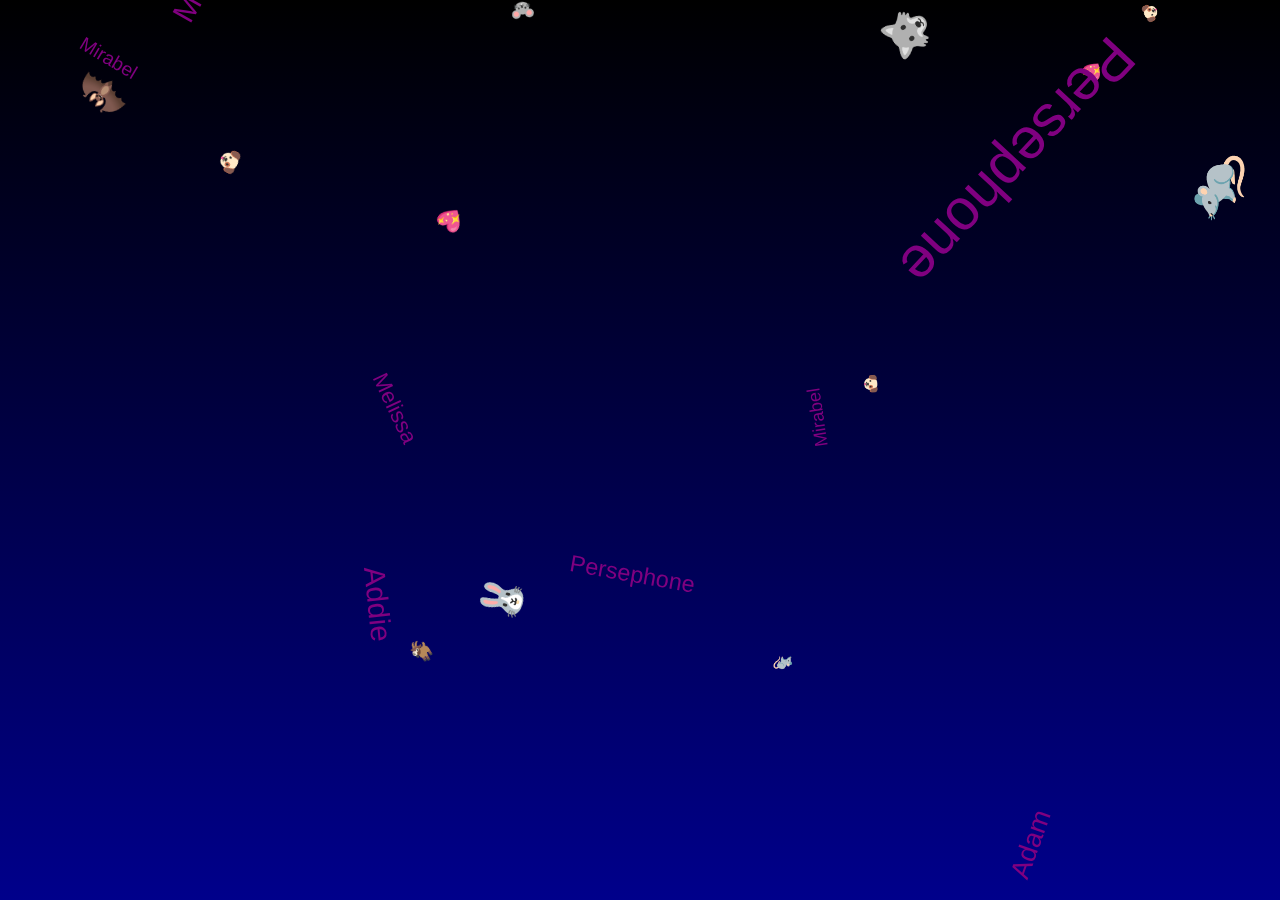
<file: index.html>
<!DOCTYPE html>
<html>
<head>
    <title>Starfield Effect</title>
    <style>
        body {
            margin: 0;
            overflow: hidden;
            display: flex;
            justify-content: center;
            align-items: center;
            height: 100vh;
            background: black; /* Fallback background for aesthetic */
        }

        canvas {
            position: absolute;
            top: 0;
            left: 0;
            width: 100%;
            height: 100%;
            display: block;
        }

        iframe {
            width: 700px;
            height: 228px;
            border: none; /* Remove borders */
            border-radius: 0; /* Remove border-radius */
            z-index: 1; /* Ensure it stays above the canvas */
        }
    </style>
</head>
<body>
    <canvas id="starfield"></canvas>
    <iframe 
        src="https://www.udio.com/embed/whmc2bCoLc5dMm3aGwKAzK?embedVariant=alternate&utm_source=generator">
    </iframe>

    <script>
    const canvas = document.getElementById('starfield');
    const ctx = canvas.getContext('2d');
    let width, height;

    const stars = [];
    const emojis = ['🐀', 'Addie', '💖','🐲','🐺','🐭','🐹','🐰', 'Persephone', '🦇', 'Melissa', '💖', 'Mirabel', '🐐',  'Adam', '🐶'];
    const numStars = 20;

    function resizeCanvas() {
        width = window.innerWidth;
        height = window.innerHeight;
        canvas.width = width;
        canvas.height = height;

        // Initialize or reset stars
        for (let i = 0; i < numStars; i++) {
            const randomVelocity = Math.random();
            stars[i] = {
                x: Math.random() * width,
                y: Math.random() * height,
                velocity: randomVelocity * randomVelocity * 3 + 1,
                emoji: emojis[Math.floor(Math.random() * emojis.length)],
                rotation: Math.random() * 2 * Math.PI,
                rotationSpeed: Math.random() * 0.02 - 0.01
            };
        }
    }

    function draw() {
        const gradient = ctx.createLinearGradient(0, 0, 0, height);
        gradient.addColorStop(0, 'black');
        gradient.addColorStop(1, 'darkblue');

        ctx.fillStyle = gradient;
        ctx.fillRect(0, 0, width, height);

        stars.sort((a, b) => a.velocity - b.velocity);

        for (let i = 0; i < numStars; i++) {
            const star = stars[i];

            ctx.save();
            ctx.translate(star.x, star.y);
            ctx.rotate(star.rotation);

            ctx.font = `${star.velocity}em Arial`;
            ctx.fillStyle = 'purple';
            ctx.fillText(star.emoji, 0, 0);

            ctx.restore();

            star.x += star.velocity;
            star.rotation += star.rotationSpeed;
            if (star.x > width) {
                star.x = 0;
                star.y = Math.random() * height;
                star.velocity = Math.random() * 3 + 1;
                star.emoji = emojis[Math.floor(Math.random() * emojis.length)];
                star.rotation = Math.random() * 2 * Math.PI;
                star.rotationSpeed = Math.random() * 0.02 - 0.01;
            }
        }
    }

    function animate() {
        draw();
        requestAnimationFrame(animate);
    }

    resizeCanvas();
    animate();

    window.addEventListener('resize', resizeCanvas);
    </script>
</body>
</html>
</file>
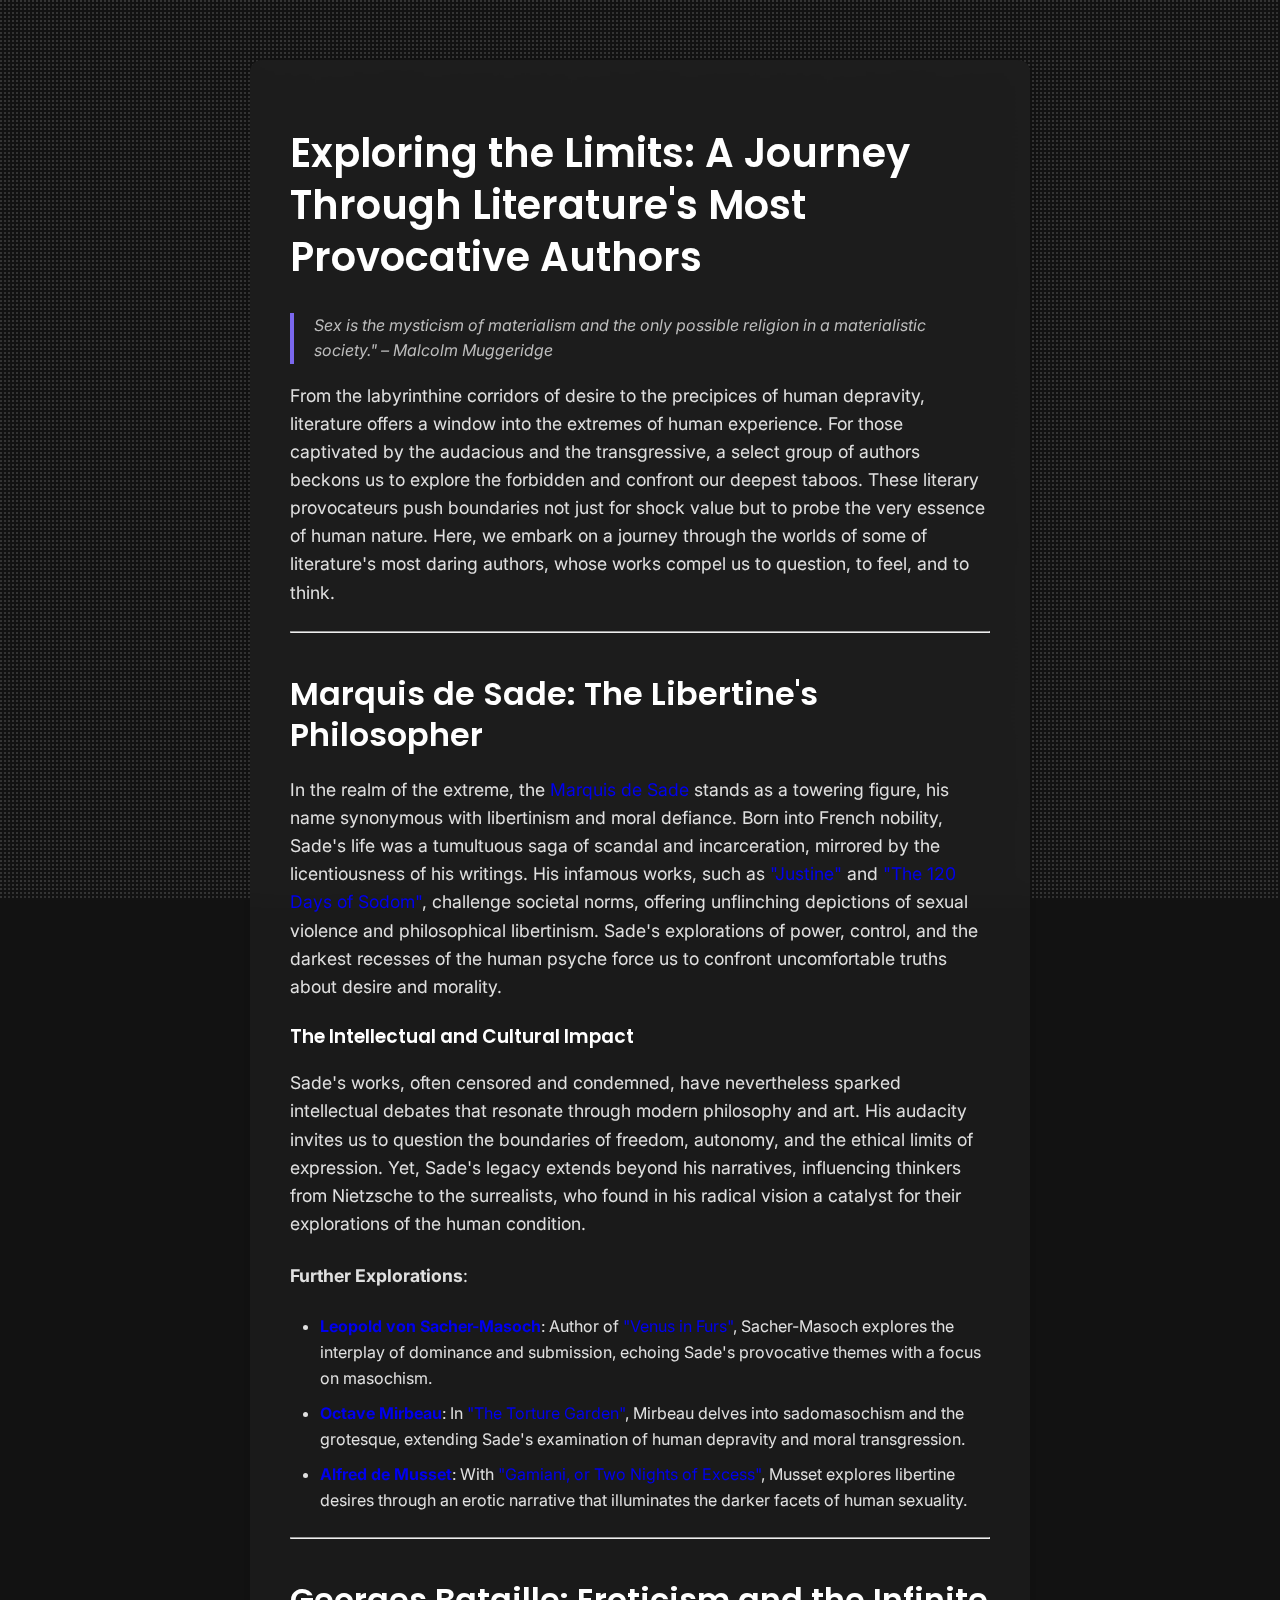
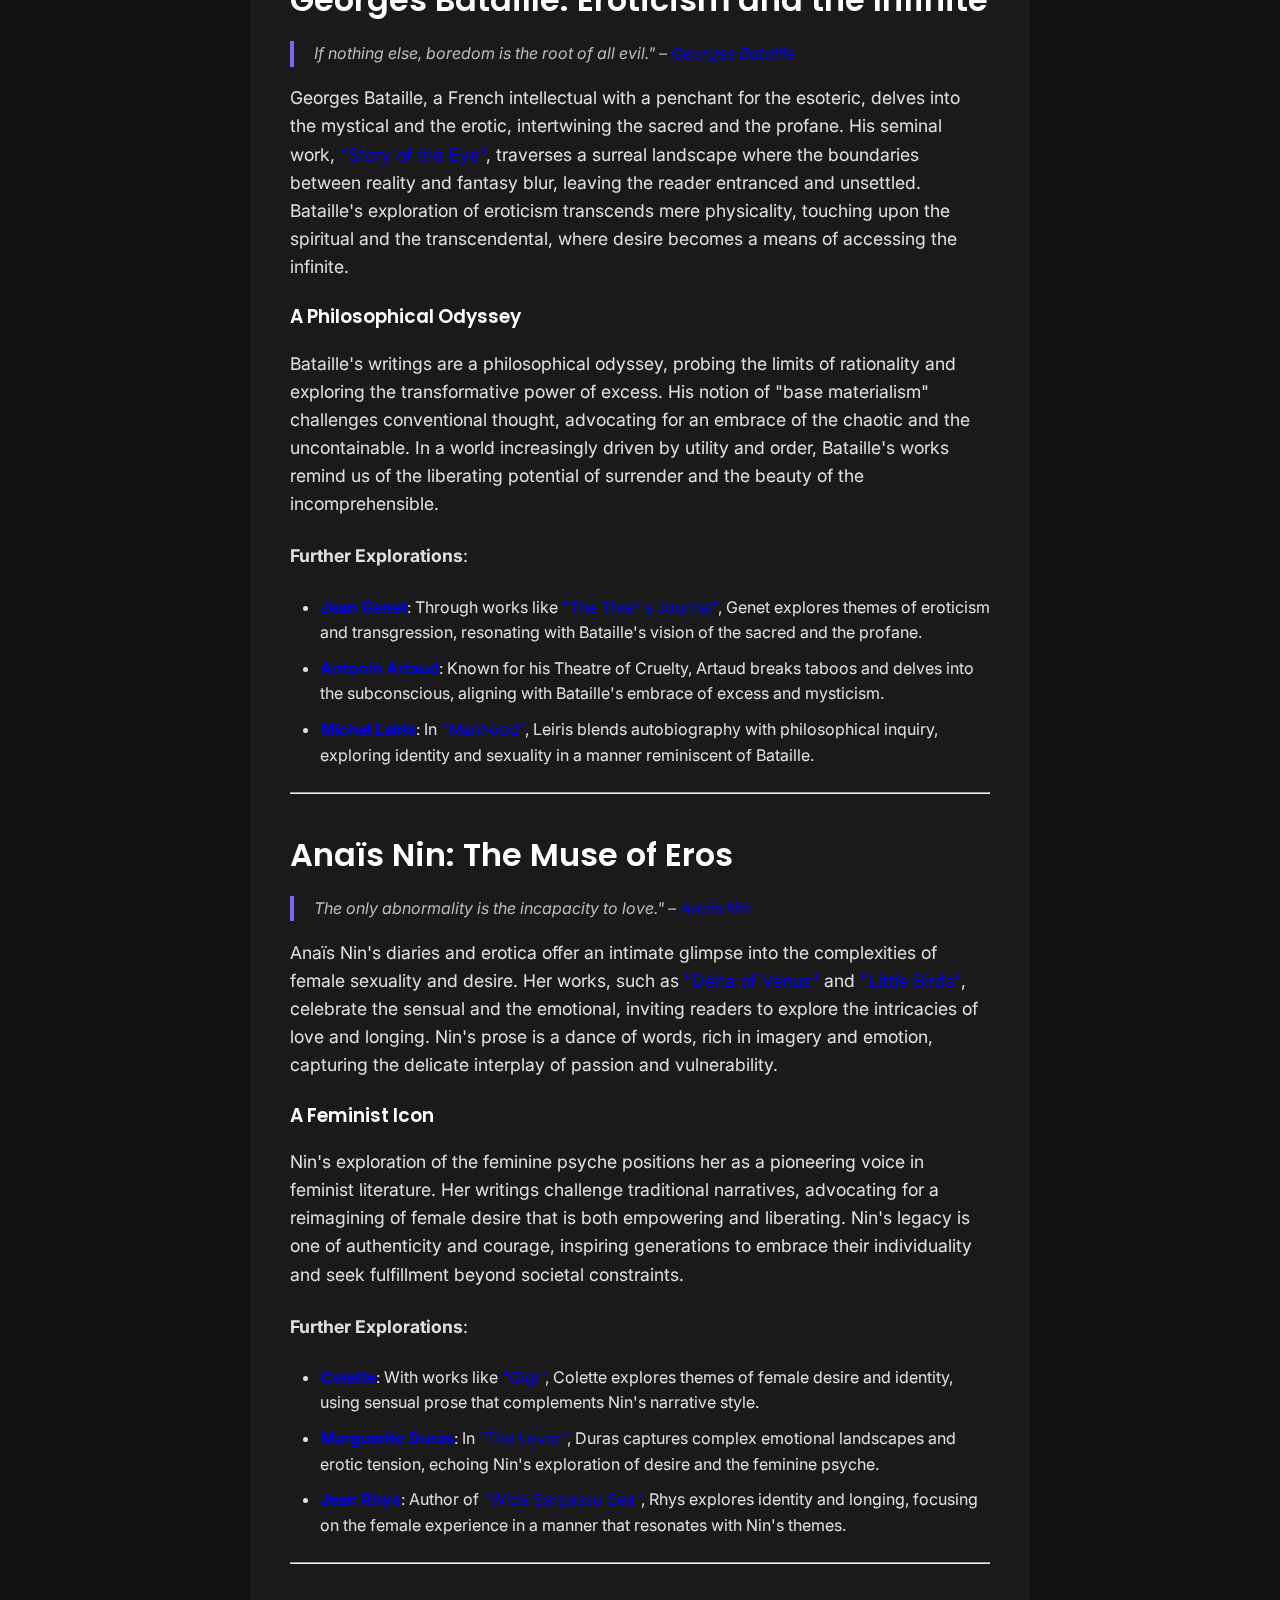
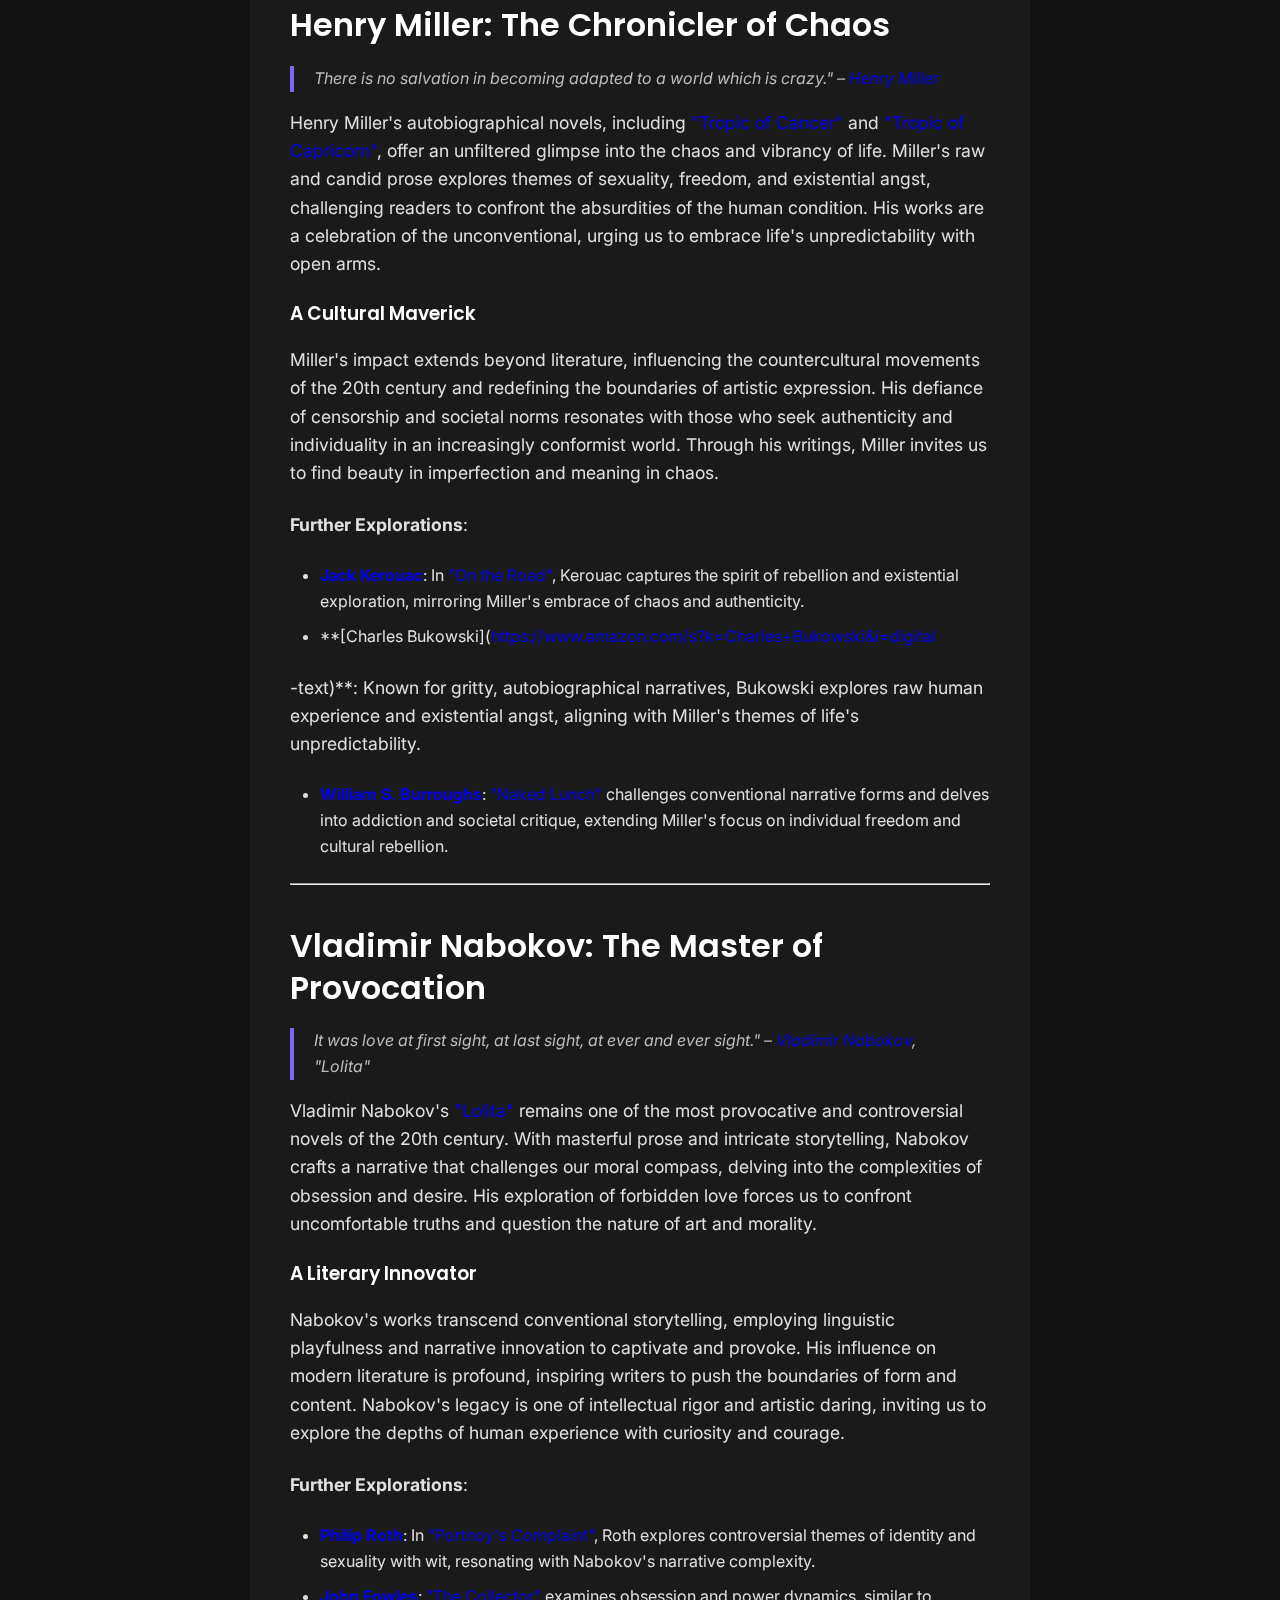
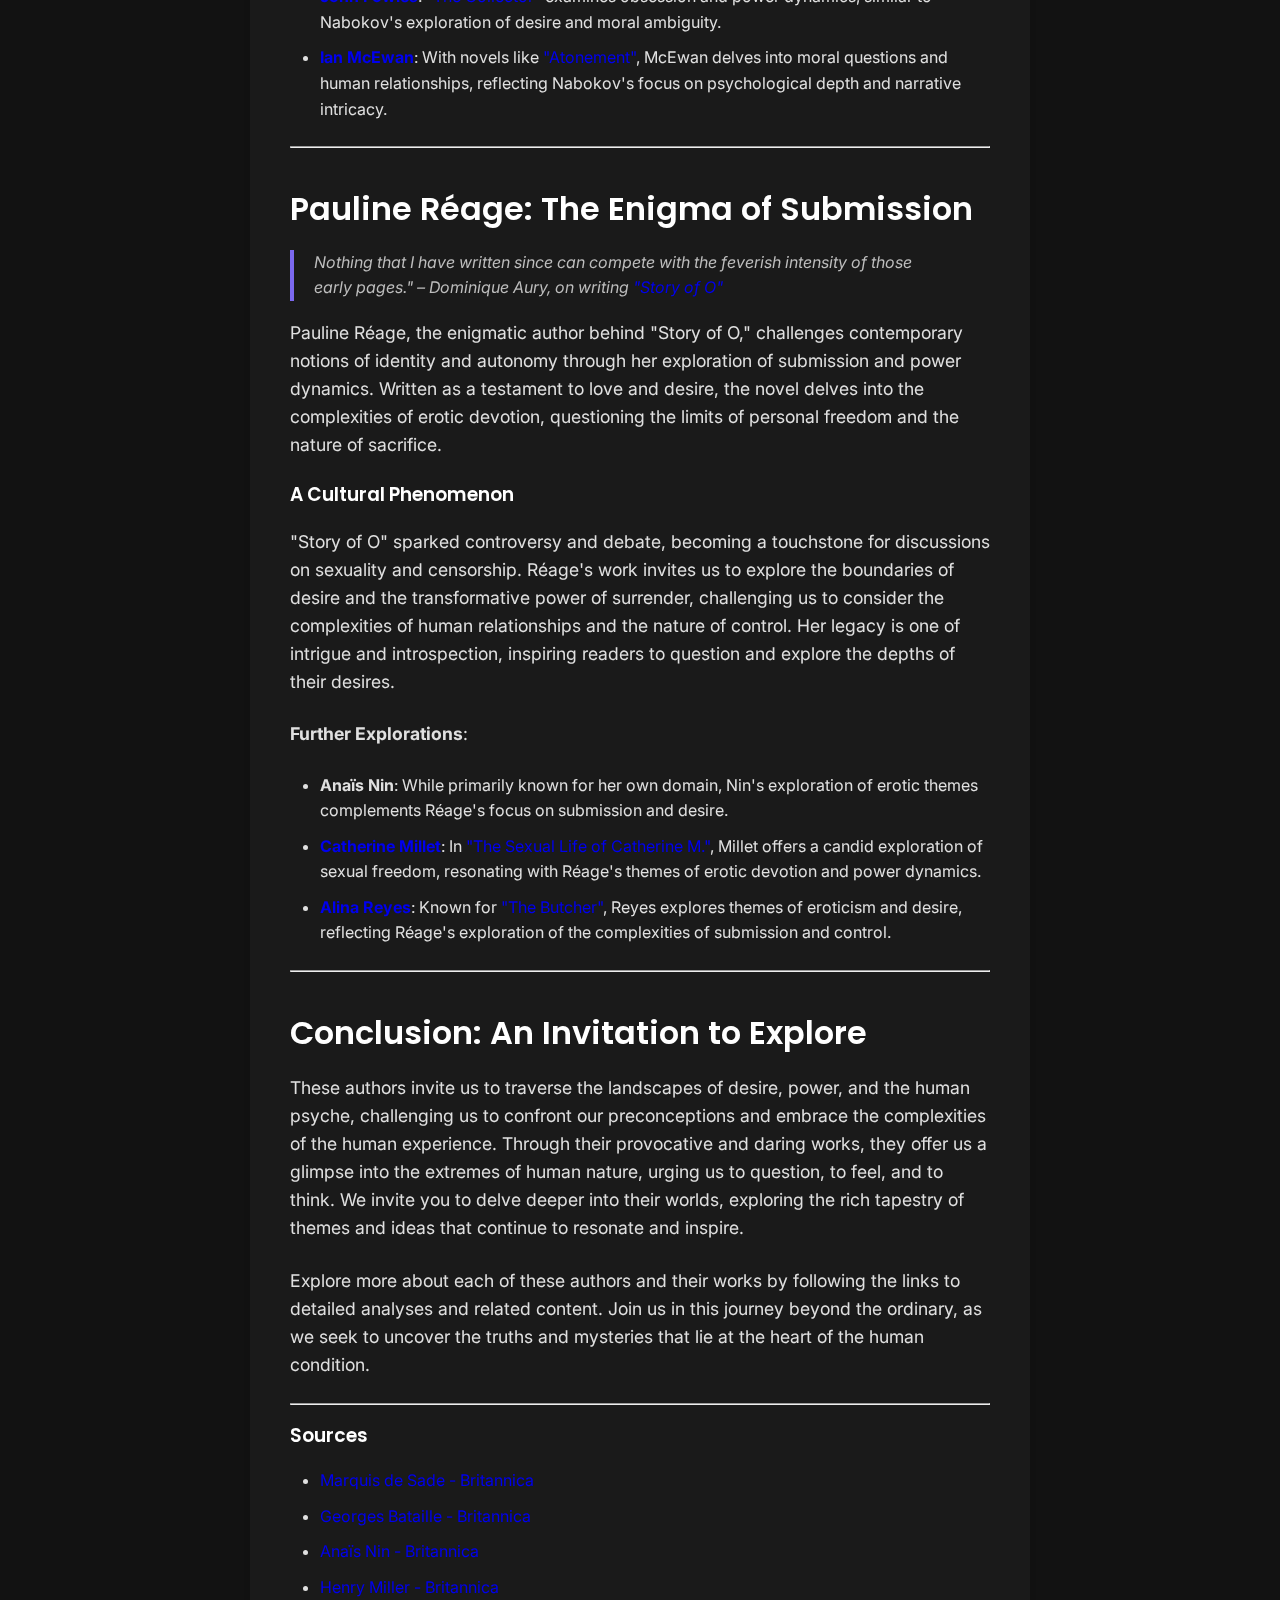
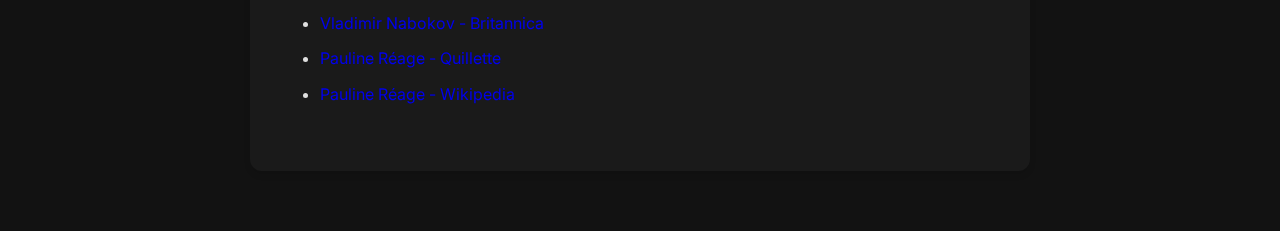
<file: _post01.html>
<!DOCTYPE html>
<html lang="en">

<head>
    <meta charset="UTF-8">
    <meta name="viewport" content="width=device-width, initial-scale=1.0">
    <title>Enhanced Blog Post Example - Glass Effect</title>
    <link
        href="https://fonts.googleapis.com/css2?family=Inter:wght@400;600&family=Poppins:wght@600&family=Fira+Code&display=swap"
        rel="stylesheet">
    <style>
        body {
            font-family: 'Inter', sans-serif;
            margin: 0;
            padding: 0;
            line-height: 1.6;
            color: #e0e0e0;
            background-color: #121212;
            min-height: 100vh;
            display: flex;
            justify-content: center;
            align-items: center;
        }

        .background {
            position: fixed;
            top: 0;
            left: 0;
            width: 100%;
            height: 100%;
            z-index: -1;
            opacity: 0.15;
        }

        .container {
            max-width: 700px;
            margin: 60px auto;
            padding: 40px;
            background-color: rgba(30, 30, 30, 0.7);
            backdrop-filter: blur(10px);
            border-radius: 12px;
            box-shadow: 0 4px 6px rgba(0, 0, 0, 0.1);
        }

        h1,
        h2,
        h3,
        h4,
        h5,
        h6 {
            font-family: 'Poppins', sans-serif;
            font-weight: 600;
            color: #ffffff;
            margin-bottom: 20px;
            line-height: 1.3;
        }

        h1 {
            font-size: 2.5rem;
            margin-bottom: 30px;
        }

        h2 {
            font-size: 2rem;
            margin-top: 40px;
        }

        p {
            margin-bottom: 24px;
            font-size: 1.1rem;
        }

        a {
            text-decoration: none;
            transition: color 0.3s ease;
        }

        a:hover {
            color: #9370db;
            text-decoration: underline;
        }

        a:visited {
            color: #4444cc;
        }

        blockquote {
            border-left: 4px solid #7b68ee;
            padding-left: 20px;
            margin-left: 0;
            font-style: italic;
            color: #bdbdbd;
        }

        ul,
        ol {
            padding-left: 30px;
            margin-bottom: 24px;
        }

        li {
            margin-bottom: 10px;
        }

        pre,
        code {
            background-color: rgba(42, 42, 42, 0.7);
            border-radius: 4px;
            padding: 2px 5px;
            font-family: 'Fira Code', monospace;
            font-size: 0.9rem;
        }

        pre {
            padding: 15px;
            overflow-x: auto;
        }

        @media (max-width: 768px) {
            .container {
                padding: 30px;
                margin: 30px auto;
            }

            h1 {
                font-size: 2rem;
            }

            h2 {
                font-size: 1.75rem;
            }
        }
    </style>
</head>

<body>
    <div class="background"></div>
    <div class="container">
        <h1 id="exploring-the-limits-a-journey-through-literature-s-most-provocative-authors">Exploring the Limits: A
            Journey Through Literature&#39;s Most Provocative Authors</h1>
        <blockquote>Sex is the mysticism of materialism and the only possible religion in a materialistic society.&quot; –
            Malcolm Muggeridge</blockquote>
        <p>From the labyrinthine corridors of desire to the precipices of human depravity, literature offers a window
            into the extremes of human experience. For those captivated by the audacious and the transgressive, a select
            group of authors beckons us to explore the forbidden and confront our deepest taboos. These literary
            provocateurs push boundaries not just for shock value but to probe the very essence of human nature. Here,
            we embark on a journey through the worlds of some of literature&#39;s most daring authors, whose works
            compel us to question, to feel, and to think.</p>
        <hr>


        <h2 id="marquis-de-sade-the-libertine-s-philosopher">Marquis de Sade: The Libertine&#39;s Philosopher</h2>
        <p>In the realm of the extreme, the <a
                href="https://www.amazon.com/s?k=Marquis+de+Sade&amp;i=digital-text">Marquis de Sade</a> stands as a
            towering figure, his name synonymous with libertinism and moral defiance. Born into French nobility,
            Sade&#39;s life was a tumultuous saga of scandal and incarceration, mirrored by the licentiousness of his
            writings. His infamous works, such as <a
                href="https://www.amazon.com/s?k=Justine+Marquis+de+Sade&amp;i=digital-text">&quot;Justine&quot;</a> and
            <a href="https://www.amazon.com/s?k=The+120+Days+of+Sodom&amp;i=digital-text">&quot;The 120 Days of
                Sodom&quot;</a>, challenge societal norms, offering unflinching depictions of sexual violence and
            philosophical libertinism. Sade&#39;s explorations of power, control, and the darkest recesses of the human
            psyche force us to confront uncomfortable truths about desire and morality.</p>
        <h3 id="the-intellectual-and-cultural-impact">The Intellectual and Cultural Impact</h3>
        <p>Sade&#39;s works, often censored and condemned, have nevertheless sparked intellectual debates that resonate
            through modern philosophy and art. His audacity invites us to question the boundaries of freedom, autonomy,
            and the ethical limits of expression. Yet, Sade&#39;s legacy extends beyond his narratives, influencing
            thinkers from Nietzsche to the surrealists, who found in his radical vision a catalyst for their
            explorations of the human condition.</p>
        <p><strong>Further Explorations</strong>:</p>
        <ul>
            <li><strong><a href="https://www.amazon.com/s?k=Leopold+von+Sacher-Masoch&amp;i=digital-text">Leopold von
                        Sacher-Masoch</a></strong>: Author of <a
                    href="https://www.amazon.com/s?k=Venus+in+Furs&amp;i=digital-text">&quot;Venus in Furs&quot;</a>,
                Sacher-Masoch explores the interplay of dominance and submission, echoing Sade&#39;s provocative themes
                with a focus on masochism.</li>
            <li><strong><a href="https://www.amazon.com/s?k=Octave+Mirbeau&amp;i=digital-text">Octave
                        Mirbeau</a></strong>: In <a
                    href="https://www.amazon.com/s?k=The+Torture+Garden&amp;i=digital-text">&quot;The Torture
                    Garden&quot;</a>, Mirbeau delves into sadomasochism and the grotesque, extending Sade&#39;s
                examination of human depravity and moral transgression.</li>
            <li><strong><a href="https://www.amazon.com/s?k=Alfred+de+Musset&amp;i=digital-text">Alfred de
                        Musset</a></strong>: With <a
                    href="https://www.amazon.com/s?k=Gamiani+or+Two+Nights+of+Excess&amp;i=digital-text">&quot;Gamiani,
                    or Two Nights of Excess&quot;</a>, Musset explores libertine desires through an erotic narrative
                that illuminates the darker facets of human sexuality.</li>
        </ul>
        <hr>


        <h2 id="georges-bataille-eroticism-and-the-infinite">Georges Bataille: Eroticism and the Infinite</h2>
        <blockquote>If nothing else, boredom is the root of all evil.&quot; – <a
                href="https://www.amazon.com/s?k=Georges+Bataille&amp;i=digital-text">Georges Bataille</a></blockquote>

        <p>Georges Bataille, a French intellectual with a penchant for the esoteric, delves into the mystical and the
            erotic, intertwining the sacred and the profane. His seminal work, <a
                href="https://www.amazon.com/s?k=Story+of+the+Eye&amp;i=digital-text">&quot;Story of the Eye&quot;</a>,
            traverses a surreal landscape where the boundaries between reality and fantasy blur, leaving the reader
            entranced and unsettled. Bataille&#39;s exploration of eroticism transcends mere physicality, touching upon
            the spiritual and the transcendental, where desire becomes a means of accessing the infinite.</p>
        <h3 id="a-philosophical-odyssey">A Philosophical Odyssey</h3>
        <p>Bataille&#39;s writings are a philosophical odyssey, probing the limits of rationality and exploring the
            transformative power of excess. His notion of &quot;base materialism&quot; challenges conventional thought,
            advocating for an embrace of the chaotic and the uncontainable. In a world increasingly driven by utility
            and order, Bataille&#39;s works remind us of the liberating potential of surrender and the beauty of the
            incomprehensible.</p>
        <p><strong>Further Explorations</strong>:</p>
        <ul>
            <li><strong><a href="https://www.amazon.com/s?k=Jean+Genet&amp;i=digital-text">Jean Genet</a></strong>:
                Through works like <a
                    href="https://www.amazon.com/s?k=The+Thief&#39;s+Journal&amp;i=digital-text">&quot;The Thief&#39;s
                    Journal&quot;</a>, Genet explores themes of eroticism and transgression, resonating with
                Bataille&#39;s vision of the sacred and the profane.</li>
            <li><strong><a href="https://www.amazon.com/s?k=Antonin+Artaud&amp;i=digital-text">Antonin
                        Artaud</a></strong>: Known for his Theatre of Cruelty, Artaud breaks taboos and delves into the
                subconscious, aligning with Bataille&#39;s embrace of excess and mysticism.</li>
            <li><strong><a href="https://www.amazon.com/s?k=Michel+Leiris&amp;i=digital-text">Michel
                        Leiris</a></strong>: In <a
                    href="https://www.amazon.com/s?k=Manhood+Michel+Leiris&amp;i=digital-text">&quot;Manhood&quot;</a>,
                Leiris blends autobiography with philosophical inquiry, exploring identity and sexuality in a manner
                reminiscent of Bataille.</li>
        </ul>
        <hr>


        <h2 id="ana-s-nin-the-muse-of-eros">Anaïs Nin: The Muse of Eros</h2>
        <blockquote>The only abnormality is the incapacity to love.&quot; – <a
                href="https://www.amazon.com/s?k=Anais+Nin&amp;i=digital-text">Anaïs Nin</a></blockquote>
        <p>Anaïs Nin&#39;s diaries and erotica offer an intimate glimpse into the complexities of female sexuality and
            desire. Her works, such as <a
                href="https://www.amazon.com/s?k=Delta+of+Venus&amp;i=digital-text">&quot;Delta of Venus&quot;</a> and
            <a href="https://www.amazon.com/s?k=Little+Birds&amp;i=digital-text">&quot;Little Birds&quot;</a>, celebrate
            the sensual and the emotional, inviting readers to explore the intricacies of love and longing. Nin&#39;s
            prose is a dance of words, rich in imagery and emotion, capturing the delicate interplay of passion and
            vulnerability.</p>
        <h3 id="a-feminist-icon">A Feminist Icon</h3>
        <p>Nin&#39;s exploration of the feminine psyche positions her as a pioneering voice in feminist literature. Her
            writings challenge traditional narratives, advocating for a reimagining of female desire that is both
            empowering and liberating. Nin&#39;s legacy is one of authenticity and courage, inspiring generations to
            embrace their individuality and seek fulfillment beyond societal constraints.</p>
        <p><strong>Further Explorations</strong>:</p>
        <ul>
            <li><strong><a href="https://www.amazon.com/s?k=Colette&amp;i=digital-text">Colette</a></strong>: With works
                like <a href="https://www.amazon.com/s?k=Gigi+Colette&amp;i=digital-text">&quot;Gigi&quot;</a>, Colette
                explores themes of female desire and identity, using sensual prose that complements Nin&#39;s narrative
                style.</li>
            <li><strong><a href="https://www.amazon.com/s?k=Marguerite+Duras&amp;i=digital-text">Marguerite
                        Duras</a></strong>: In <a
                    href="https://www.amazon.com/s?k=The+Lover+Marguerite+Duras&amp;i=digital-text">&quot;The
                    Lover&quot;</a>, Duras captures complex emotional landscapes and erotic tension, echoing Nin&#39;s
                exploration of desire and the feminine psyche.</li>
            <li><strong><a href="https://www.amazon.com/s?k=Jean+Rhys&amp;i=digital-text">Jean Rhys</a></strong>: Author
                of <a href="https://www.amazon.com/s?k=Wide+Sargasso+Sea&amp;i=digital-text">&quot;Wide Sargasso
                    Sea&quot;</a>, Rhys explores identity and longing, focusing on the female experience in a manner
                that resonates with Nin&#39;s themes.</li>
        </ul>
        <hr>


        <h2 id="henry-miller-the-chronicler-of-chaos">Henry Miller: The Chronicler of Chaos</h2>
        <blockquote>There is no salvation in becoming adapted to a world which is crazy.&quot; – <a
                href="https://www.amazon.com/s?k=Henry+Miller&amp;i=digital-text">Henry Miller</a></blockquote>
        <p>Henry Miller&#39;s autobiographical novels, including <a
                href="https://www.amazon.com/s?k=Tropic+of+Cancer&amp;i=digital-text">&quot;Tropic of Cancer&quot;</a>
            and <a href="https://www.amazon.com/s?k=Tropic+of+Capricorn&amp;i=digital-text">&quot;Tropic of
                Capricorn&quot;</a>, offer an unfiltered glimpse into the chaos and vibrancy of life. Miller&#39;s raw
            and candid prose explores themes of sexuality, freedom, and existential angst, challenging readers to
            confront the absurdities of the human condition. His works are a celebration of the unconventional, urging
            us to embrace life&#39;s unpredictability with open arms.</p>
        <h3 id="a-cultural-maverick">A Cultural Maverick</h3>
        <p>Miller&#39;s impact extends beyond literature, influencing the countercultural movements of the 20th century
            and redefining the boundaries of artistic expression. His defiance of censorship and societal norms
            resonates with those who seek authenticity and individuality in an increasingly conformist world. Through
            his writings, Miller invites us to find beauty in imperfection and meaning in chaos.</p>
        <p><strong>Further Explorations</strong>:</p>
        <ul>
            <li><strong><a href="https://www.amazon.com/s?k=Jack+Kerouac&amp;i=digital-text">Jack Kerouac</a></strong>:
                In <a href="https://www.amazon.com/s?k=On+the+Road+Jack+Kerouac&amp;i=digital-text">&quot;On the
                    Road&quot;</a>, Kerouac captures the spirit of rebellion and existential exploration, mirroring
                Miller&#39;s embrace of chaos and authenticity.</li>
            <li>**[Charles Bukowski](<a
                    href="https://www.amazon.com/s?k=Charles+Bukowski&amp;i=digital">https://www.amazon.com/s?k=Charles+Bukowski&amp;i=digital</a>
            </li>
        </ul>
        <p>-text)**: Known for gritty, autobiographical narratives, Bukowski explores raw human experience and
            existential angst, aligning with Miller&#39;s themes of life&#39;s unpredictability.</p>
        <ul>
            <li><strong><a href="https://www.amazon.com/s?k=William+S.+Burroughs&amp;i=digital-text">William S.
                        Burroughs</a></strong>: <a
                    href="https://www.amazon.com/s?k=Naked+Lunch&amp;i=digital-text">&quot;Naked Lunch&quot;</a>
                challenges conventional narrative forms and delves into addiction and societal critique, extending
                Miller&#39;s focus on individual freedom and cultural rebellion.</li>
        </ul>
        <hr>


        <h2 id="vladimir-nabokov-the-master-of-provocation">Vladimir Nabokov: The Master of Provocation</h2>
        <blockquote>It was love at first sight, at last sight, at ever and ever sight.&quot; – <a
                href="https://www.amazon.com/s?k=Vladimir+Nabokov&amp;i=digital-text">Vladimir Nabokov</a>,
            &quot;Lolita&quot;</blockquote>
        <p>Vladimir Nabokov&#39;s <a href="https://www.amazon.com/s?k=Lolita&amp;i=digital-text">&quot;Lolita&quot;</a>
            remains one of the most provocative and controversial novels of the 20th century. With masterful prose and
            intricate storytelling, Nabokov crafts a narrative that challenges our moral compass, delving into the
            complexities of obsession and desire. His exploration of forbidden love forces us to confront uncomfortable
            truths and question the nature of art and morality.</p>
        <h3 id="a-literary-innovator">A Literary Innovator</h3>
        <p>Nabokov&#39;s works transcend conventional storytelling, employing linguistic playfulness and narrative
            innovation to captivate and provoke. His influence on modern literature is profound, inspiring writers to
            push the boundaries of form and content. Nabokov&#39;s legacy is one of intellectual rigor and artistic
            daring, inviting us to explore the depths of human experience with curiosity and courage.</p>
        <p><strong>Further Explorations</strong>:</p>
        <ul>
            <li><strong><a href="https://www.amazon.com/s?k=Philip+Roth&amp;i=digital-text">Philip Roth</a></strong>: In
                <a href="https://www.amazon.com/s?k=Portnoy&#39;s+Complaint&amp;i=digital-text">&quot;Portnoy&#39;s
                    Complaint&quot;</a>, Roth explores controversial themes of identity and sexuality with wit,
                resonating with Nabokov&#39;s narrative complexity.</li>
            <li><strong><a href="https://www.amazon.com/s?k=John+Fowles&amp;i=digital-text">John Fowles</a></strong>: <a
                    href="https://www.amazon.com/s?k=The+Collector&amp;i=digital-text">&quot;The Collector&quot;</a>
                examines obsession and power dynamics, similar to Nabokov&#39;s exploration of desire and moral
                ambiguity.</li>
            <li><strong><a href="https://www.amazon.com/s?k=Ian+McEwan&amp;i=digital-text">Ian McEwan</a></strong>: With
                novels like <a href="https://www.amazon.com/s?k=Atonement&amp;i=digital-text">&quot;Atonement&quot;</a>,
                McEwan delves into moral questions and human relationships, reflecting Nabokov&#39;s focus on
                psychological depth and narrative intricacy.</li>
        </ul>
        <hr>


        <h2 id="pauline-r-age-the-enigma-of-submission">Pauline Réage: The Enigma of Submission</h2>
        <blockquote>Nothing that I have written since can compete with the feverish intensity of those early pages.&quot; –
            Dominique Aury, on writing <a href="https://www.amazon.com/s?k=Story+of+O&amp;i=digital-text">&quot;Story of
                O&quot;</a></blockquote>
        <p>Pauline Réage, the enigmatic author behind &quot;Story of O,&quot; challenges contemporary notions of
            identity and autonomy through her exploration of submission and power dynamics. Written as a testament to
            love and desire, the novel delves into the complexities of erotic devotion, questioning the limits of
            personal freedom and the nature of sacrifice.</p>
        <h3 id="a-cultural-phenomenon">A Cultural Phenomenon</h3>
        <p>&quot;Story of O&quot; sparked controversy and debate, becoming a touchstone for discussions on sexuality and
            censorship. Réage&#39;s work invites us to explore the boundaries of desire and the transformative power of
            surrender, challenging us to consider the complexities of human relationships and the nature of control. Her
            legacy is one of intrigue and introspection, inspiring readers to question and explore the depths of their
            desires.</p>
        <p><strong>Further Explorations</strong>:</p>
        <ul>
            <li><strong>Anaïs Nin</strong>: While primarily known for her own domain, Nin&#39;s exploration of erotic
                themes complements Réage&#39;s focus on submission and desire.</li>
            <li><strong><a href="https://www.amazon.com/s?k=Catherine+Millet&amp;i=digital-text">Catherine
                        Millet</a></strong>: In <a
                    href="https://www.amazon.com/s?k=The+Sexual+Life+of+Catherine+M.&amp;i=digital-text">&quot;The
                    Sexual Life of Catherine M.&quot;</a>, Millet offers a candid exploration of sexual freedom,
                resonating with Réage&#39;s themes of erotic devotion and power dynamics.</li>
            <li><strong><a href="https://www.amazon.com/s?k=Alina+Reyes&amp;i=digital-text">Alina Reyes</a></strong>:
                Known for <a href="https://www.amazon.com/s?k=The+Butcher+Alina+Reyes&amp;i=digital-text">&quot;The
                    Butcher&quot;</a>, Reyes explores themes of eroticism and desire, reflecting Réage&#39;s exploration
                of the complexities of submission and control.</li>
        </ul>
        <hr>


        <h2 id="conclusion-an-invitation-to-explore">Conclusion: An Invitation to Explore</h2>
        <p>These authors invite us to traverse the landscapes of desire, power, and the human psyche, challenging us to
            confront our preconceptions and embrace the complexities of the human experience. Through their provocative
            and daring works, they offer us a glimpse into the extremes of human nature, urging us to question, to feel,
            and to think. We invite you to delve deeper into their worlds, exploring the rich tapestry of themes and
            ideas that continue to resonate and inspire.</p>
        <p>Explore more about each of these authors and their works by following the links to detailed analyses and
            related content. Join us in this journey beyond the ordinary, as we seek to uncover the truths and mysteries
            that lie at the heart of the human condition.</p>
        <hr>
        <h3 id="sources">Sources</h3>
        <ul>
            <li><a href="https://www.britannica.com/biography/Marquis-de-Sade">Marquis de Sade - Britannica</a></li>
            <li><a href="https://www.britannica.com/biography/Georges-Bataille">Georges Bataille - Britannica</a></li>
            <li><a href="https://www.britannica.com/biography/Anais-Nin">Anaïs Nin - Britannica</a></li>
            <li><a href="https://www.britannica.com/biography/Henry-Miller">Henry Miller - Britannica</a></li>
            <li><a href="https://www.britannica.com/biography/Vladimir-Nabokov">Vladimir Nabokov - Britannica</a></li>
            <li><a href="https://quillette.com/2021/02/20/my-own-private-chateau-pauline-reages-story-of-o-revisited/">Pauline
                    Réage - Quillette</a></li>
            <li><a href="https://en.wikipedia.org/wiki/Anne_Desclos">Pauline Réage - Wikipedia</a></li>
        </ul>


    </div>

    <script>
        // Simple background texture using canvas
        const canvas = document.createElement('canvas');
        const ctx = canvas.getContext('2d');
        canvas.width = 256;
        canvas.height = 256;

        for (let x = 0; x < canvas.width; x += 4) {
            for (let y = 0; y < canvas.height; y += 4) {
                const value = Math.floor(Math.random() * 32) + 224;
                ctx.fillStyle = `rgb(${value},${value},${value})`;
                ctx.fillRect(x, y, 2, 2);
            }
        }

        document.querySelector('.background').style.backgroundImage = `url(${canvas.toDataURL()})`;
    </script>
</body>

</html>
</file>
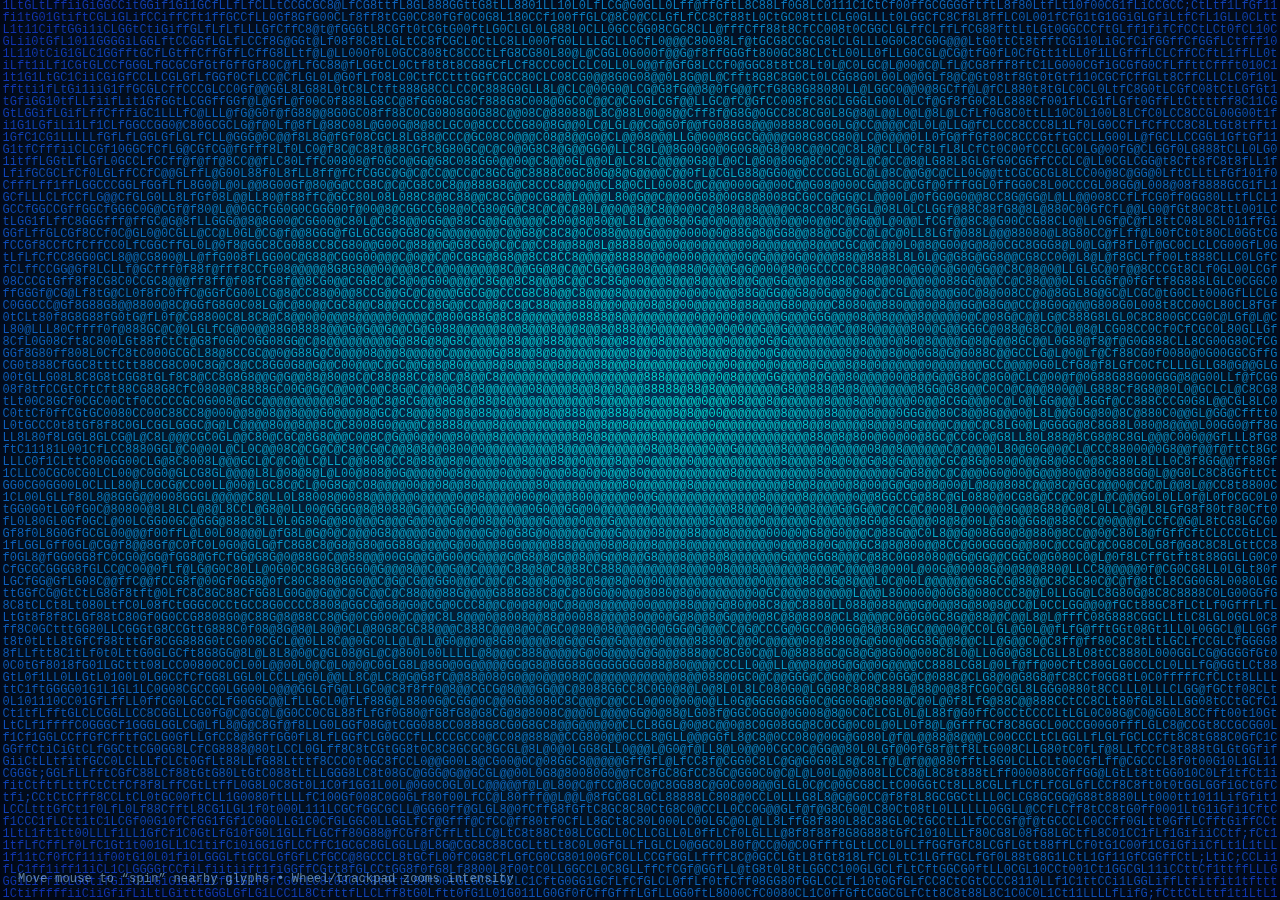
<file: aty.html>
<!doctype html>
<html lang="en">
<head>
  <meta charset="utf-8" />
  <meta name="viewport" content="width=device-width, initial-scale=1" />
  <title>ASCII Spin Field</title>
  <style>
    :root{
      --bg0:#04081a; /* deep dark blue */
      --bg1:#020515;
      --glow: rgba(0, 242, 255, 0.10);
      --mono: ui-monospace, SFMono-Regular, Menlo, Monaco, Consolas, "Liberation Mono", "Courier New", monospace;
    }

    html, body {
      height: 100%;
      margin: 0;
      background: radial-gradient(1200px 800px at 50% 40%, #07123a 0%, var(--bg0) 45%, var(--bg1) 100%);
      overflow: hidden;
    }

    #wrap {
      position: fixed;
      inset: 0;
      display: grid;
      place-items: center;
      background:
        radial-gradient(900px 600px at 50% 45%, rgba(0, 255, 230, 0.06), transparent 65%),
        radial-gradient(1200px 900px at 45% 55%, rgba(0, 180, 255, 0.05), transparent 70%);
    }

    /* pre holds a single giant text node (fast) */
    pre {
      margin: 0;
      user-select: none;
      font-family: var(--mono);
      line-height: 1;
      letter-spacing: 0;
      white-space: pre;
      will-change: contents;
      filter:
        drop-shadow(0 0 10px var(--glow))
        drop-shadow(0 0 22px rgba(0, 220, 255, 0.08));
    }

    /* Subtle vignette + scanline vibe, optional but nice */
    #fx {
      pointer-events: none;
      position: fixed;
      inset: 0;
      background:
        radial-gradient(1200px 900px at 50% 50%, transparent 0%, rgba(0,0,0,0.25) 55%, rgba(0,0,0,0.45) 100%),
        repeating-linear-gradient(
          to bottom,
          rgba(255,255,255,0.015) 0px,
          rgba(255,255,255,0.015) 1px,
          rgba(0,0,0,0.00) 2px,
          rgba(0,0,0,0.00) 4px
        );
      mix-blend-mode: overlay;
      opacity: 0.55;
    }

    /* Help text */
    #hint{
      position: fixed;
      left: 18px;
      bottom: 14px;
      color: rgba(170, 220, 255, 0.55);
      font: 12px/1.2 var(--mono);
      letter-spacing: 0.2px;
      text-shadow: 0 0 12px rgba(0, 240, 255, 0.12);
      user-select: none;
      pointer-events: none;
    }
  </style>
</head>
<body>
  <div id="wrap">
    <pre id="ascii" aria-label="ASCII visualization"></pre>
  </div>
  <div id="fx"></div>
  <div id="hint">Move mouse to “spin” nearby glyphs • Wheel/trackpad zooms intensity</div>

  <script>
    (() => {
      const pre = document.getElementById('ascii');

      // Character palette (base field uses these).
      const basePalette = " .,:;i1tfLCG08@";
      // Spin palette (rotors) - looks like motion when rotated.
      const rotor = ["|", "/", "—", "\\"]; // em dash looks smoother than hyphen

      // Sizing: compute grid that fits viewport exactly in monospace cells.
      // We'll measure a hidden span to get a robust cell size.
      const measure = (() => {
        const span = document.createElement('span');
        span.textContent = "M";
        span.style.cssText = `
          position: fixed; left: -9999px; top: -9999px;
          font-family: ${getComputedStyle(document.documentElement).getPropertyValue('--mono') || 'monospace'};
          font-size: 14px; line-height: 1; white-space: pre;
        `;
        document.body.appendChild(span);
        const rect = span.getBoundingClientRect();
        span.remove();
        return { w: rect.width, h: rect.height };
      })();

      let cellW = measure.w, cellH = measure.h;

      // We'll adapt font size to viewport so the grid feels dense but readable.
      // Then we re-measure.
      function chooseFontSize() {
        const area = innerWidth * innerHeight;
        // Heuristic: bigger screens get slightly larger monospace.
        let fs = 12;
        if (area > 1.6e6) fs = 13;
        if (area > 2.4e6) fs = 14;
        if (area > 3.2e6) fs = 15;
        if (area > 4.2e6) fs = 16;
        pre.style.fontSize = fs + "px";

        // Re-measure with chosen font size
        const span = document.createElement('span');
        span.textContent = "M";
        span.style.cssText = `
          position: fixed; left: -9999px; top: -9999px;
          font-family: ${getComputedStyle(pre).fontFamily};
          font-size: ${fs}px; line-height: 1; white-space: pre;
        `;
        document.body.appendChild(span);
        const rect = span.getBoundingClientRect();
        span.remove();
        cellW = rect.width;
        cellH = rect.height;
      }

      // Grid state
      let cols = 0, rows = 0, N = 0;
      let baseChar = null;      // Uint16 indices into palette (or rotor marker)
      let phase = null;         // Float32 phase per cell
      let spin = null;          // Float32 spin velocity accumulator
      let tmpChars = null;      // Uint16 temp indices for render
      let mouseX = -1, mouseY = -1;
      let prevMouseX = -1, prevMouseY = -1;
      let intensity = 1.0;      // wheel controls
      let lastT = performance.now();

      // Helpers
      const clamp = (v, a, b) => (v < a ? a : v > b ? b : v);
      const fract = (x) => x - Math.floor(x);

      // Smooth noise-ish function (cheap)
      function hash2(x, y) {
        // deterministic pseudo-random [0..1)
        const s = Math.sin(x * 127.1 + y * 311.7) * 43758.5453123;
        return fract(s);
      }
      function smoothstep(a, b, x){
        x = clamp((x - a) / (b - a), 0, 1);
        return x * x * (3 - 2 * x);
      }

      // Foreground gradient color per cell (deep saturated blue->teal)
      function colorAt(ix, iy, t){
        const u = ix / Math.max(1, cols - 1);
        const v = iy / Math.max(1, rows - 1);

        // Base gradient: teal near center/top-right; deep blue elsewhere.
        const cx = 0.55, cy = 0.45;
        const dx = u - cx, dy = v - cy;
        const r = Math.sqrt(dx*dx + dy*dy);

        // Mix factor with a subtle temporal shimmer
        const k = clamp(1.0 - r * 1.35, 0, 1);
        const shimmer = 0.08 * Math.sin(t*0.001 + u*7.0 + v*5.0);
        const mix = clamp(k + shimmer, 0, 1);

        // Two HSL-ish endpoints (hand-tuned)
        // A: deep blue, B: teal/cyan
        const A = { r: 20,  g: 60,  b: 190 };
        const B = { r: 0,   g: 230, b: 210 };

        const rr = (A.r + (B.r - A.r) * mix) | 0;
        const gg = (A.g + (B.g - A.g) * mix) | 0;
        const bb = (A.b + (B.b - A.b) * mix) | 0;

        // Slight gamma-ish boost for saturation on dark
        return `rgb(${rr},${gg},${bb})`;
      }

      function resize() {
        chooseFontSize();
        cols = Math.max(20, Math.floor(innerWidth / cellW));
        rows = Math.max(10, Math.floor(innerHeight / cellH));
        N = cols * rows;

        baseChar = new Uint16Array(N);
        tmpChars  = new Uint16Array(N);
        phase = new Float32Array(N);
        spin  = new Float32Array(N);

        // Initialize field: density based on radial + noise for texture
        const now = performance.now();
        for (let y = 0; y < rows; y++) {
          for (let x = 0; x < cols; x++) {
            const i = y * cols + x;

            const u = x / Math.max(1, cols - 1);
            const v = y / Math.max(1, rows - 1);

            const dx = u - 0.52, dy = v - 0.48;
            const r = Math.sqrt(dx*dx + dy*dy);

            const n = hash2(x*0.7, y*0.7);
            const band = 0.5 + 0.5*Math.sin((u*8.0 + v*6.0 + n*2.5) * Math.PI);

            // Brightness proxy for picking characters
            let lum = 0.9 * (1.0 - r) + 0.35 * band + 0.25 * n;
            lum = clamp(lum, 0, 1);

            const idx = Math.floor(lum * (basePalette.length - 1));
            baseChar[i] = idx;

            // Phase seeded
            phase[i] = (n * Math.PI * 2) + (r * 3.0);
          }
        }

        pre.textContent = buildHTMLString(now);
      }

      // We render as HTML so each cell can be colored with a gradient foreground.
      // Still a "monolith": one HTML file, no deps.
      function buildHTMLString(t) {
        // A single string, row by row. Use spans per character.
        // This is heavier than plain text, but still OK at moderate grid sizes.
        // We keep it efficient via string builder arrays.
        const out = [];
        out.length = 0;

        for (let y = 0; y < rows; y++) {
          for (let x = 0; x < cols; x++) {
            const i = y * cols + x;

            // Decide whether this cell is spinning (rotor) or base palette
            const sp = spin[i];
            let ch;
            if (Math.abs(sp) > 0.02) {
              // rotor selection from phase direction
              const k = ((phase[i] / (Math.PI*2)) * rotor.length) | 0;
              ch = rotor[((k % rotor.length) + rotor.length) % rotor.length];
            } else {
              ch = basePalette[baseChar[i]];
            }

            // Per-cell color (blue/teal gradient)
            const col = colorAt(x, y, t);

            out.push(`<span style="color:${col}">${escapeHTML(ch)}</span>`);
          }
          out.push("\n");
        }
        return out.join("");
      }

      function escapeHTML(s){
        // Only a few special cases matter for single-char spans.
        if (s === "&") return "&amp;";
        if (s === "<") return "&lt;";
        if (s === ">") return "&gt;";
        if (s === '"') return "&quot;";
        return s;
      }

      // Mouse interaction: apply torque-like impulse around cursor,
      // with sign determined by mouse movement direction.
      function onMove(e) {
        const rect = pre.getBoundingClientRect();
        mouseX = e.clientX - rect.left;
        mouseY = e.clientY - rect.top;

        if (prevMouseX < 0) { prevMouseX = mouseX; prevMouseY = mouseY; }

        const dx = mouseX - prevMouseX;
        const dy = mouseY - prevMouseY;
        prevMouseX = mouseX;
        prevMouseY = mouseY;

        // Mouse velocity
        const v = Math.hypot(dx, dy);
        if (v < 0.2) return;

        // Convert to grid coords
        const gx = mouseX / cellW;
        const gy = mouseY / cellH;

        // Influence radius in cells (scaled by intensity and speed)
        const R = clamp(6 + v * 0.12 * intensity, 6, 20);
        const R2 = R * R;

        // Direction sign: compute "swirl" sign using cross product with radial vector.
        // We'll do per-cell torque = sign( (mouseVel) x (cellVec) )
        const mvx = dx / v, mvy = dy / v;

        const x0 = Math.floor(gx - R), x1 = Math.ceil(gx + R);
        const y0 = Math.floor(gy - R), y1 = Math.ceil(gy + R);

        for (let y = y0; y <= y1; y++) {
          if (y < 0 || y >= rows) continue;
          for (let x = x0; x <= x1; x++) {
            if (x < 0 || x >= cols) continue;

            const cx = x + 0.5;
            const cy = y + 0.5;
            const vxCell = cx - gx;
            const vyCell = cy - gy;
            const d2 = vxCell*vxCell + vyCell*vyCell;
            if (d2 > R2) continue;

            // cross2D(mv, cellVec) = mvx*vy - mvy*vx
            const cross = mvx * vyCell - mvy * vxCell;

            // Falloff: stronger near center, smoother at edges
            const fall = 1.0 - smoothstep(0.0, R2, d2);

            // Impulse magnitude scales with speed
            const imp = cross * fall * (0.55 + v * 0.02) * intensity;

            const i = y * cols + x;
            spin[i] += imp;
          }
        }
      }

      // Wheel adjusts intensity
      function onWheel(e){
        intensity *= (e.deltaY < 0) ? 1.08 : 0.92;
        intensity = clamp(intensity, 0.4, 4.0);
      }

      // Animation loop: decay spin, advance phase, render.
      function tick(t) {
        const dt = Math.min(32, t - lastT);
        lastT = t;

        // Update phases and decay spin
        // Keep this tight; it runs every frame.
        const decay = Math.exp(-dt * 0.012);  // friction
        const adv   = dt * 0.006;             // base phase advance

        for (let i = 0; i < N; i++) {
          const s = spin[i];
          // phase advances with spin too (so it "spins" faster)
          phase[i] += adv + s * (dt * 0.035);
          spin[i] = s * decay;

          // clamp runaway
          if (spin[i] >  3) spin[i] =  3;
          if (spin[i] < -3) spin[i] = -3;
        }

        // Render
        pre.innerHTML = buildHTMLString(t);
        requestAnimationFrame(tick);
      }

      // Init
      resize();
      addEventListener('resize', resize, { passive: true });
      addEventListener('mousemove', onMove, { passive: true });
      addEventListener('wheel', onWheel, { passive: true });

      requestAnimationFrame(tick);
    })();
  </script>
</body>
</html>
</file>
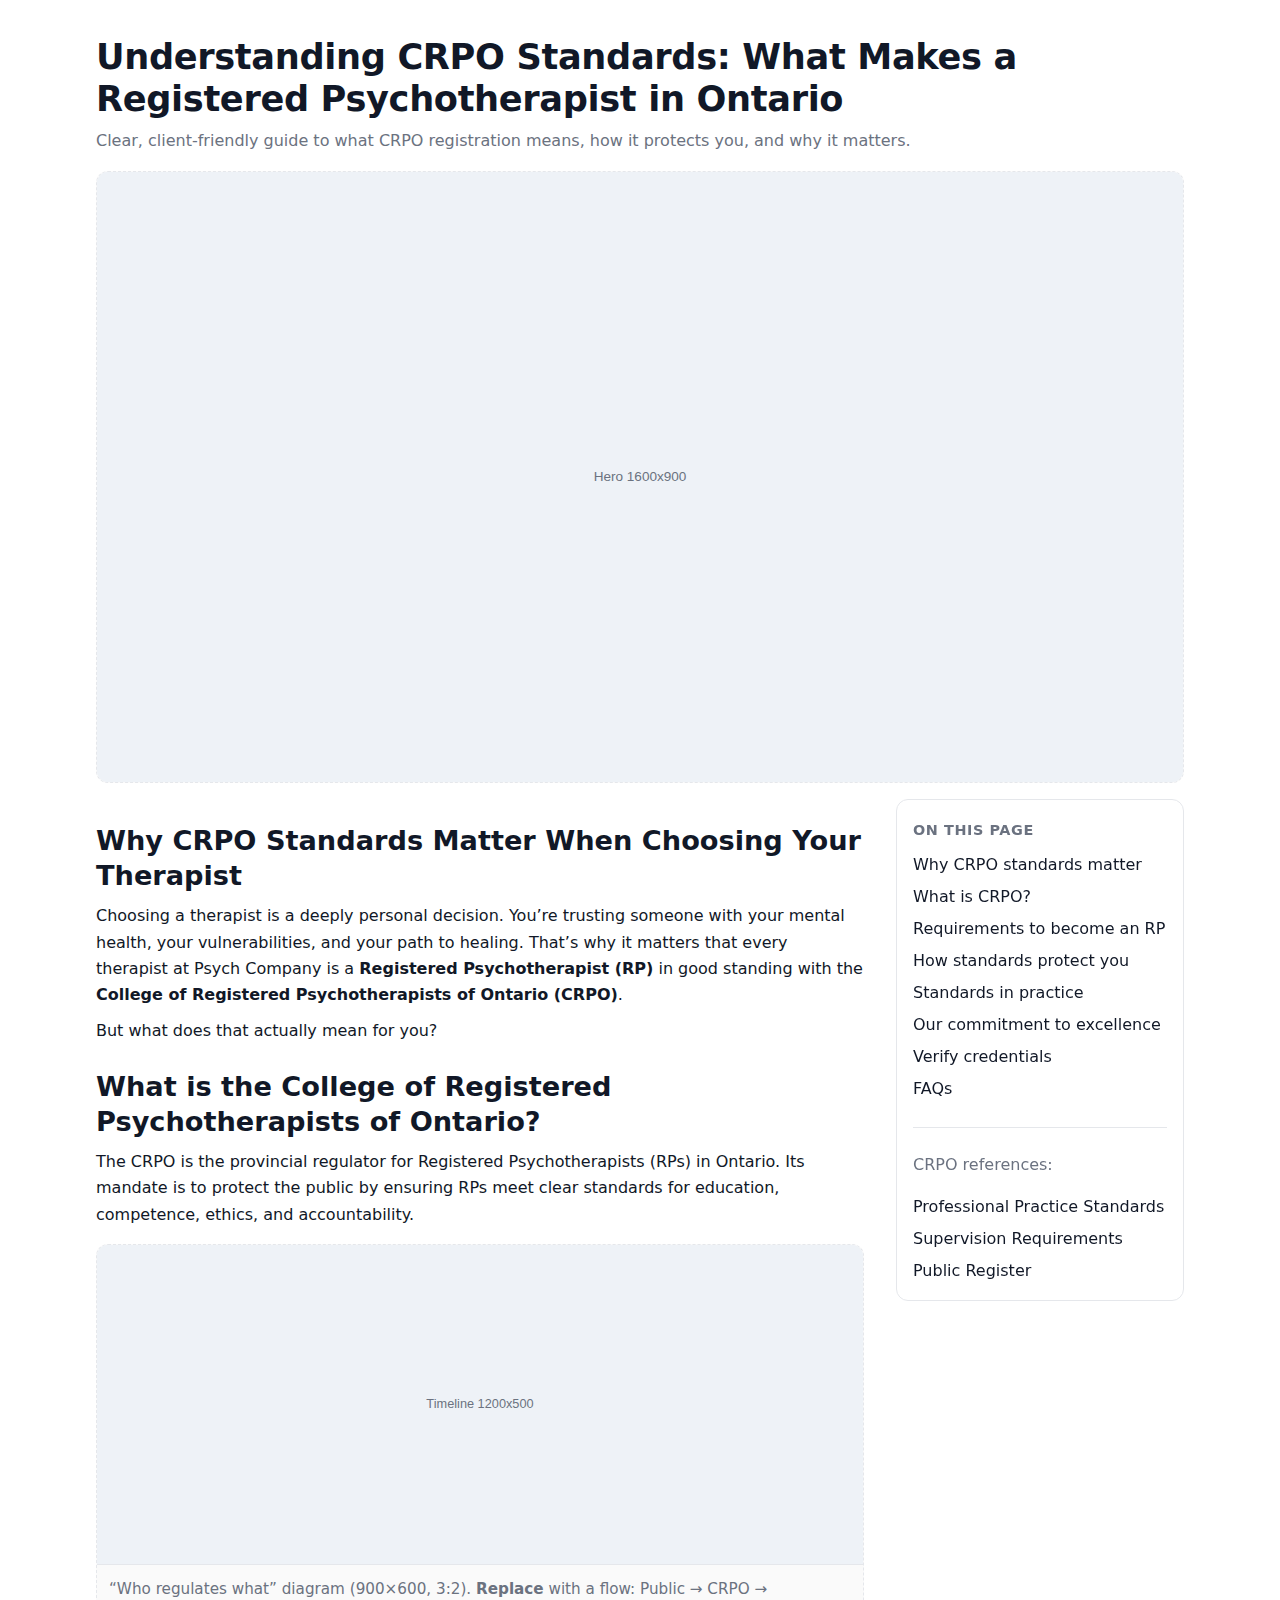
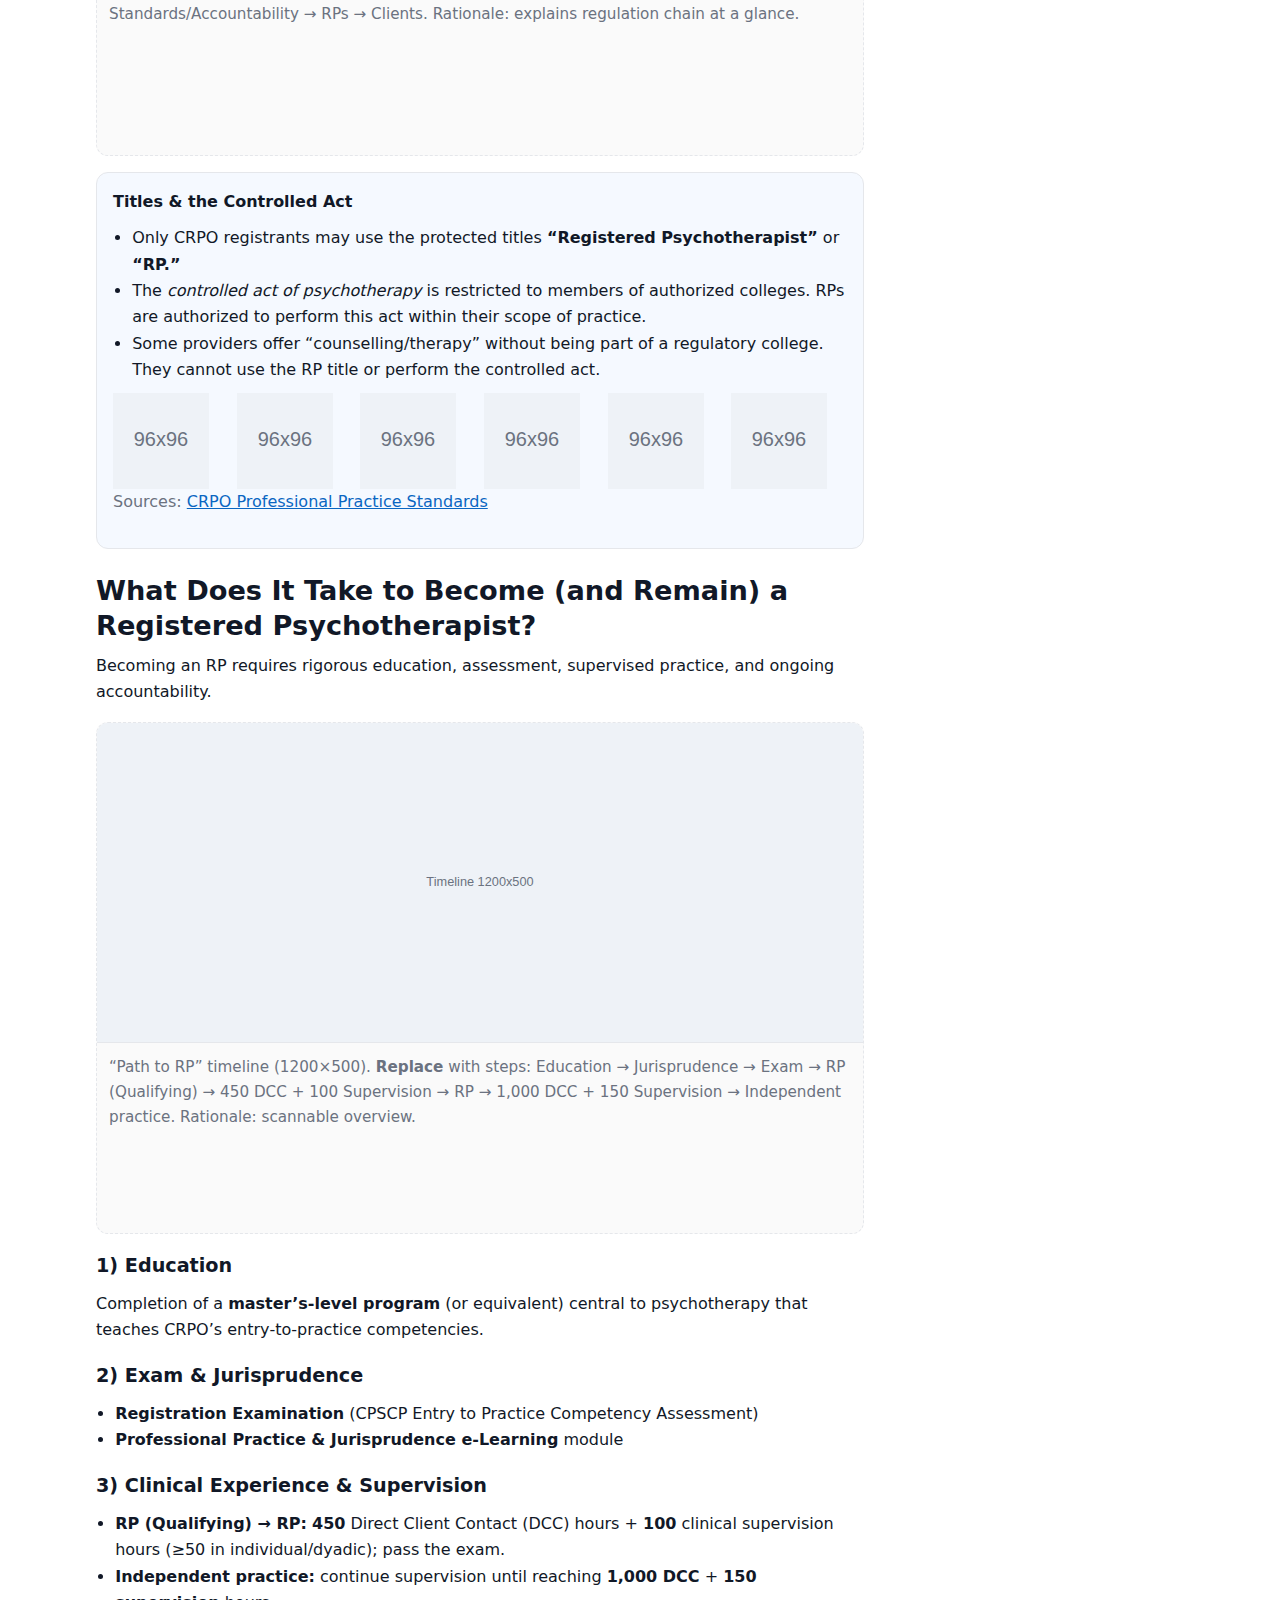
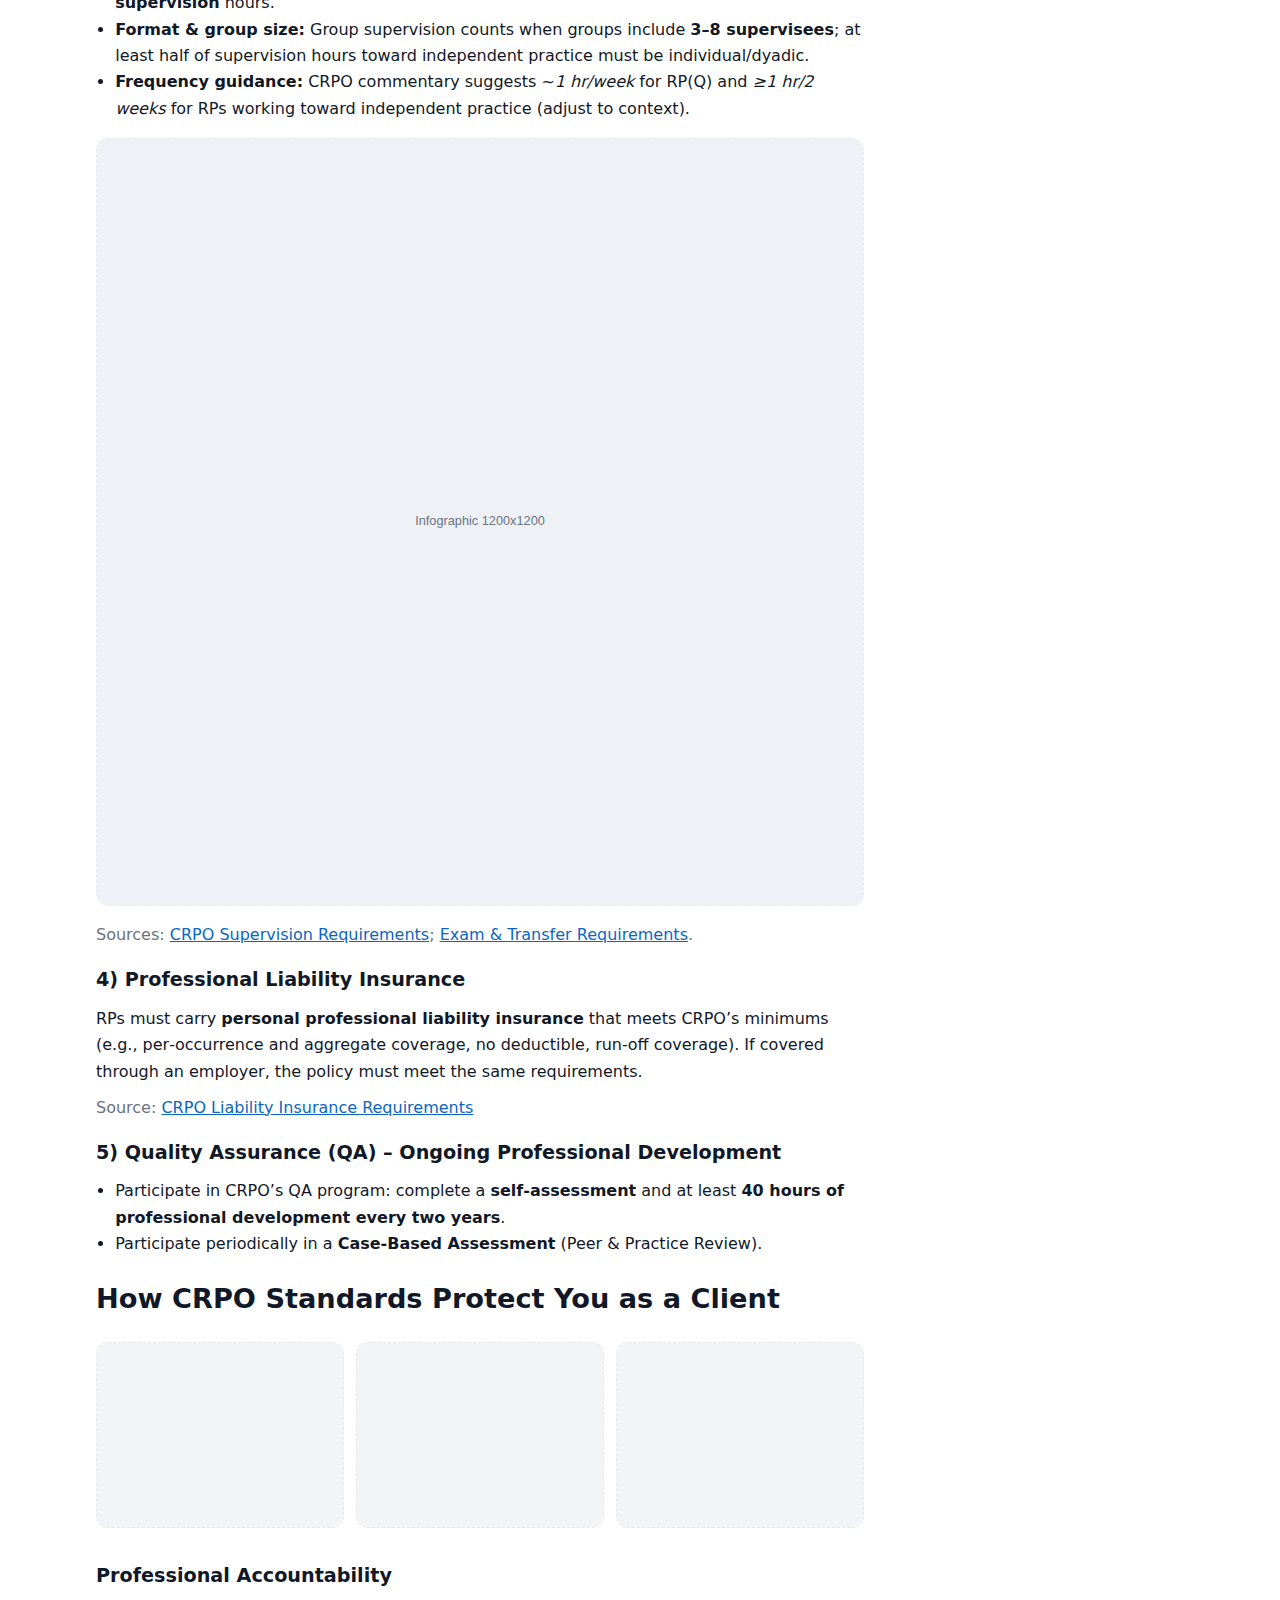
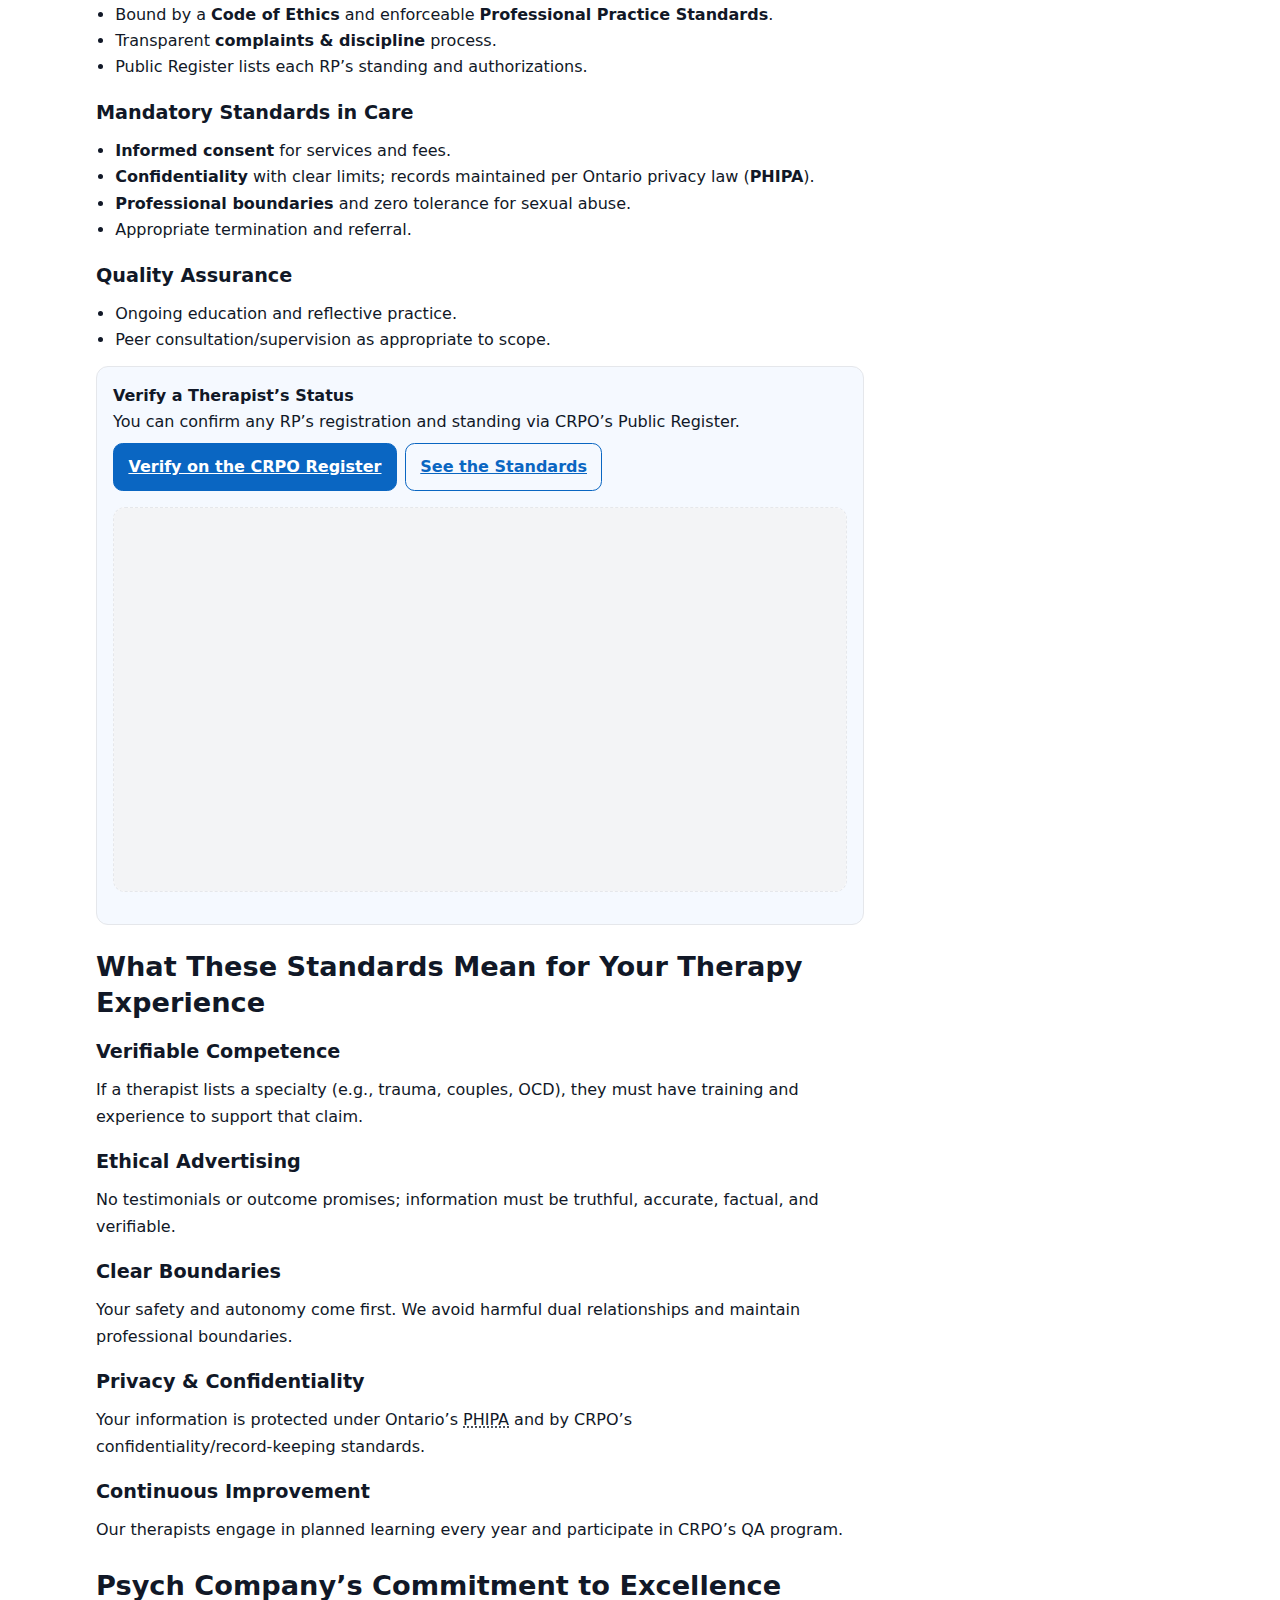
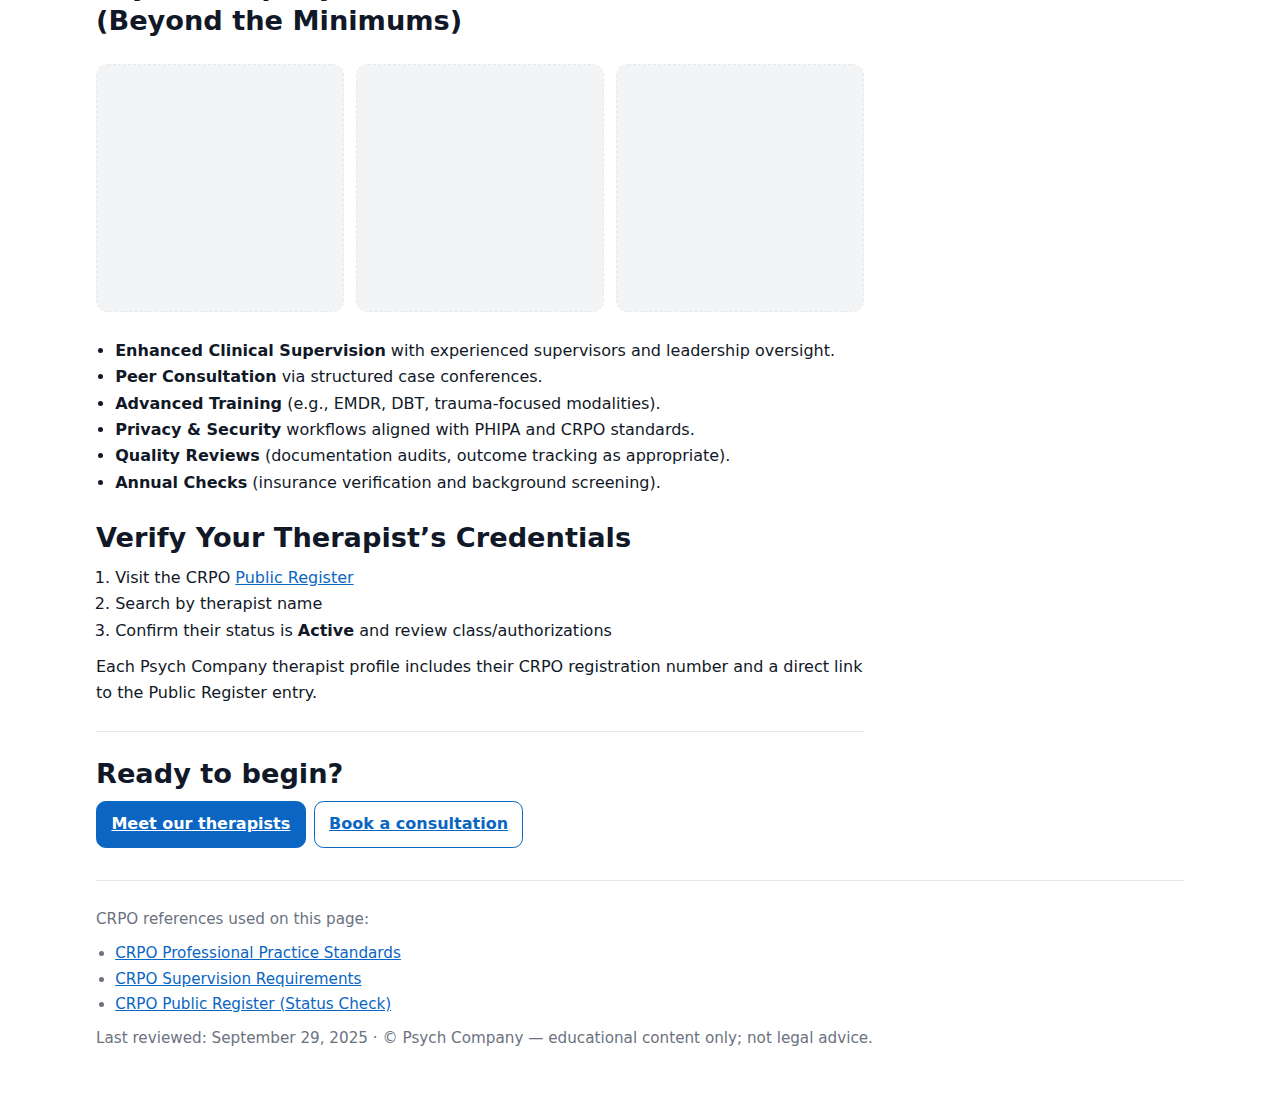
<file: crpo-standards-mobile-first.html>
<!doctype html>
<html lang="en">
<head>
  <!--
68dac885-6fc8-832b-938c-178ed7923bee  
Hero (16:9, 1600×900) — abstract calming illustration; sets trust without promising outcomes.
Regulation flow diagram (3:2, 900×600) — visualizes Public → CRPO → Standards/Accountability → RPs → Clients.
Authorized colleges icon row (6 × 96×96) — generic icons (not logos) to clarify “multiple colleges authorized.”
Path to RP timeline (≈3:2, 1200×500) — skimmable steps from RP(Q) to independent practice.
DCC/Supervision infographic (1:1, 1200×1200) — reinforces key thresholds (450/100; 1,000/150; ≥50% individual/dyadic; group 3–8).
QA/Consent/PHIPA cards (3 × 400×300) — makes protections concrete.
Verification CTA (≈40:21, 800×420) — nudge to check Public Register.
Team headshots (3 × 600×600) — humanize while staying compliant (name + RP, no testimonials).
  
  -->

<meta charset="utf-8">
<meta name="viewport" content="width=device-width, initial-scale=1">
<title>Understanding CRPO Standards in Ontario | Psych Company</title>
<meta name="description" content="What CRPO registration means, how it protects clients, and why choosing a CRPO-registered therapist matters for your care in Ontario.">
<style>
:root { --text:#111827; --muted:#6B7280; --bg:#fff; --accent:#0A66C2; --line:#E5E7EB; --max:72rem; --radius:.75rem; }
*{box-sizing:border-box} html,body{margin:0;padding:0;background:var(--bg);color:var(--text)}
body{font-family:ui-sans-serif,system-ui,-apple-system,Segoe UI,Roboto,Inter,Arial,sans-serif;line-height:1.65;font-size:16px}
a{color:var(--accent)} main a:hover{text-decoration:underline}
.container{max-width:var(--max);margin:0 auto;padding:clamp(1rem,3vw,2rem)}
header h1{font-size:clamp(1.6rem,3.6vw,2.2rem);line-height:1.2;margin:.25rem 0 .5rem;letter-spacing:-.01em}
.sub{color:var(--muted);margin:0 0 1rem} h2{font-size:clamp(1.25rem,2.8vw,1.7rem);margin:1.5rem 0 .6rem;line-height:1.3} h3{font-size:clamp(1.05rem,2.2vw,1.2rem);margin:1rem 0 .4rem}
p,ul,ol{margin:.6rem 0} ul,ol{padding-left:1.2rem} hr.div{border:none;border-top:1px solid var(--line);margin:1.5rem 0}
figure.media{margin:1rem 0;border:1px dashed var(--line);border-radius:var(--radius);overflow:hidden;background:#FAFAFA}
figure.media img{display:block;width:100%;height:auto;object-fit:cover;background:#F3F4F6}
figcaption{padding:.75rem;color:var(--muted);font-size:.95rem;border-top:1px solid var(--line)}
.ratio-16x9{aspect-ratio:16/9} .ratio-3x2{aspect-ratio:3/2} .ratio-4x3{aspect-ratio:4/3} .ratio-1x1{aspect-ratio:1/1} .ratio-40x21{aspect-ratio:40/21}
.callout{border:1px solid var(--line);border-radius:var(--radius);padding:1rem;background:#F5F9FF;margin:.75rem 0}
.btns{display:flex;flex-wrap:wrap;gap:.5rem;margin-top:.5rem}
.btn,.btn-ghost{display:inline-block;padding:.6rem .9rem;border-radius:.6rem;border:1px solid var(--accent);font-weight:600}
.btn{background:var(--accent);color:#fff} .btn-ghost{color:var(--accent);background:transparent}
.grid-icons{display:grid;grid-template-columns:repeat(3,1fr);gap:.5rem} .grid-cards{display:grid;grid-template-columns:1fr;gap:.75rem} .grid-team{display:grid;grid-template-columns:repeat(2,1fr);gap:.75rem}
@media (min-width: 62rem){ .layout{display:grid;grid-template-columns:1fr 18rem;gap:2rem} aside.toc{position:sticky;top:1.25rem;align-self:start;border:1px solid var(--line);border-radius:var(--radius);padding:1rem}
.grid-icons{grid-template-columns:repeat(6,1fr)} .grid-cards{grid-template-columns:repeat(3,1fr)} .grid-team{grid-template-columns:repeat(3,1fr)} }
.toc h4{margin:.2rem 0 .6rem;color:var(--muted);font-size:.9rem;text-transform:uppercase;letter-spacing:.04em} .toc ul{list-style:none;margin:0;padding:0}
.toc li+li{margin-top:.35rem} .toc a{color:inherit;text-decoration:none} .toc a:hover{color:var(--accent);text-decoration:underline}
.visually-hidden{position:absolute!important;height:1px;width:1px;overflow:hidden;clip:rect(1px,1px,1px,1px);white-space:nowrap}
footer{margin-top:2rem;padding-top:1rem;border-top:1px solid var(--line);color:var(--muted);font-size:.95rem}
</style>
</head>
<body>
  <div class="container">
    <header>
      <h1>Understanding CRPO Standards: What Makes a Registered Psychotherapist in Ontario</h1>
      <p class="sub">Clear, client‑friendly guide to what CRPO registration means, how it protects you, and why it matters.</p>

      <figure class="media ratio-16x9" id="hero">
        <picture>
          <source type="image/avif" srcset="data:image/svg+xml;charset=utf-8,%3Csvg%20xmlns%3D%22http%3A//www.w3.org/2000/svg%22%20width%3D%221600%22%20height%3D%22900%22%3E%3Crect%20width%3D%22100%25%22%20height%3D%22100%25%22%20fill%3D%22%23eef2f7%22/%3E%3Ctext%20x%3D%2250%25%22%20y%3D%2250%25%22%20dominant-baseline%3D%22middle%22%20text-anchor%3D%22middle%22%20font-family%3D%22Arial%2C%20Helvetica%2C%20sans-serif%22%20font-size%3D%2220%22%20fill%3D%22%236b7280%22%3EHero%201600x900%3C/text%3E%3C/svg%3E" sizes="100vw">
          <source type="image/webp" srcset="data:image/svg+xml;charset=utf-8,%3Csvg%20xmlns%3D%22http%3A//www.w3.org/2000/svg%22%20width%3D%221600%22%20height%3D%22900%22%3E%3Crect%20width%3D%22100%25%22%20height%3D%22100%25%22%20fill%3D%22%23eef2f7%22/%3E%3Ctext%20x%3D%2250%25%22%20y%3D%2250%25%22%20dominant-baseline%3D%22middle%22%20text-anchor%3D%22middle%22%20font-family%3D%22Arial%2C%20Helvetica%2C%20sans-serif%22%20font-size%3D%2220%22%20fill%3D%22%236b7280%22%3EHero%201600x900%3C/text%3E%3C/svg%3E" sizes="100vw">
          <img src="data:image/svg+xml;charset=utf-8,%3Csvg%20xmlns%3D%22http%3A//www.w3.org/2000/svg%22%20width%3D%221600%22%20height%3D%22900%22%3E%3Crect%20width%3D%22100%25%22%20height%3D%22100%25%22%20fill%3D%22%23eef2f7%22/%3E%3Ctext%20x%3D%2250%25%22%20y%3D%2250%25%22%20dominant-baseline%3D%22middle%22%20text-anchor%3D%22middle%22%20font-family%3D%22Arial%2C%20Helvetica%2C%20sans-serif%22%20font-size%3D%2220%22%20fill%3D%22%236b7280%22%3EHero%201600x900%3C/text%3E%3C/svg%3E" alt="Abstract calming illustration representing professional psychotherapy standards."
               width="1600" height="900" loading="eager" fetchpriority="high" decoding="async">
        </picture>
        <figcaption>Hero image (1600×900, 16:9). <strong>Replace</strong> with an abstract, calming illustration (no people). Rationale: sets a trust-forward tone without implying outcomes.</figcaption>
      </figure>
    </header>

    <div class="layout">
      <main id="main">
        <section id="intro">
          <h2>Why CRPO Standards Matter When Choosing Your Therapist</h2>
          <p>Choosing a therapist is a deeply personal decision. You’re trusting someone with your mental health, your vulnerabilities, and your path to healing. That’s why it matters that every therapist at Psych Company is a <strong>Registered Psychotherapist (RP)</strong> in good standing with the <strong>College of Registered Psychotherapists of Ontario (CRPO)</strong>.</p>
          <p>But what does that actually mean for you?</p>
        </section>

        <section id="what-is-crpo">
          <h2>What is the College of Registered Psychotherapists of Ontario?</h2>
          <p>The CRPO is the provincial regulator for Registered Psychotherapists (RPs) in Ontario. Its mandate is to protect the public by ensuring RPs meet clear standards for education, competence, ethics, and accountability.</p>

          <figure class="media ratio-3x2">
            <img src="data:image/svg+xml;charset=utf-8,%3Csvg%20xmlns%3D%22http%3A//www.w3.org/2000/svg%22%20width%3D%221200%22%20height%3D%22500%22%3E%3Crect%20width%3D%22100%25%22%20height%3D%22100%25%22%20fill%3D%22%23eef2f7%22/%3E%3Ctext%20x%3D%2250%25%22%20y%3D%2250%25%22%20dominant-baseline%3D%22middle%22%20text-anchor%3D%22middle%22%20font-family%3D%22Arial%2C%20Helvetica%2C%20sans-serif%22%20font-size%3D%2220%22%20fill%3D%22%236b7280%22%3ETimeline%201200x500%3C/text%3E%3C/svg%3E" alt="Diagram showing CRPO regulation leading to standards and client protection." width="900" height="600" loading="lazy" decoding="async">
            <figcaption>“Who regulates what” diagram (900×600, 3:2). <strong>Replace</strong> with a flow: Public → CRPO → Standards/Accountability → RPs → Clients. Rationale: explains regulation chain at a glance.</figcaption>
          </figure>

          <div class="callout">
            <strong>Titles & the Controlled Act</strong>
            <ul>
              <li>Only CRPO registrants may use the protected titles <strong>“Registered Psychotherapist”</strong> or <strong>“RP.”</strong></li>
              <li>The <em>controlled act of psychotherapy</em> is restricted to members of authorized colleges. RPs are authorized to perform this act within their scope of practice.</li>
              <li>Some providers offer “counselling/therapy” without being part of a regulatory college. They cannot use the RP title or perform the controlled act.</li>
            </ul>
            <div class="grid-icons" aria-label="Authorized colleges icons">
              <img src="data:image/svg+xml;charset=utf-8,%3Csvg%20xmlns%3D%22http%3A//www.w3.org/2000/svg%22%20width%3D%2296%22%20height%3D%2296%22%3E%3Crect%20width%3D%22100%25%22%20height%3D%22100%25%22%20fill%3D%22%23eef2f7%22/%3E%3Ctext%20x%3D%2250%25%22%20y%3D%2250%25%22%20dominant-baseline%3D%22middle%22%20text-anchor%3D%22middle%22%20font-family%3D%22Arial%2C%20Helvetica%2C%20sans-serif%22%20font-size%3D%2220%22%20fill%3D%22%236b7280%22%3E96x96%3C/text%3E%3C/svg%3E" alt="Authorized college icon placeholder" width="96" height="96" loading="lazy" decoding="async">
              <img src="data:image/svg+xml;charset=utf-8,%3Csvg%20xmlns%3D%22http%3A//www.w3.org/2000/svg%22%20width%3D%2296%22%20height%3D%2296%22%3E%3Crect%20width%3D%22100%25%22%20height%3D%22100%25%22%20fill%3D%22%23eef2f7%22/%3E%3Ctext%20x%3D%2250%25%22%20y%3D%2250%25%22%20dominant-baseline%3D%22middle%22%20text-anchor%3D%22middle%22%20font-family%3D%22Arial%2C%20Helvetica%2C%20sans-serif%22%20font-size%3D%2220%22%20fill%3D%22%236b7280%22%3E96x96%3C/text%3E%3C/svg%3E" alt="Authorized college icon placeholder" width="96" height="96" loading="lazy" decoding="async">
              <img src="data:image/svg+xml;charset=utf-8,%3Csvg%20xmlns%3D%22http%3A//www.w3.org/2000/svg%22%20width%3D%2296%22%20height%3D%2296%22%3E%3Crect%20width%3D%22100%25%22%20height%3D%22100%25%22%20fill%3D%22%23eef2f7%22/%3E%3Ctext%20x%3D%2250%25%22%20y%3D%2250%25%22%20dominant-baseline%3D%22middle%22%20text-anchor%3D%22middle%22%20font-family%3D%22Arial%2C%20Helvetica%2C%20sans-serif%22%20font-size%3D%2220%22%20fill%3D%22%236b7280%22%3E96x96%3C/text%3E%3C/svg%3E" alt="Authorized college icon placeholder" width="96" height="96" loading="lazy" decoding="async">
              <img src="data:image/svg+xml;charset=utf-8,%3Csvg%20xmlns%3D%22http%3A//www.w3.org/2000/svg%22%20width%3D%2296%22%20height%3D%2296%22%3E%3Crect%20width%3D%22100%25%22%20height%3D%22100%25%22%20fill%3D%22%23eef2f7%22/%3E%3Ctext%20x%3D%2250%25%22%20y%3D%2250%25%22%20dominant-baseline%3D%22middle%22%20text-anchor%3D%22middle%22%20font-family%3D%22Arial%2C%20Helvetica%2C%20sans-serif%22%20font-size%3D%2220%22%20fill%3D%22%236b7280%22%3E96x96%3C/text%3E%3C/svg%3E" alt="Authorized college icon placeholder" width="96" height="96" loading="lazy" decoding="async">
              <img src="data:image/svg+xml;charset=utf-8,%3Csvg%20xmlns%3D%22http%3A//www.w3.org/2000/svg%22%20width%3D%2296%22%20height%3D%2296%22%3E%3Crect%20width%3D%22100%25%22%20height%3D%22100%25%22%20fill%3D%22%23eef2f7%22/%3E%3Ctext%20x%3D%2250%25%22%20y%3D%2250%25%22%20dominant-baseline%3D%22middle%22%20text-anchor%3D%22middle%22%20font-family%3D%22Arial%2C%20Helvetica%2C%20sans-serif%22%20font-size%3D%2220%22%20fill%3D%22%236b7280%22%3E96x96%3C/text%3E%3C/svg%3E" alt="Authorized college icon placeholder" width="96" height="96" loading="lazy" decoding="async">
              <img src="data:image/svg+xml;charset=utf-8,%3Csvg%20xmlns%3D%22http%3A//www.w3.org/2000/svg%22%20width%3D%2296%22%20height%3D%2296%22%3E%3Crect%20width%3D%22100%25%22%20height%3D%22100%25%22%20fill%3D%22%23eef2f7%22/%3E%3Ctext%20x%3D%2250%25%22%20y%3D%2250%25%22%20dominant-baseline%3D%22middle%22%20text-anchor%3D%22middle%22%20font-family%3D%22Arial%2C%20Helvetica%2C%20sans-serif%22%20font-size%3D%2220%22%20fill%3D%22%236b7280%22%3E96x96%3C/text%3E%3C/svg%3E" alt="Authorized college icon placeholder" width="96" height="96" loading="lazy" decoding="async">
            </div>
            <p class="sub">Sources: <a href="https://crpo.ca/practice-standards/" target="_blank" rel="noopener">CRPO Professional Practice Standards</a></p>
          </div>
        </section>

        <section id="requirements">
          <h2>What Does It Take to Become (and Remain) a Registered Psychotherapist?</h2>
          <p>Becoming an RP requires rigorous education, assessment, supervised practice, and ongoing accountability.</p>

          <figure class="media ratio-3x2">
            <img src="data:image/svg+xml;charset=utf-8,%3Csvg%20xmlns%3D%22http%3A//www.w3.org/2000/svg%22%20width%3D%221200%22%20height%3D%22500%22%3E%3Crect%20width%3D%22100%25%22%20height%3D%22100%25%22%20fill%3D%22%23eef2f7%22/%3E%3Ctext%20x%3D%2250%25%22%20y%3D%2250%25%22%20dominant-baseline%3D%22middle%22%20text-anchor%3D%22middle%22%20font-family%3D%22Arial%2C%20Helvetica%2C%20sans-serif%22%20font-size%3D%2220%22%20fill%3D%22%236b7280%22%3ETimeline%201200x500%3C/text%3E%3C/svg%3E" alt="Timeline illustrating steps from RP (Qualifying) to independent practice." width="1200" height="500" loading="lazy" decoding="async">
            <figcaption>“Path to RP” timeline (1200×500). <strong>Replace</strong> with steps: Education → Jurisprudence → Exam → RP (Qualifying) → 450 DCC + 100 Supervision → RP → 1,000 DCC + 150 Supervision → Independent practice. Rationale: scannable overview.</figcaption>
          </figure>

          <h3>1) Education</h3>
          <p>Completion of a <strong>master’s‑level program</strong> (or equivalent) central to psychotherapy that teaches CRPO’s entry‑to‑practice competencies.</p>

          <h3>2) Exam & Jurisprudence</h3>
          <ul>
            <li><strong>Registration Examination</strong> (CPSCP Entry to Practice Competency Assessment)</li>
            <li><strong>Professional Practice & Jurisprudence e‑Learning</strong> module</li>
          </ul>

          <h3>3) Clinical Experience & Supervision</h3>
          <ul>
            <li><strong>RP (Qualifying) → RP:</strong> <strong>450</strong> Direct Client Contact (DCC) hours + <strong>100</strong> clinical supervision hours (≥50 in individual/dyadic); pass the exam.</li>
            <li><strong>Independent practice:</strong> continue supervision until reaching <strong>1,000 DCC</strong> + <strong>150 supervision</strong> hours.</li>
            <li><strong>Format & group size:</strong> Group supervision counts when groups include <strong>3–8 supervisees</strong>; at least half of supervision hours toward independent practice must be individual/dyadic.</li>
            <li><strong>Frequency guidance:</strong> CRPO commentary suggests ~<em>1 hr/week</em> for RP(Q) and <em>≥1 hr/2 weeks</em> for RPs working toward independent practice (adjust to context).</li>
          </ul>

          <figure class="media ratio-1x1">
            <img src="data:image/svg+xml;charset=utf-8,%3Csvg%20xmlns%3D%22http%3A//www.w3.org/2000/svg%22%20width%3D%221200%22%20height%3D%221200%22%3E%3Crect%20width%3D%22100%25%22%20height%3D%22100%25%22%20fill%3D%22%23eef2f7%22/%3E%3Ctext%20x%3D%2250%25%22%20y%3D%2250%25%22%20dominant-baseline%3D%22middle%22%20text-anchor%3D%22middle%22%20font-family%3D%22Arial%2C%20Helvetica%2C%20sans-serif%22%20font-size%3D%2220%22%20fill%3D%22%236b7280%22%3EInfographic%201200x1200%3C/text%3E%3C/svg%3E" alt="Infographic showing DCC and supervision thresholds and supervision format rules." width="1200" height="1200" loading="lazy" decoding="async">
            <figcaption>DCC & supervision infographic (1200×1200). <strong>Replace</strong> with visual callouts for 450/100 and 1,000/150; highlight “≥50% individual/dyadic” and “group 3–8.” Rationale: reinforces key numbers.</figcaption>
          </figure>

          <p class="sub">Sources: <a href="https://crpo.ca/registrant-information/clinical-supervision-information/supervision-requirements/" target="_blank" rel="noopener">CRPO Supervision Requirements</a>; <a href="https://crpo.ca/registrant-information/registrant-requirements/requirements-writing-the-exam/" target="_blank" rel="noopener">Exam & Transfer Requirements</a>.</p>

          <h3>4) Professional Liability Insurance</h3>
          <p>RPs must carry <strong>personal professional liability insurance</strong> that meets CRPO’s minimums (e.g., per‑occurrence and aggregate coverage, no deductible, run‑off coverage). If covered through an employer, the policy must meet the same requirements.</p>
          <p class="sub">Source: <a href="https://crpo.ca/registrant-information/registrant-requirements/liability-insurance/" target="_blank" rel="noopener">CRPO Liability Insurance Requirements</a></p>

          <h3>5) Quality Assurance (QA) – Ongoing Professional Development</h3>
          <ul>
            <li>Participate in CRPO’s QA program: complete a <strong>self‑assessment</strong> and at least <strong>40 hours of professional development every two years</strong>.</li>
            <li>Participate periodically in a <strong>Case‑Based Assessment</strong> (Peer & Practice Review).</li>
          </ul>
        </section>

        <section id="protections">
          <h2>How CRPO Standards Protect You as a Client</h2>

          <div class="grid-cards" aria-label="QA/Consent/PHIPA cards">
            <figure class="media ratio-4x3">
              <img src="data:image/svg+xml;charset=utf-8,%3Csvg%20xmlns%3D%22http%3A//www.w3.org/2000/svg%22%20width%3D%22400%22%20height%3D%22300%22%3E%3Crect%20width%3D%22100%25%22%20height%3D%22100%25%22%20fill%3D%22%23eef2f7%22/%3E%3Ctext%20x%3D%2250%25%22%20y%3D%2250%25%22%20dominant-baseline%3D%22middle%22%20text-anchor%3D%22middle%22%20font-family%3D%22Arial%2C%20Helvetica%2C%20sans-serif%22%20font-size%3D%2220%22%20fill%3D%22%236b7280%22%3ECard%20400x300%3C/text%3E%3C/svg%3E" alt="Quality Assurance: professional development and case-based assessment." width="400" height="300" loading="lazy" decoding="async">
              <figcaption>Card 1 — Quality Assurance (400×300). <strong>Replace</strong> with simple icon/illustration. Rationale: makes safeguards concrete.</figcaption>
            </figure>
            <figure class="media ratio-4x3">
              <img src="data:image/svg+xml;charset=utf-8,%3Csvg%20xmlns%3D%22http%3A//www.w3.org/2000/svg%22%20width%3D%22400%22%20height%3D%22300%22%3E%3Crect%20width%3D%22100%25%22%20height%3D%22100%25%22%20fill%3D%22%23eef2f7%22/%3E%3Ctext%20x%3D%2250%25%22%20y%3D%2250%25%22%20dominant-baseline%3D%22middle%22%20text-anchor%3D%22middle%22%20font-family%3D%22Arial%2C%20Helvetica%2C%20sans-serif%22%20font-size%3D%2220%22%20fill%3D%22%236b7280%22%3ECard%20400x300%3C/text%3E%3C/svg%3E" alt="Informed consent: services, risks/benefits, fees, limits of confidentiality." width="400" height="300" loading="lazy" decoding="async">
              <figcaption>Card 2 — Informed Consent (400×300). Rationale: clarifies expectations.</figcaption>
            </figure>
            <figure class="media ratio-4x3">
              <img src="data:image/svg+xml;charset=utf-8,%3Csvg%20xmlns%3D%22http%3A//www.w3.org/2000/svg%22%20width%3D%22400%22%20height%3D%22300%22%3E%3Crect%20width%3D%22100%25%22%20height%3D%22100%25%22%20fill%3D%22%23eef2f7%22/%3E%3Ctext%20x%3D%2250%25%22%20y%3D%2250%25%22%20dominant-baseline%3D%22middle%22%20text-anchor%3D%22middle%22%20font-family%3D%22Arial%2C%20Helvetica%2C%20sans-serif%22%20font-size%3D%2220%22%20fill%3D%22%236b7280%22%3ECard%20400x300%3C/text%3E%3C/svg%3E" alt="Confidentiality and record-keeping under PHIPA." width="400" height="300" loading="lazy" decoding="async">
              <figcaption>Card 3 — Confidentiality (PHIPA) (400×300). Rationale: emphasizes privacy.</figcaption>
            </figure>
          </div>

          <h3>Professional Accountability</h3>
          <ul>
            <li>Bound by a <strong>Code of Ethics</strong> and enforceable <strong>Professional Practice Standards</strong>.</li>
            <li>Transparent <strong>complaints & discipline</strong> process.</li>
            <li>Public Register lists each RP’s standing and authorizations.</li>
          </ul>

          <h3>Mandatory Standards in Care</h3>
          <ul>
            <li><strong>Informed consent</strong> for services and fees.</li>
            <li><strong>Confidentiality</strong> with clear limits; records maintained per Ontario privacy law (<strong>PHIPA</strong>).</li>
            <li><strong>Professional boundaries</strong> and zero tolerance for sexual abuse.</li>
            <li>Appropriate termination and referral.</li>
          </ul>

          <h3>Quality Assurance</h3>
          <ul>
            <li>Ongoing education and reflective practice.</li>
            <li>Peer consultation/supervision as appropriate to scope.</li>
          </ul>

          <div class="callout">
            <strong>Verify a Therapist’s Status</strong><br>
            You can confirm any RP’s registration and standing via CRPO’s Public Register.
            <div class="btns">
              <a class="btn" href="https://crpo.ca/resources/registered-psychotherapist-status-check/" target="_blank" rel="noopener">Verify on the CRPO Register</a>
              <a class="btn-ghost" href="https://crpo.ca/practice-standards/" target="_blank" rel="noopener">See the Standards</a>
            </div>

            <figure class="media ratio-40x21">
              <img src="data:image/svg+xml;charset=utf-8,%3Csvg%20xmlns%3D%22http%3A//www.w3.org/2000/svg%22%20width%3D%22800%22%20height%3D%22420%22%3E%3Crect%20width%3D%22100%25%22%20height%3D%22100%25%22%20fill%3D%22%23eef2f7%22/%3E%3Ctext%20x%3D%2250%25%22%20y%3D%2250%25%22%20dominant-baseline%3D%22middle%22%20text-anchor%3D%22middle%22%20font-family%3D%22Arial%2C%20Helvetica%2C%20sans-serif%22%20font-size%3D%2220%22%20fill%3D%22%236b7280%22%3EVerify%20800x420%3C/text%3E%3C/svg%3E" alt="Illustration encouraging clients to verify therapist status on the CRPO Public Register." width="800" height="420" loading="lazy" decoding="async">
              <figcaption>Verification CTA illustration (800×420). <strong>Replace</strong> with a generic ID card + magnifying glass. Rationale: nudges verification action.</figcaption>
            </figure>
          </div>
        </section>

        <section id="in-practice">
          <h2>What These Standards Mean for Your Therapy Experience</h2>
          <h3>Verifiable Competence</h3>
          <p>If a therapist lists a specialty (e.g., trauma, couples, OCD), they must have training and experience to support that claim.</p>
          <h3>Ethical Advertising</h3>
          <p>No testimonials or outcome promises; information must be truthful, accurate, factual, and verifiable.</p>
          <h3>Clear Boundaries</h3>
          <p>Your safety and autonomy come first. We avoid harmful dual relationships and maintain professional boundaries.</p>
          <h3>Privacy & Confidentiality</h3>
          <p>Your information is protected under Ontario’s <abbr title="Personal Health Information Protection Act">PHIPA</abbr> and by CRPO’s confidentiality/record‑keeping standards.</p>
          <h3>Continuous Improvement</h3>
          <p>Our therapists engage in planned learning every year and participate in CRPO’s QA program.</p>
        </section>

        <section id="beyond-minimums">
          <h2>Psych Company’s Commitment to Excellence (Beyond the Minimums)</h2>

          <div class="grid-team" aria-label="Team headshots">
            <figure class="media ratio-1x1">
              <img src="data:image/svg+xml;charset=utf-8,%3Csvg%20xmlns%3D%22http%3A//www.w3.org/2000/svg%22%20width%3D%22600%22%20height%3D%22600%22%3E%3Crect%20width%3D%22100%25%22%20height%3D%22100%25%22%20fill%3D%22%23eef2f7%22/%3E%3Ctext%20x%3D%2250%25%22%20y%3D%2250%25%22%20dominant-baseline%3D%22middle%22%20text-anchor%3D%22middle%22%20font-family%3D%22Arial%2C%20Helvetica%2C%20sans-serif%22%20font-size%3D%2220%22%20fill%3D%22%236b7280%22%3E600x600%3C/text%3E%3C/svg%3E" alt="Portrait of [Therapist Name], Registered Psychotherapist (RP)." width="600" height="600" loading="lazy" decoding="async">
              <figcaption>Headshot (600×600). <strong>Replace</strong> with neutral-background portrait; caption with Name + RP.</figcaption>
            </figure>
            <figure class="media ratio-1x1">
              <img src="data:image/svg+xml;charset=utf-8,%3Csvg%20xmlns%3D%22http%3A//www.w3.org/2000/svg%22%20width%3D%22600%22%20height%3D%22600%22%3E%3Crect%20width%3D%22100%25%22%20height%3D%22100%25%22%20fill%3D%22%23eef2f7%22/%3E%3Ctext%20x%3D%2250%25%22%20y%3D%2250%25%22%20dominant-baseline%3D%22middle%22%20text-anchor%3D%22middle%22%20font-family%3D%22Arial%2C%20Helvetica%2C%20sans-serif%22%20font-size%3D%2220%22%20fill%3D%22%236b7280%22%3E600x600%3C/text%3E%3C/svg%3E" alt="Portrait of [Therapist Name], Registered Psychotherapist (RP)." width="600" height="600" loading="lazy" decoding="async">
              <figcaption>Headshot (600×600). Consistent crop and lighting for the grid.</figcaption>
            </figure>
            <figure class="media ratio-1x1">
              <img src="data:image/svg+xml;charset=utf-8,%3Csvg%20xmlns%3D%22http%3A//www.w3.org/2000/svg%22%20width%3D%22600%22%20height%3D%22600%22%3E%3Crect%20width%3D%22100%25%22%20height%3D%22100%25%22%20fill%3D%22%23eef2f7%22/%3E%3Ctext%20x%3D%2250%25%22%20y%3D%2250%25%22%20dominant-baseline%3D%22middle%22%20text-anchor%3D%22middle%22%20font-family%3D%22Arial%2C%20Helvetica%2C%20sans-serif%22%20font-size%3D%2220%22%20fill%3D%22%236b7280%22%3E600x600%3C/text%3E%3C/svg%3E" alt="Portrait of [Therapist Name], Registered Psychotherapist (RP)." width="600" height="600" loading="lazy" decoding="async">
              <figcaption>Headshot (600×600). Consent required; no testimonials.</figcaption>
            </figure>
          </div>

          <ul>
            <li><strong>Enhanced Clinical Supervision</strong> with experienced supervisors and leadership oversight.</li>
            <li><strong>Peer Consultation</strong> via structured case conferences.</li>
            <li><strong>Advanced Training</strong> (e.g., EMDR, DBT, trauma‑focused modalities).</li>
            <li><strong>Privacy & Security</strong> workflows aligned with PHIPA and CRPO standards.</li>
            <li><strong>Quality Reviews</strong> (documentation audits, outcome tracking as appropriate).</li>
            <li><strong>Annual Checks</strong> (insurance verification and background screening).</li>
          </ul>
        </section>

        <section id="verify">
          <h2>Verify Your Therapist’s Credentials</h2>
          <ol>
            <li>Visit the CRPO <a href="https://crpo.ca/resources/registered-psychotherapist-status-check/" target="_blank" rel="noopener">Public Register</a></li>
            <li>Search by therapist name</li>
            <li>Confirm their status is <span class="visually-hidden">Status: </span><strong>Active</strong> and review class/authorizations</li>
          </ol>
          <p>Each Psych Company therapist profile includes their CRPO registration number and a direct link to the Public Register entry.</p>
        </section>

        <section id="cta">
          <hr class="div">
          <h2>Ready to begin?</h2>
          <div class="btns">
            <a class="btn" href="https://www.psychcompany.com/therapists/" target="_blank" rel="noopener">Meet our therapists</a>
            <a class="btn-ghost" href="https://www.psychcompany.com/contact/" target="_blank" rel="noopener">Book a consultation</a>
          </div>
        </section>

        <section id="schema" aria-labelledby="schema-title">
          <h2 id="schema-title" class="visually-hidden">Structured Data</h2>
          <script type="application/ld+json">
          {
            "@context": "https://schema.org",
            "@type": "Article",
            "headline": "Understanding CRPO Standards for Registered Psychotherapists",
            "description": "What CRPO registration means, how it protects clients, and why choosing a CRPO-registered therapist matters.",
            "author": {"@type": "Organization", "name": "Psych Company"},
            "publisher": {"@type": "Organization", "name": "Psych Company", "logo": {"@type": "ImageObject", "url": "https://www.psychcompany.com/logo.png"}},
            "mainEntityOfPage": {"@type": "WebPage", "@id": "https://www.psychcompany.com/crpo-standards/"}
          }
          </script>
        </section>
      </main>

      <aside class="toc" aria-label="On this page">
        <h4>On this page</h4>
        <ul>
          <li><a href="#intro">Why CRPO standards matter</a></li>
          <li><a href="#what-is-crpo">What is CRPO?</a></li>
          <li><a href="#requirements">Requirements to become an RP</a></li>
          <li><a href="#protections">How standards protect you</a></li>
          <li><a href="#in-practice">Standards in practice</a></li>
          <li><a href="#beyond-minimums">Our commitment to excellence</a></li>
          <li><a href="#verify">Verify credentials</a></li>
          <li><a href="#faqs">FAQs</a></li>
        </ul>

        <hr class="div">
        <p class="sub">CRPO references:</p>
        <ul>
          <li><a href="https://crpo.ca/practice-standards/" target="_blank" rel="noopener">Professional Practice Standards</a></li>
          <li><a href="https://crpo.ca/registrant-information/clinical-supervision-information/supervision-requirements/" target="_blank" rel="noopener">Supervision Requirements</a></li>
          <li><a href="https://crpo.ca/resources/registered-psychotherapist-status-check/" target="_blank" rel="noopener">Public Register</a></li>
        </ul>
      </aside>
    </div>

    <footer>
      <p>CRPO references used on this page:</p>
      <ul>
        <li><a href="https://crpo.ca/practice-standards/" target="_blank" rel="noopener">CRPO Professional Practice Standards</a></li>
        <li><a href="https://crpo.ca/registrant-information/clinical-supervision-information/supervision-requirements/" target="_blank" rel="noopener">CRPO Supervision Requirements</a></li>
        <li><a href="https://crpo.ca/resources/registered-psychotherapist-status-check/" target="_blank" rel="noopener">CRPO Public Register (Status Check)</a></li>
      </ul>
      <p class="sub">Last reviewed: September 29, 2025 · © Psych Company — educational content only; not legal advice.</p>
    </footer>
  </div>
</body>
</html>
</file>
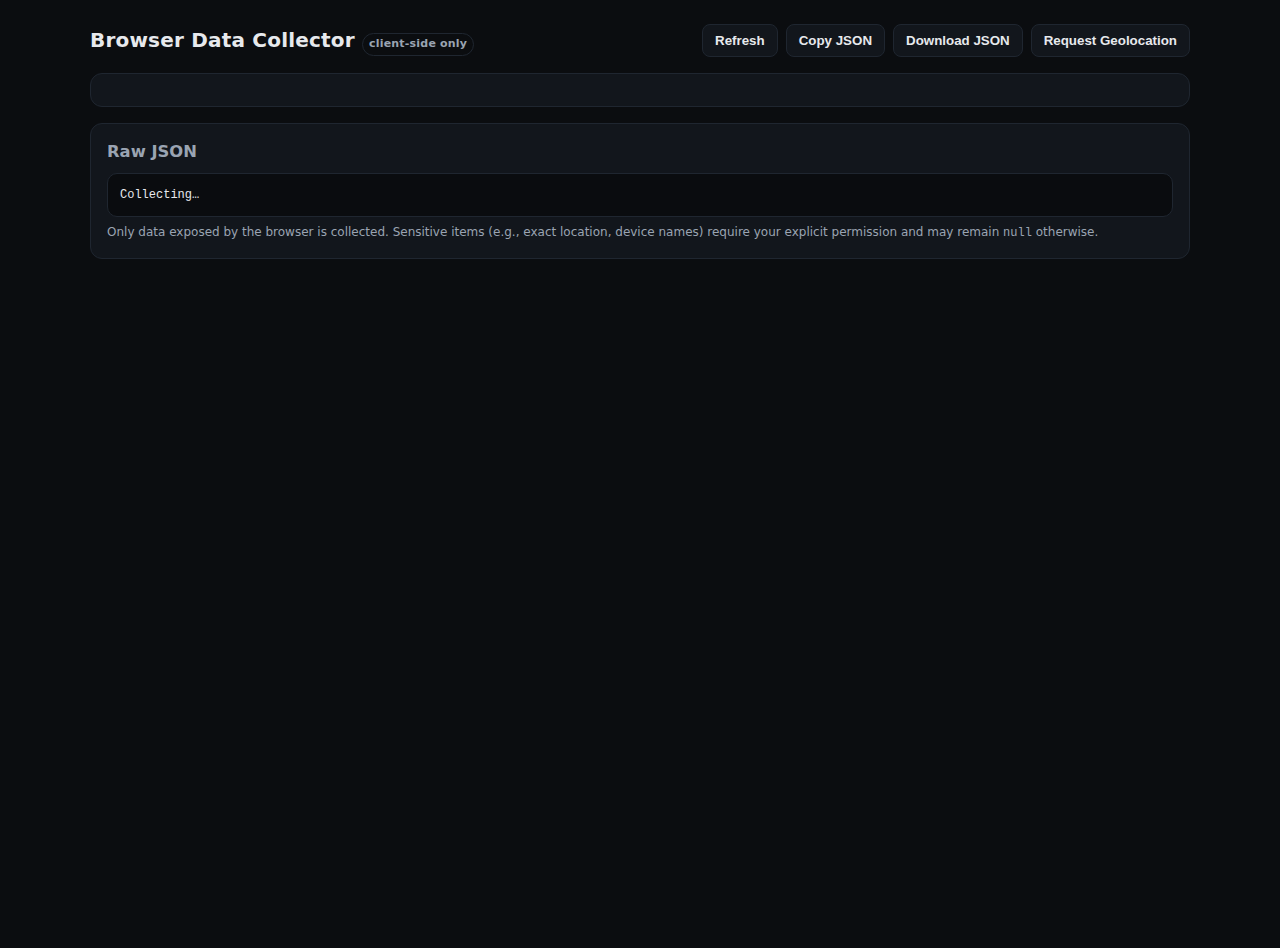
<file: data-collector.html>
<!doctype html>
<html lang="en">
<head>
  <meta charset="utf-8" />
  <meta name="viewport" content="width=device-width,initial-scale=1" />
  <title>Browser Data Collector (Client-Side)</title>
  <style>
    :root {
      color-scheme: dark;
      --bg: #0b0d10;
      --fg: #e7e9ed;
      --muted: #9aa4b2;
      --card: #12161c;
      --border: #1f2630;
      --accent: #6ea8fe;
      --ok: #58d39b;
      --warn: #f2c94c;
      --err: #ff7b7b;
      --mono: ui-monospace, SFMono-Regular, Menlo, Consolas, "Liberation Mono", monospace;
    }
    html, body { height: 100%; }
    body {
      margin: 0; background: var(--bg); color: var(--fg);
      font: 14px/1.5 system-ui, -apple-system, Segoe UI, Roboto, Ubuntu, "Helvetica Neue", Arial, "Apple Color Emoji", "Segoe UI Emoji";
      display: grid; place-items: start center;
      padding: 24px;
    }
    .wrap { width: min(1100px, 100%); }
    header {
      display: flex; gap: 12px; align-items: center; justify-content: space-between; margin-bottom: 16px;
    }
    h1 { font-size: 20px; margin: 0; letter-spacing: .2px; }
    .btns { display:flex; gap:8px; flex-wrap: wrap; }
    button {
      background: var(--card); color: var(--fg); border: 1px solid var(--border);
      padding: 8px 12px; border-radius: 8px; cursor: pointer; font-weight: 600;
    }
    button:hover { border-color: var(--accent); }
    .card {
      background: var(--card); border: 1px solid var(--border); border-radius: 12px;
      padding: 16px; margin-bottom: 16px;
    }
    .grid {
      display: grid; grid-template-columns: repeat(auto-fit, minmax(260px, 1fr));
      gap: 12px;
    }
    .kv {
      border: 1px dashed var(--border); border-radius: 8px; padding: 10px;
    }
    .kv h3 { margin: 0 0 6px 0; font-size: 13px; color: var(--muted); font-weight: 600; }
    pre {
      background: #0a0c0f; border: 1px solid var(--border); border-radius: 10px; padding: 12px; overflow: auto;
      font-family: var(--mono); font-size: 12px; margin: 0;
    }
    .small { color: var(--muted); font-size: 12px; margin-top: 6px; }
    a { color: var(--accent); text-decoration: none; }
    .tag { display:inline-block; padding:2px 6px; border:1px solid var(--border); border-radius: 999px; font-size:11px; color:var(--muted); }
  </style>
</head>
<body>
  <div class="wrap">
    <header>
      <h1>Browser Data Collector <span class="tag">client-side only</span></h1>
      <div class="btns">
        <button id="refreshBtn">Refresh</button>
        <button id="copyBtn">Copy JSON</button>
        <button id="downloadBtn">Download JSON</button>
        <button id="geoBtn" title="Request location permission">Request Geolocation</button>
      </div>
    </header>

    <div class="card">
      <div class="grid" id="cards"></div>
    </div>

    <div class="card">
      <h3 style="margin:0 0 8px 0;color:var(--muted)">Raw JSON</h3>
      <pre id="raw">Collecting…</pre>
      <div class="small">Only data exposed by the browser is collected. Sensitive items (e.g., exact location, device names) require your explicit permission and may remain <code>null</code> otherwise.</div>
    </div>
  </div>

<script>
(async () => {
  const $raw = document.getElementById('raw');
  const $cards = document.getElementById('cards');
  const $refresh = document.getElementById('refreshBtn');
  const $copy = document.getElementById('copyBtn');
  const $download = document.getElementById('downloadBtn');
  const $geo = document.getElementById('geoBtn');

  // Helpers
  const safe = (fn, fallback = null) => { try { return fn(); } catch { return fallback; } };
  const asBool = v => v === true ? true : (v === false ? false : null);
  const toNullIfUndef = v => (v === undefined ? null : v);

  async function getUAHints() {
    const nav = navigator;
    const uaData = nav.userAgentData;
    if (!uaData) return null;
    let brands = null, mobile = null, platform = null, arch = null, model = null, bitness = null, fullVersionList = null;
    try {
      const hi = await uaData.getHighEntropyValues?.(['architecture','bitness','model','platform','platformVersion','uaFullVersion','fullVersionList']);
      arch = hi?.architecture ?? null;
      bitness = hi?.bitness ?? null;
      model = hi?.model ?? null;
      platform = (hi?.platform ?? uaData.platform) || null;
      fullVersionList = hi?.fullVersionList ?? null;
    } catch {}
    try { brands = uaData.brands || null; mobile = uaData.mobile ?? null; } catch {}
    return { brands, mobile, platform, architecture: arch, bitness, model, fullVersionList };
  }

  function getWebGLInfo() {
    const canvas = document.createElement('canvas');
    const gl = canvas.getContext('webgl') || canvas.getContext('experimental-webgl');
    if (!gl) return null;
    const dbg = gl.getExtension('WEBGL_debug_renderer_info');
    const vendor = dbg ? gl.getParameter(dbg.UNMASKED_VENDOR_WEBGL) : gl.getParameter(gl.VENDOR);
    const renderer = dbg ? gl.getParameter(dbg.UNMASKED_RENDERER_WEBGL) : gl.getParameter(gl.RENDERER);
    return {
      vendor: vendor || null,
      renderer: renderer || null,
      version: gl.getParameter(gl.VERSION) || null,
      shadingLanguageVersion: gl.getParameter(gl.SHADING_LANGUAGE_VERSION) || null,
      maxTextureSize: gl.getParameter(gl.MAX_TEXTURE_SIZE) || null,
      antialias: gl.getContextAttributes()?.antialias ?? null
    };
  }

  async function getBattery() {
    try {
      if (!('getBattery' in navigator)) return null;
      const b = await navigator.getBattery();
      return {
        charging: asBool(b.charging),
        chargingTime: toNullIfUndef(b.chargingTime),
        dischargingTime: toNullIfUndef(b.dischargingTime),
        level: toNullIfUndef(b.level)
      };
    } catch { return null; }
  }

  async function getStorage() {
    try {
      const est = await navigator.storage?.estimate?.();
      return est ? { quota: est.quota ?? null, usage: est.usage ?? null } : null;
    } catch { return null; }
  }

  function getConnection() {
    const c = navigator.connection || navigator.mozConnection || navigator.webkitConnection;
    if (!c) return null;
    return {
      effectiveType: c.effectiveType ?? null,
      downlink: c.downlink ?? null,
      rtt: c.rtt ?? null,
      saveData: asBool(c.saveData),
      type: c.type ?? null
    };
  }

  async function getPermissions() {
    if (!navigator.permissions?.query) return null;
    const names = ['geolocation','notifications','camera','microphone','persistent-storage','accelerometer','gyroscope','magnetometer','clipboard-read','clipboard-write','midi','background-sync','nfc'];
    const out = {};
    await Promise.all(names.map(async n => {
      try { out[n] = (await navigator.permissions.query({name: n})).state; }
      catch { out[n] = null; }
    }));
    return out;
  }

  async function getMediaDevices() {
    if (!navigator.mediaDevices?.enumerateDevices) return null;
    try {
      const list = await navigator.mediaDevices.enumerateDevices();
      // Labels are empty until permission is granted; we still show kind & deviceId hash
      return list.map(d => ({
        kind: d.kind || null,
        label: d.label || null,
        deviceIdHash: d.deviceId ? await digest(d.deviceId) : null,
        groupIdHash: d.groupId ? await digest(d.groupId) : null
      }));
    } catch { return null; }
  }

  async function digest(text) {
    try {
      const enc = new TextEncoder().encode(text);
      const buf = await crypto.subtle.digest('SHA-256', enc);
      return [...new Uint8Array(buf)].map(b => b.toString(16).padStart(2,'0')).join('');
    } catch { return null; }
  }

  function getPrefers() {
    const mq = q => window.matchMedia ? window.matchMedia(q).matches : null;
    return {
      colorSchemeDark: asBool(mq('(prefers-color-scheme: dark)')),
      reducedMotion: asBool(mq('(prefers-reduced-motion: reduce)')),
      contrastMore: asBool(mq('(prefers-contrast: more)')),
      hdr: asBool(mq('(dynamic-range: high)'))
    };
  }

  function getCodecs() {
    const v = document.createElement('video');
    const a = document.createElement('audio');
    const can = el => type => el.canPlayType ? (el.canPlayType(type) || 'no') : 'no';
    return {
      video: {
        h264: can(v)('video/mp4; codecs="avc1.42E01E"'),
        h265: can(v)('video/mp4; codecs="hvc1"'),
        vp8:  can(v)('video/webm; codecs="vp8"'),
        vp9:  can(v)('video/webm; codecs="vp9"'),
        av1:  can(v)('video/mp4; codecs="av01.0.05M.08"')
      },
      audio: {
        mp3:  can(a)('audio/mpeg'),
        aac:  can(a)('audio/mp4; codecs="mp4a.40.2"'),
        opus: can(a)('audio/ogg; codecs="opus"'),
        flac: can(a)('audio/flac'),
        wav:  can(a)('audio/wav')
      }
    };
  }

  function getPerf() {
    try {
      const nav = performance.getEntriesByType('navigation')[0];
      const mem = performance.memory || null;
      return {
        type: nav?.type ?? null,
        startTime: nav?.startTime ?? null,
        domContentLoaded: nav?.domContentLoadedEventEnd ?? null,
        loadEventEnd: nav?.loadEventEnd ?? null,
        transferSize: nav?.transferSize ?? null,
        encodedBodySize: nav?.encodedBodySize ?? null,
        decodedBodySize: nav?.decodedBodySize ?? null,
        jsHeapSizeLimit: mem?.jsHeapSizeLimit ?? null,
        totalJSHeapSize: mem?.totalJSHeapSize ?? null,
        usedJSHeapSize: mem?.usedJSHeapSize ?? null
      };
    } catch { return null; }
  }

  function getBasics() {
    const n = navigator;
    const d = document;
    const intl = Intl.DateTimeFormat().resolvedOptions?.() || {};
    const screens = {
      width: screen.width ?? null,
      height: screen.height ?? null,
      availWidth: screen.availWidth ?? null,
      availHeight: screen.availHeight ?? null,
      colorDepth: screen.colorDepth ?? null,
      pixelDepth: screen.pixelDepth ?? null
    };
    const viewport = {
      innerWidth: window.innerWidth ?? null,
      innerHeight: window.innerHeight ?? null,
      devicePixelRatio: window.devicePixelRatio ?? null
    };
    return {
      userAgent: n.userAgent || null,
      platform: n.platform || null,
      language: n.language || null,
      languages: n.languages || null,
      timezone: intl.timeZone || null,
      locale: intl.locale || null,
      cookiesEnabled: asBool(n.cookieEnabled),
      doNotTrack: n.doNotTrack ?? null,
      online: asBool(n.onLine),
      referrer: d.referrer || null,
      visibilityState: d.visibilityState || null,
      url: location.href,
      historyLength: history.length ?? null,
      screen: screens,
      viewport
    };
  }

  function getFeatureFlags() {
    const n = navigator;
    return {
      serviceWorker: !!n.serviceWorker,
      bluetooth: !!n.bluetooth,
      usb: !!n.usb,
      serial: !!n.serial,
      hid: !!n.hid,
      clipboard: !!n.clipboard,
      share: !!n.share,
      webShare: !!navigator.canShare,
      xr: !!n.xr,
      mediaCapabilities: !!n.mediaCapabilities,
      webRTCSupport: !!(window.RTCPeerConnection),
      webGL: !!(document.createElement('canvas').getContext('webgl')),
      localStorage: safe(() => { localStorage.setItem('_t','1'); localStorage.removeItem('_t'); return true; }, false),
      sessionStorage: safe(() => { sessionStorage.setItem('_t','1'); sessionStorage.removeItem('_t'); return true; }, false),
      indexedDB: !!window.indexedDB
    };
  }

  async function getGeolocationOnce() {
    if (!('geolocation' in navigator)) return null;
    return new Promise(resolve => {
      navigator.geolocation.getCurrentPosition(
        pos => resolve({
          timestamp: pos.timestamp || null,
          coords: {
            latitude: pos.coords.latitude ?? null,
            longitude: pos.coords.longitude ?? null,
            accuracy: pos.coords.accuracy ?? null,
            altitude: pos.coords.altitude ?? null,
            altitudeAccuracy: pos.coords.altitudeAccuracy ?? null,
            heading: pos.coords.heading ?? null,
            speed: pos.coords.speed ?? null
          }
        }),
        _err => resolve(null),
        { enableHighAccuracy: false, maximumAge: 0, timeout: 8000 }
      );
    });
  }

  async function collect() {
    const startedAt = new Date().toISOString();
    const [
      uaHints, battery, storage, connection, permissions, mediaDevices,
      geolocation
    ] = await Promise.all([
      getUAHints(),
      getBattery(),
      getStorage(),
      Promise.resolve(getConnection()),
      getPermissions(),
      getMediaDevices(),
      // Geolocation only collected if previously granted (we’ll also expose a manual request button)
      (await navigator.permissions?.query?.({name: 'geolocation'}).then(r => r.state).catch(()=>null)) === 'granted'
        ? getGeolocationOnce() : null
    ]);

    const data = {
      meta: {
        collectedAt: startedAt,
        userInitiated: true,
        notes: 'All data gathered client-side from standard Web APIs. Some fields may be null if unsupported or permission was denied.'
      },
      basics: getBasics(),
      uaHints,
      prefers: getPrefers(),
      hardware: {
        cpuThreads: navigator.hardwareConcurrency ?? null,
        deviceMemoryGB: navigator.deviceMemory ?? null,
        touchPoints: navigator.maxTouchPoints ?? null
      },
      features: getFeatureFlags(),
      connection,
      battery,
      storage,
      permissions,
      mediaDevices,
      codecs: getCodecs(),
      webgl: getWebGLInfo(),
      performance: getPerf()
    };

    return data;
  }

  function renderCards(obj) {
    $cards.innerHTML = '';
    const sections = [
      ['Basics', obj.basics],
      ['UA Hints', obj.uaHints],
      ['Preferences', obj.prefers],
      ['Hardware', obj.hardware],
      ['Features', obj.features],
      ['Network (NetInfo API)', obj.connection],
      ['Battery', obj.battery],
      ['Storage Estimate', obj.storage],
      ['Permissions', obj.permissions],
      ['Media Devices', obj.mediaDevices],
      ['Codecs Support', obj.codecs],
      ['WebGL', obj.webgl],
      ['Performance', obj.performance],
      ['Metadata', obj.meta]
    ];
    for (const [title, value] of sections) {
      const div = document.createElement('div');
      div.className = 'kv';
      const h = document.createElement('h3');
      h.textContent = title;
      const pre = document.createElement('pre');
      pre.textContent = JSON.stringify(value, null, 2);
      div.appendChild(h);
      div.appendChild(pre);
      $cards.appendChild(div);
    }
  }

  async function refresh() {
    $raw.textContent = 'Collecting…';
    const data = await collect();
    $raw.textContent = JSON.stringify(data, null, 2);
    renderCards(data);
    window.__COLLECTED__ = data;
  }

  $refresh.addEventListener('click', refresh);
  $copy.addEventListener('click', async () => {
    try {
      await navigator.clipboard.writeText(JSON.stringify(window.__COLLECTED__ ?? {}, null, 2));
      $copy.textContent = 'Copied ✓';
      setTimeout(() => ($copy.textContent = 'Copy JSON'), 1400);
    } catch {
      alert('Clipboard write failed. You can select and copy the JSON manually.');
    }
  });
  $download.addEventListener('click', () => {
    const blob = new Blob([JSON.stringify(window.__COLLECTED__ ?? {}, null, 2)], {type: 'application/json'});
    const a = document.createElement('a');
    a.href = URL.createObjectURL(blob);
    a.download = 'browser-data.json';
    document.body.appendChild(a);
    a.click();
    a.remove();
    URL.revokeObjectURL(a.href);
  });
  $geo.addEventListener('click', async () => {
    const pos = await getGeolocationOnce();
    if (!pos) { alert('Geolocation unavailable or denied.'); return; }
    window.__COLLECTED__ = window.__COLLECTED__ || {};
    window.__COLLECTED__.geolocation = pos;
    // Re-render with geolocation surfaced in Basics
    const basics = window.__COLLECTED__.basics || {};
    basics.geolocation = pos;
    window.__COLLECTED__.basics = basics;
    $raw.textContent = JSON.stringify(window.__COLLECTED__, null, 2);
    renderCards(window.__COLLECTED__);
  });

  // Initial run
  await refresh();
})();
</script>
</body>
</html>
</file>
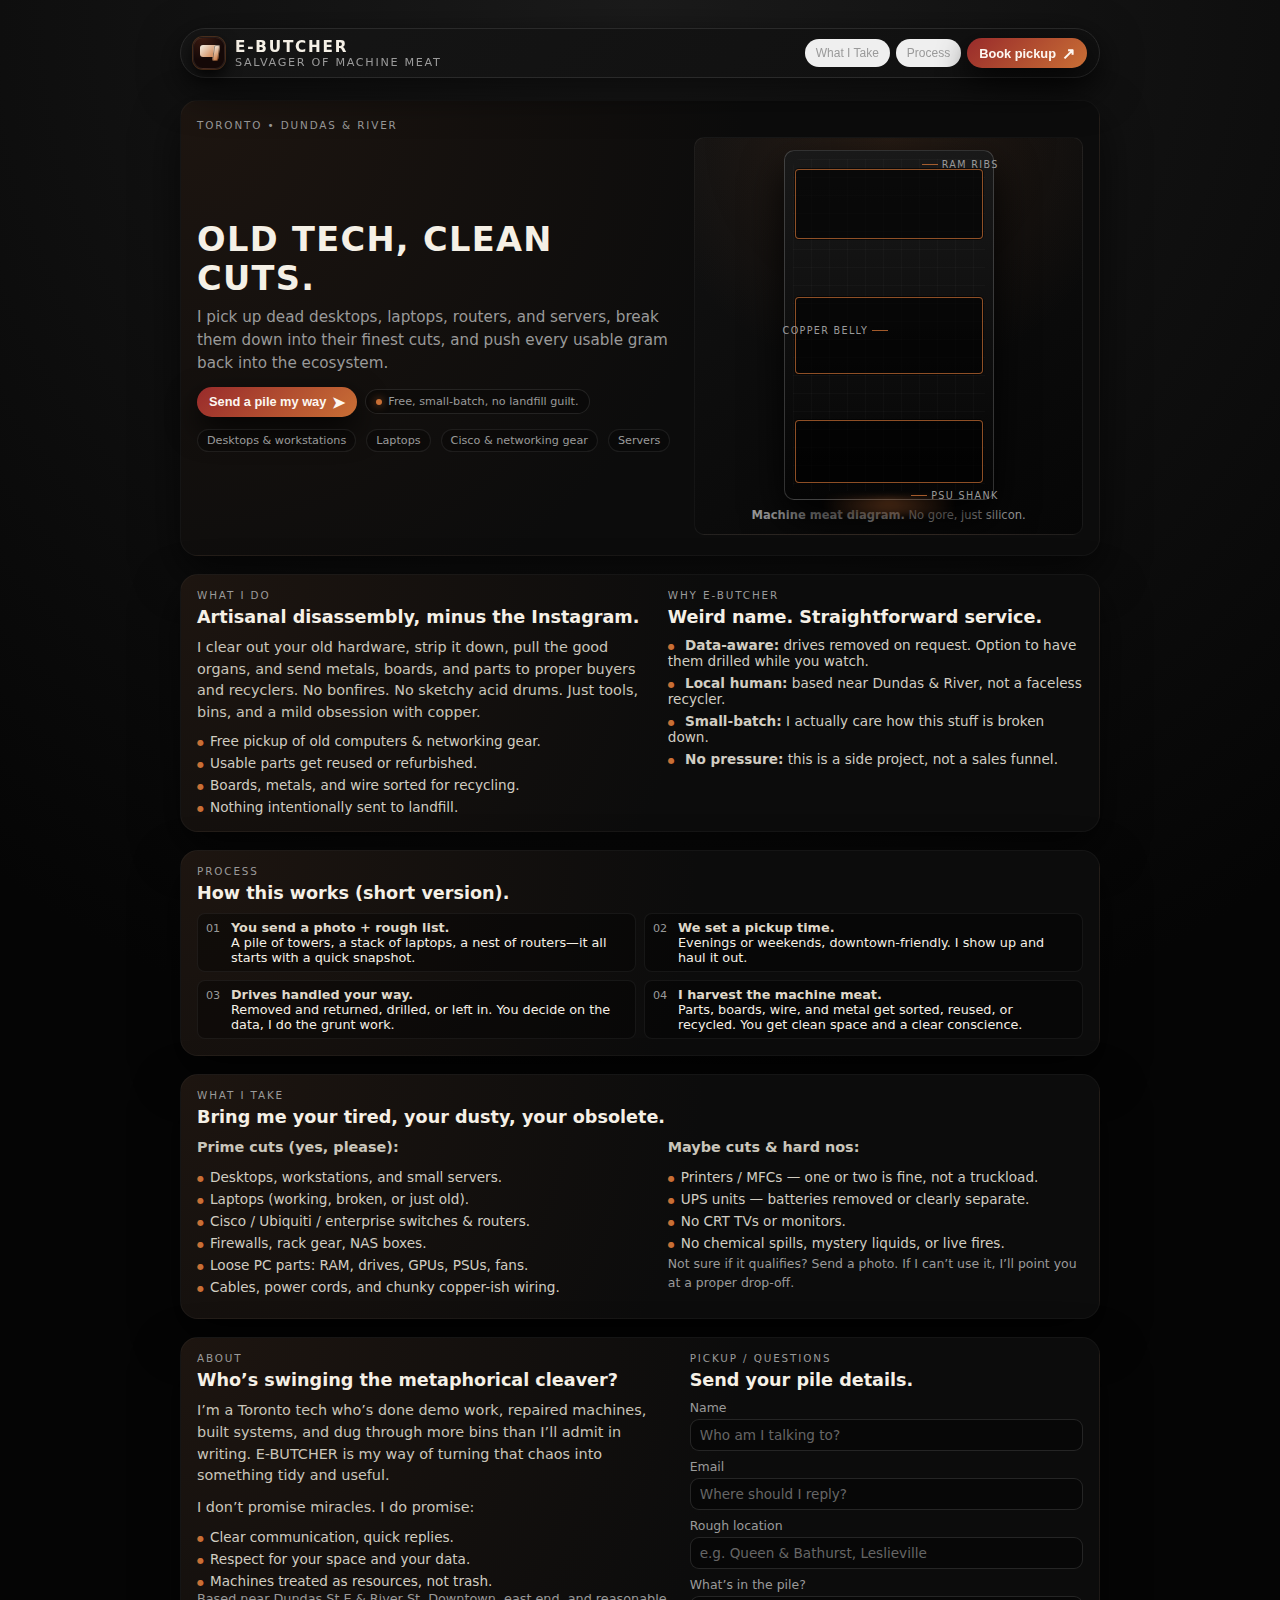
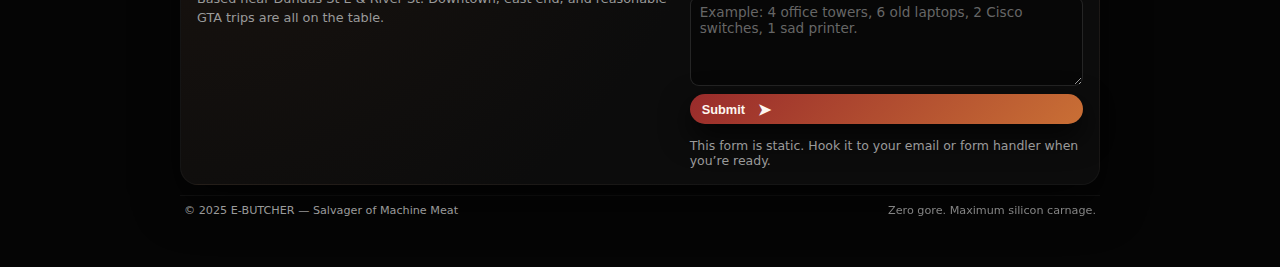
<file: e-butcher.html>
<!DOCTYPE html>
<html lang="en">
<head>
  <meta charset="UTF-8" />
  <title>E-BUTCHER — Salvager of Machine Meat</title>
  <meta name="viewport" content="width=device-width, initial-scale=1" />
  <style>
    :root {
      --bg: #111111;
      --bg-elevated: #181818;
      --primary: #f5f0e6;
      --muted: #9a9a9a;
      --accent: #c96f35;
      --accent-soft: rgba(201, 111, 53, 0.12);
      --red: #992b2b;
      --border: #2a2a2a;
      --shadow-soft: 0 18px 45px rgba(0, 0, 0, 0.6);
      --radius-lg: 18px;
      --radius-md: 10px;
      --radius-pill: 999px;
      --font-sans: system-ui, -apple-system, BlinkMacSystemFont, "SF Pro Text",
        "Segoe UI", sans-serif;
    }

    * {
      box-sizing: border-box;
    }

    html,
    body {
      margin: 0;
      padding: 0;
      background: radial-gradient(circle at top, #1b1b1b 0, #050505 55%);
      color: var(--primary);
      font-family: var(--font-sans);
      -webkit-font-smoothing: antialiased;
      scroll-behavior: smooth;
    }

    body {
      min-height: 100vh;
    }

    a {
      color: inherit;
      text-decoration: none;
    }

    .page {
      max-width: 960px;
      margin: 0 auto;
      padding: 18px 16px 40px;
    }

    header {
      display: flex;
      align-items: center;
      justify-content: space-between;
      padding: 8px 12px;
      border-radius: var(--radius-pill);
      border: 1px solid var(--border);
      background: linear-gradient(135deg, #151515, #101010);
      box-shadow: 0 12px 40px rgba(0, 0, 0, 0.65);
      position: sticky;
      top: 10px;
      z-index: 10;
      backdrop-filter: blur(10px);
    }

    .brand {
      display: flex;
      align-items: center;
      gap: 10px;
    }

    .brand-mark {
      width: 32px;
      height: 32px;
      border-radius: 10px;
      border: 1px solid rgba(255, 255, 255, 0.08);
      display: inline-flex;
      align-items: center;
      justify-content: center;
      background: radial-gradient(circle at 30% 0, #3b1a10 0, #140807 60%);
      box-shadow: 0 0 0 1px rgba(201, 111, 53, 0.30),
        0 7px 16px rgba(0, 0, 0, 0.9);
      position: relative;
    }

    .brand-mark::before,
    .brand-mark::after {
      content: "";
      position: absolute;
      border-radius: 2px;
      background: linear-gradient(135deg, #f5f0e6, #c96f35);
    }

    .brand-mark::before {
      width: 18px;
      height: 12px;
      border-radius: 3px;
      top: 7px;
    }

    .brand-mark::after {
      width: 6px;
      height: 16px;
      right: 6px;
      top: 7px;
      transform-origin: bottom right;
      transform: skewX(-8deg);
      box-shadow: inset 0 0 0 1px rgba(0, 0, 0, 0.4);
    }

    .brand-text-primary {
      font-size: 0.95rem;
      font-weight: 700;
      letter-spacing: 0.12em;
      text-transform: uppercase;
    }

    .brand-text-secondary {
      font-size: 0.7rem;
      text-transform: uppercase;
      letter-spacing: 0.15em;
      color: var(--muted);
    }

    nav {
      display: flex;
      gap: 6px;
      align-items: center;
    }

    .nav-link {
      font-size: 0.75rem;
      padding: 6px 10px;
      border-radius: var(--radius-pill);
      border: 1px solid transparent;
      color: var(--muted);
      cursor: pointer;
    }

    .nav-link:hover {
      border-color: rgba(255, 255, 255, 0.08);
      color: var(--primary);
      background: rgba(255, 255, 255, 0.02);
    }

    .btn-primary {
      font-size: 0.8rem;
      padding: 7px 12px;
      border-radius: var(--radius-pill);
      border: none;
      background: linear-gradient(135deg, var(--red), var(--accent));
      color: #fdf7f1;
      font-weight: 600;
      cursor: pointer;
      display: inline-flex;
      align-items: center;
      gap: 6px;
      box-shadow: 0 12px 30px rgba(0, 0, 0, 0.8);
      white-space: nowrap;
    }

    .btn-primary span {
      font-size: 1rem;
      line-height: 1;
      transform: translateY(1px);
    }

    .btn-primary:hover {
      filter: brightness(1.08);
      transform: translateY(-1px);
    }

    main {
      margin-top: 22px;
      display: flex;
      flex-direction: column;
      gap: 18px;
    }

    .card {
      background: radial-gradient(circle at 0 0, #1d1510 0, #0c0c0c 55%);
      border-radius: var(--radius-lg);
      padding: 18px 16px 20px;
      border: 1px solid rgba(255, 255, 255, 0.04);
      box-shadow: var(--shadow-soft);
    }

    .card-tight {
      padding: 14px 16px 16px;
    }

    .eyebrow {
      font-size: 0.65rem;
      text-transform: uppercase;
      letter-spacing: 0.18em;
      color: var(--muted);
      margin-bottom: 6px;
    }

    h1 {
      font-size: 1.75rem;
      margin: 0 0 8px;
      letter-spacing: 0.04em;
      text-transform: uppercase;
    }

    h2 {
      font-size: 1.1rem;
      margin: 0 0 10px;
    }

    p {
      margin: 0 0 10px;
      font-size: 0.9rem;
      color: #c9c5ba;
      line-height: 1.5;
    }

    .hero-grid {
      display: grid;
      grid-template-columns: 1fr;
      gap: 16px;
      align-items: center;
    }

    .hero-tagline {
      font-size: 0.95rem;
      color: var(--muted);
      margin-bottom: 12px;
    }

    .hero-cta-row {
      display: flex;
      align-items: center;
      gap: 8px;
      flex-wrap: wrap;
      margin-top: 4px;
    }

    .pill {
      font-size: 0.7rem;
      padding: 5px 10px;
      border-radius: var(--radius-pill);
      border: 1px solid rgba(255, 255, 255, 0.1);
      color: var(--muted);
      display: inline-flex;
      align-items: center;
      gap: 6px;
      background: rgba(0, 0, 0, 0.25);
    }

    .pill-dot {
      width: 6px;
      height: 6px;
      border-radius: 999px;
      background: var(--accent);
      box-shadow: 0 0 8px rgba(201, 111, 53, 0.8);
    }

    /* Hero "cut diagram" */
    .tower-diagram {
      border-radius: var(--radius-md);
      border: 1px solid rgba(255, 255, 255, 0.06);
      padding: 12px;
      background:
        radial-gradient(circle at top, rgba(201, 111, 53, 0.12) 0, transparent 55%),
        linear-gradient(145deg, #121212, #060606);
      position: relative;
      overflow: hidden;
    }

    .tower-shell {
      width: 100%;
      max-width: 210px;
      aspect-ratio: 3 / 5;
      border-radius: 10px;
      border: 1px solid rgba(255, 255, 255, 0.18);
      margin: 0 auto;
      position: relative;
      background: linear-gradient(180deg, #191919, #050505);
      box-shadow: 0 18px 40px rgba(0, 0, 0, 0.9);
    }

    .tower-shell::before {
      content: "";
      position: absolute;
      inset: 8px;
      border-radius: 7px;
      background-image: linear-gradient(
          90deg,
          rgba(255, 255, 255, 0.04) 1px,
          transparent 1px
        ),
        linear-gradient(
          180deg,
          rgba(255, 255, 255, 0.04) 1px,
          transparent 1px
        );
      background-size: 18px 18px;
      opacity: 0.6;
    }

    .tower-section {
      position: absolute;
      left: 10px;
      right: 10px;
      border-radius: 4px;
      border: 1px solid rgba(201, 111, 53, 0.7);
      box-shadow: 0 0 0 1px rgba(0, 0, 0, 0.6);
      background: rgba(0, 0, 0, 0.6);
    }

    .sec-ram {
      top: 18px;
      height: 20%;
    }

    .sec-copper {
      top: 42%;
      height: 22%;
    }

    .sec-psu {
      bottom: 16px;
      height: 18%;
    }

    .tower-label {
      position: absolute;
      font-size: 0.6rem;
      text-transform: uppercase;
      letter-spacing: 0.14em;
      color: var(--muted);
      white-space: nowrap;
      display: flex;
      align-items: center;
      gap: 4px;
    }

    .tower-label::before {
      content: "";
      width: 16px;
      height: 1px;
      background: rgba(201, 111, 53, 0.8);
    }

    .label-ram {
      top: 8px;
      right: -6px;
    }

    .label-copper {
      top: 50%;
      left: -2px;
      flex-direction: row-reverse;
    }

    .label-psu {
      bottom: -2px;
      right: -6px;
    }

    .tower-base-glow {
      position: absolute;
      inset: auto 10px -16px;
      height: 18px;
      background: radial-gradient(
        circle at 50% 0,
        rgba(201, 111, 53, 0.4),
        transparent 70%
      );
      opacity: 0.8;
      filter: blur(3px);
    }

    .tower-caption {
      margin-top: 8px;
      font-size: 0.72rem;
      color: var(--muted);
      text-align: center;
    }

    .stack {
      display: flex;
      flex-direction: column;
      gap: 10px;
    }

    .stack-horizontal {
      display: flex;
      flex-wrap: wrap;
      gap: 10px;
    }

    .pill-tag {
      font-size: 0.7rem;
      padding: 4px 9px;
      border-radius: var(--radius-pill);
      border: 1px solid rgba(255, 255, 255, 0.08);
      color: var(--muted);
      background: rgba(0, 0, 0, 0.25);
    }

    .list {
      list-style: none;
      padding: 0;
      margin: 0;
      display: grid;
      gap: 6px;
      font-size: 0.85rem;
      color: #d1cdc2;
    }

    .list li::before {
      content: "●";
      font-size: 0.5rem;
      margin-right: 6px;
      color: var(--accent);
      position: relative;
      top: -1px;
    }

    .cols {
      display: grid;
      grid-template-columns: 1fr;
      gap: 14px;
    }

    .process-steps {
      display: grid;
      grid-template-columns: 1fr;
      gap: 8px;
      margin-top: 6px;
    }

    .step {
      font-size: 0.8rem;
      padding: 6px 8px;
      border-radius: 8px;
      border: 1px solid rgba(255, 255, 255, 0.06);
      background: rgba(0, 0, 0, 0.35);
      display: flex;
      gap: 7px;
      align-items: baseline;
    }

    .step span {
      font-size: 0.7rem;
      color: var(--muted);
      width: 18px;
      flex-shrink: 0;
    }

    .step b {
      font-weight: 600;
      color: #dfd8c9;
    }

    .contact-grid {
      display: grid;
      grid-template-columns: 1fr;
      gap: 12px;
    }

    form {
      display: grid;
      gap: 8px;
      font-size: 0.85rem;
    }

    .field {
      display: grid;
      gap: 4px;
    }

    label {
      font-size: 0.78rem;
      color: var(--muted);
    }

    input,
    textarea {
      border-radius: 9px;
      border: 1px solid rgba(255, 255, 255, 0.12);
      padding: 7px 9px;
      background: rgba(0, 0, 0, 0.4);
      color: var(--primary);
      font-family: var(--font-sans);
      font-size: 0.85rem;
      outline: none;
    }

    input::placeholder,
    textarea::placeholder {
      color: #666;
    }

    input:focus,
    textarea:focus {
      border-color: var(--accent);
      box-shadow: 0 0 0 1px rgba(201, 111, 53, 0.4);
    }

    textarea {
      min-height: 90px;
      resize: vertical;
    }

    .contact-note {
      font-size: 0.8rem;
      color: var(--muted);
    }

    footer {
      margin-top: 10px;
      padding: 8px 4px 0;
      font-size: 0.7rem;
      color: var(--muted);
      display: flex;
      flex-wrap: wrap;
      justify-content: space-between;
      gap: 6px;
      border-top: 1px solid rgba(255, 255, 255, 0.06);
    }

    footer span:last-child {
      opacity: 0.85;
    }

    @media (min-width: 720px) {
      .page {
        padding: 24px 20px 50px;
      }

      header {
        margin-top: 4px;
      }

      h1 {
        font-size: 2.1rem;
      }

      .hero-grid {
        grid-template-columns: 1.1fr 0.9fr;
        gap: 22px;
      }

      .cols {
        grid-template-columns: 1.1fr 1fr;
      }

      .process-steps {
        grid-template-columns: repeat(2, minmax(0, 1fr));
      }

      .contact-grid {
        grid-template-columns: 1.1fr 0.9fr;
      }
    }
  </style>
</head>
<body>
  <div class="page">
    <header>
      <div class="brand">
        <div class="brand-mark" aria-hidden="true"></div>
        <div>
          <div class="brand-text-primary">E-BUTCHER</div>
          <div class="brand-text-secondary">Salvager of Machine Meat</div>
        </div>
      </div>
      <nav>
        <button class="nav-link" data-scroll="#what">What I Take</button>
        <button class="nav-link" data-scroll="#process">Process</button>
        <button class="btn-primary" data-scroll="#contact">
          Book pickup <span>↗</span>
        </button>
      </nav>
    </header>

    <main>
      <!-- HERO -->
      <section class="card" id="top">
        <div class="eyebrow">Toronto • Dundas &amp; River</div>
        <div class="hero-grid">
          <div>
            <h1>Old Tech, Clean Cuts.</h1>
            <p class="hero-tagline">
              I pick up dead desktops, laptops, routers, and servers, break them
              down into their finest cuts, and push every usable gram back into
              the ecosystem.
            </p>
            <div class="hero-cta-row">
              <button class="btn-primary" data-scroll="#contact">
                Send a pile my way <span>➤</span>
              </button>
              <div class="pill">
                <div class="pill-dot"></div>
                <span>Free, small-batch, no landfill guilt.</span>
              </div>
            </div>
            <div class="stack" style="margin-top: 12px;">
              <div class="stack-horizontal">
                <span class="pill-tag">Desktops &amp; workstations</span>
                <span class="pill-tag">Laptops</span>
                <span class="pill-tag">Cisco &amp; networking gear</span>
                <span class="pill-tag">Servers</span>
              </div>
            </div>
          </div>
          <div>
            <div class="tower-diagram" aria-hidden="true">
              <div class="tower-shell">
                <div class="tower-section sec-ram"></div>
                <div class="tower-section sec-copper"></div>
                <div class="tower-section sec-psu"></div>
                <div class="tower-label label-ram">RAM Ribs</div>
                <div class="tower-label label-copper">Copper Belly</div>
                <div class="tower-label label-psu">PSU Shank</div>
                <div class="tower-base-glow"></div>
              </div>
              <div class="tower-caption">
                <strong>Machine meat diagram.</strong> No gore, just silicon.
              </div>
            </div>
          </div>
        </div>
      </section>

      <!-- WHAT / WHY -->
      <section class="card card-tight">
        <div class="cols">
          <div>
            <div class="eyebrow">What I do</div>
            <h2>Artisanal disassembly, minus the Instagram.</h2>
            <p>
              I clear out your old hardware, strip it down, pull the good
              organs, and send metals, boards, and parts to proper buyers and
              recyclers. No bonfires. No sketchy acid drums. Just tools, bins,
              and a mild obsession with copper.
            </p>
            <ul class="list">
              <li>Free pickup of old computers &amp; networking gear.</li>
              <li>Usable parts get reused or refurbished.</li>
              <li>Boards, metals, and wire sorted for recycling.</li>
              <li>Nothing intentionally sent to landfill.</li>
            </ul>
          </div>
          <div>
            <div class="eyebrow">Why e-butcher</div>
            <h2>Weird name. Straightforward service.</h2>
            <ul class="list">
              <li>
                <strong>Data-aware:</strong> drives removed on request. Option
                to have them drilled while you watch.
              </li>
              <li>
                <strong>Local human:</strong> based near Dundas &amp; River,
                not a faceless recycler.
              </li>
              <li>
                <strong>Small-batch:</strong> I actually care how this stuff is
                broken down.
              </li>
              <li>
                <strong>No pressure:</strong> this is a side project, not a
                sales funnel.
              </li>
            </ul>
          </div>
        </div>
      </section>

      <!-- PROCESS -->
      <section class="card card-tight" id="process">
        <div class="eyebrow">Process</div>
        <h2>How this works (short version).</h2>
        <div class="process-steps">
          <div class="step">
            <span>01</span>
            <div>
              <b>You send a photo + rough list.</b><br />
              A pile of towers, a stack of laptops, a nest of routers—it all
              starts with a quick snapshot.
            </div>
          </div>
          <div class="step">
            <span>02</span>
            <div>
              <b>We set a pickup time.</b><br />
              Evenings or weekends, downtown-friendly. I show up and haul it
              out.
            </div>
          </div>
          <div class="step">
            <span>03</span>
            <div>
              <b>Drives handled your way.</b><br />
              Removed and returned, drilled, or left in. You decide on the
              data, I do the grunt work.
            </div>
          </div>
          <div class="step">
            <span>04</span>
            <div>
              <b>I harvest the machine meat.</b><br />
              Parts, boards, wire, and metal get sorted, reused, or recycled.
              You get clean space and a clear conscience.
            </div>
          </div>
        </div>
      </section>

      <!-- WHAT I TAKE -->
      <section class="card card-tight" id="what">
        <div class="eyebrow">What I take</div>
        <h2>Bring me your tired, your dusty, your obsolete.</h2>
        <div class="cols">
          <div>
            <p><strong>Prime cuts (yes, please):</strong></p>
            <ul class="list">
              <li>Desktops, workstations, and small servers.</li>
              <li>Laptops (working, broken, or just old).</li>
              <li>Cisco / Ubiquiti / enterprise switches &amp; routers.</li>
              <li>Firewalls, rack gear, NAS boxes.</li>
              <li>Loose PC parts: RAM, drives, GPUs, PSUs, fans.</li>
              <li>Cables, power cords, and chunky copper-ish wiring.</li>
            </ul>
          </div>
          <div>
            <p><strong>Maybe cuts &amp; hard nos:</strong></p>
            <ul class="list">
              <li>Printers / MFCs — one or two is fine, not a truckload.</li>
              <li>UPS units — batteries removed or clearly separate.</li>
              <li>No CRT TVs or monitors.</li>
              <li>No chemical spills, mystery liquids, or live fires.</li>
            </ul>
            <p style="font-size: 0.78rem; color: var(--muted); margin-top: 4px;">
              Not sure if it qualifies? Send a photo. If I can’t use it, I’ll
              point you at a proper drop-off.
            </p>
          </div>
        </div>
      </section>

      <!-- ABOUT + CONTACT -->
      <section class="card card-tight" id="contact">
        <div class="contact-grid">
          <div>
            <div class="eyebrow">About</div>
            <h2>Who’s swinging the metaphorical cleaver?</h2>
            <p>
              I’m a Toronto tech who’s done demo work, repaired machines,
              built systems, and dug through more bins than I’ll admit in
              writing. E-BUTCHER is my way of turning that chaos into
              something tidy and useful.
            </p>
            <p>
              I don’t promise miracles. I do promise:
            </p>
            <ul class="list">
              <li>Clear communication, quick replies.</li>
              <li>Respect for your space and your data.</li>
              <li>Machines treated as resources, not trash.</li>
            </ul>
            <p class="contact-note">
              Based near Dundas St E &amp; River St.  
              Downtown, east end, and reasonable GTA trips are all on the
              table.
            </p>
          </div>
          <div>
            <div class="eyebrow">Pickup / questions</div>
            <h2>Send your pile details.</h2>
            <form id="contact-form">
              <div class="field">
                <label for="name">Name</label>
                <input
                  id="name"
                  name="name"
                  type="text"
                  placeholder="Who am I talking to?"
                  required
                />
              </div>
              <div class="field">
                <label for="email">Email</label>
                <input
                  id="email"
                  name="email"
                  type="email"
                  placeholder="Where should I reply?"
                  required
                />
              </div>
              <div class="field">
                <label for="location">Rough location</label>
                <input
                  id="location"
                  name="location"
                  type="text"
                  placeholder="e.g. Queen & Bathurst, Leslieville"
                />
              </div>
              <div class="field">
                <label for="message">What’s in the pile?</label>
                <textarea
                  id="message"
                  name="message"
                  placeholder="Example: 4 office towers, 6 old laptops, 2 Cisco switches, 1 sad printer."
                  required
                ></textarea>
              </div>
              <button type="submit" class="btn-primary">
                Submit &nbsp;<span>➤</span>
              </button>
              <div
                id="form-status"
                style="margin-top: 6px; font-size: 0.78rem; color: var(--muted);"
              >
                This form is static. Hook it to your email or form handler when
                you’re ready.
              </div>
            </form>
          </div>
        </div>
      </section>
    </main>

    <footer>
      <span>© 2025 E-BUTCHER — Salvager of Machine Meat</span>
      <span>Zero gore. Maximum silicon carnage.</span>
    </footer>
  </div>

  <script>
    // Smooth scroll for buttons
    document.querySelectorAll("[data-scroll]").forEach((btn) => {
      btn.addEventListener("click", () => {
        const target = document.querySelector(btn.dataset.scroll);
        if (target) {
          const rect = target.getBoundingClientRect();
          const offset = rect.top + window.scrollY - 70;
          window.scrollTo({ top: offset, behavior: "smooth" });
        }
      });
    });

    // Fake form handler
    const form = document.getElementById("contact-form");
    const status = document.getElementById("form-status");
    if (form) {
      form.addEventListener("submit", (e) => {
        e.preventDefault();
        status.textContent =
          "Nice. This would normally send me an email. Wire it up to your backend or a form service when you’re ready.";
      });
    }
  </script>
</body>
</html>
</file>
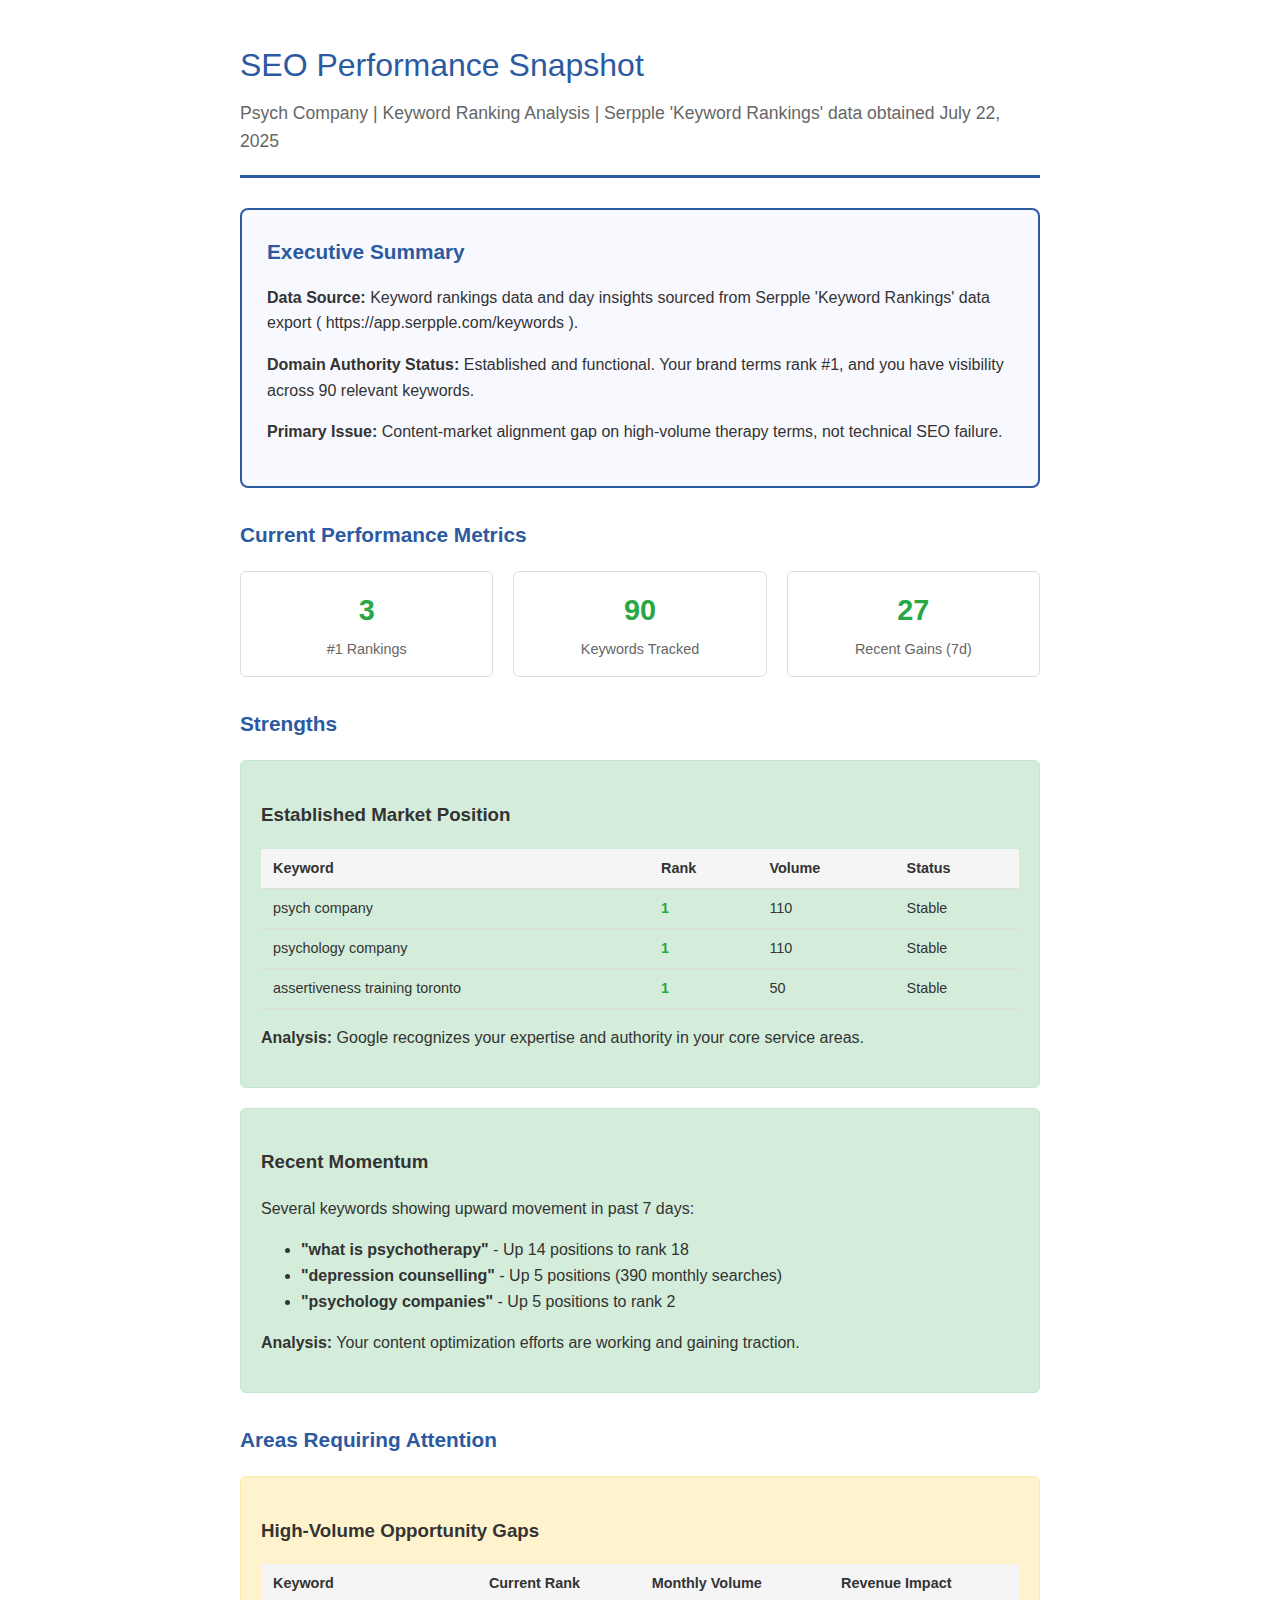
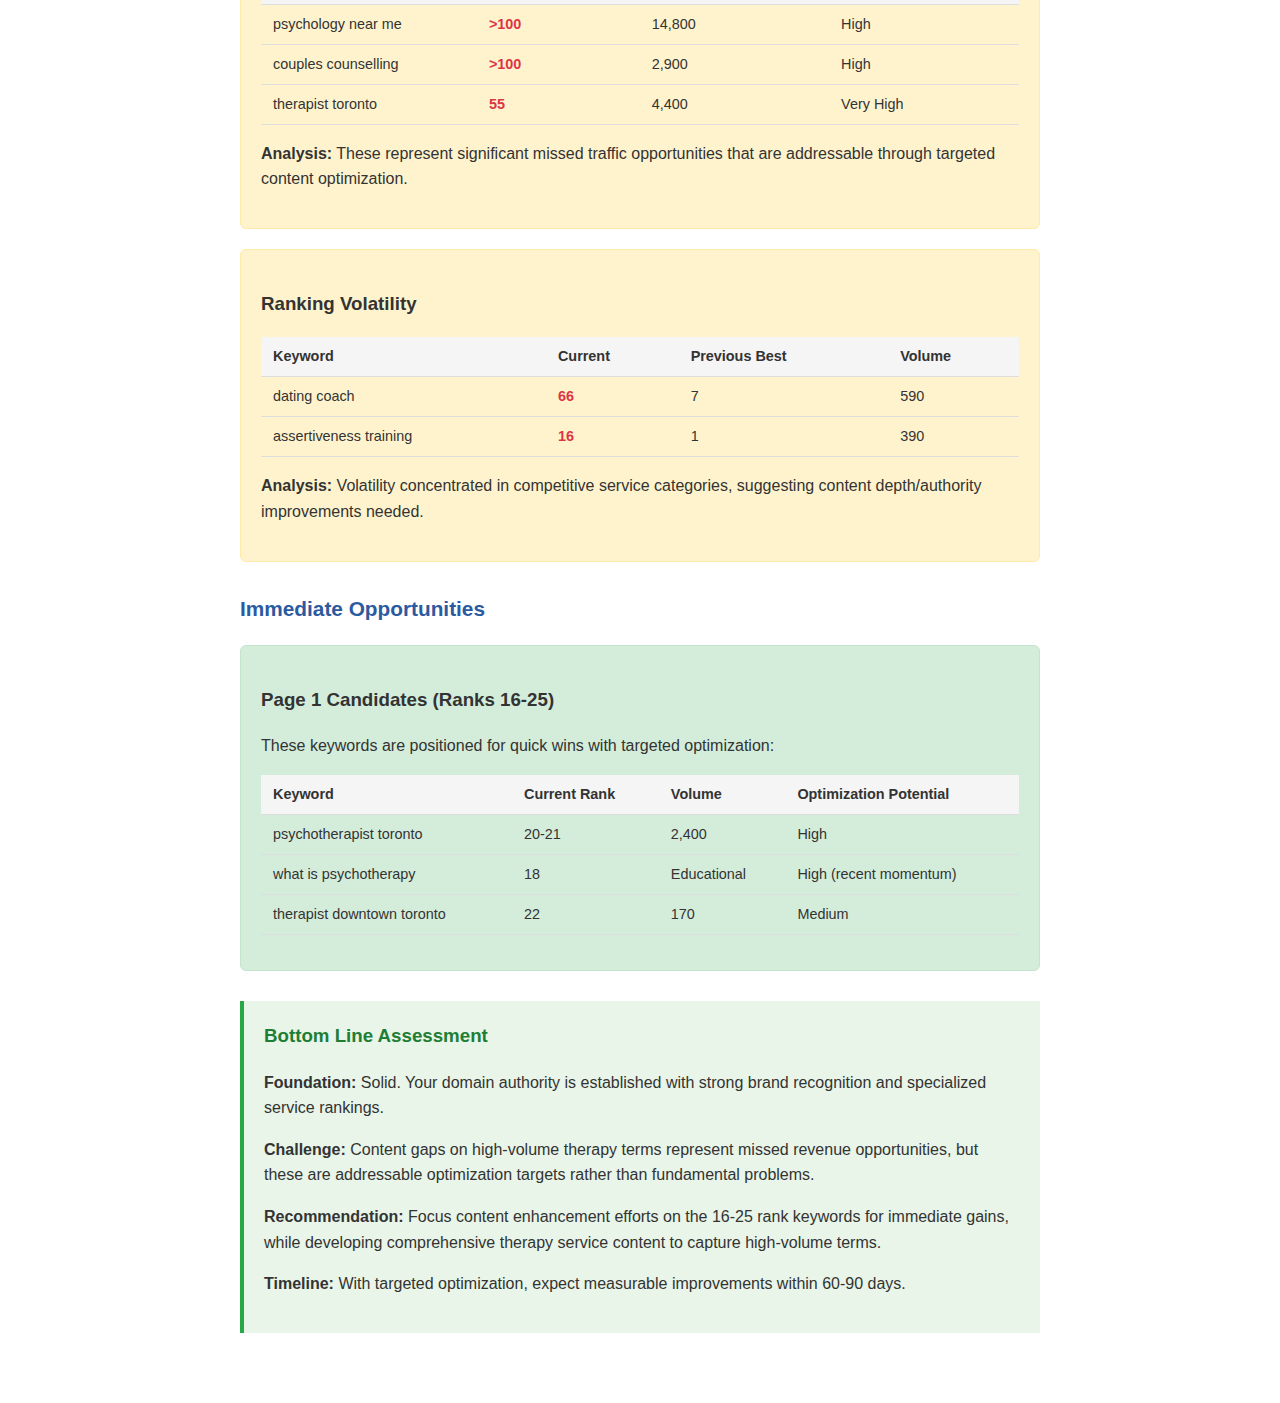
<file: psych-company-july-2025-seo-performance-snapshot.html>
<!DOCTYPE html>
<html lang="en">
<head>
    <meta charset="UTF-8">
    <meta name="viewport" content="width=device-width, initial-scale=1.0">
    <title>SEO Performance Snapshot - Psych Company</title>
    <style>
        body {
            font-family: 'Segoe UI', Tahoma, Geneva, Verdana, sans-serif;
            line-height: 1.6;
            color: #333;
            max-width: 800px;
            margin: 0 auto;
            padding: 40px 20px;
            background: #fff;
        }
        
        .header {
            border-bottom: 3px solid #2c5aa0;
            padding-bottom: 20px;
            margin-bottom: 30px;
        }
        
        h1 {
            font-size: 2em;
            color: #2c5aa0;
            margin: 0;
            font-weight: 400;
        }
        
        .subtitle {
            color: #666;
            font-size: 1.1em;
            margin: 8px 0 0 0;
        }
        
        .executive-summary {
            background: #f8f9ff;
            border: 2px solid #2c5aa0;
            border-radius: 8px;
            padding: 25px;
            margin: 25px 0;
        }
        
        .executive-summary h2 {
            color: #2c5aa0;
            margin-top: 0;
            font-size: 1.3em;
        }
        
        .metrics-row {
            display: grid;
            grid-template-columns: repeat(auto-fit, minmax(160px, 1fr));
            gap: 20px;
            margin: 20px 0;
        }
        
        .metric-box {
            background: #fff;
            border: 1px solid #ddd;
            border-radius: 6px;
            padding: 15px;
            text-align: center;
        }
        
        .metric-number {
            font-size: 1.8em;
            font-weight: 600;
            color: #28a745;
            display: block;
        }
        
        .metric-label {
            color: #666;
            font-size: 0.9em;
            margin-top: 5px;
        }
        
        .section {
            margin: 30px 0;
        }
        
        h2 {
            color: #2c5aa0;
            font-size: 1.3em;
            margin-bottom: 15px;
        }
        
        .highlight-box {
            background: #d4edda;
            border: 1px solid #c3e6cb;
            border-radius: 6px;
            padding: 20px;
            margin: 20px 0;
        }
        
        .concern-box {
            background: #fff3cd;
            border: 1px solid #ffeaa7;
            border-radius: 6px;
            padding: 20px;
            margin: 20px 0;
        }
        
        .data-table {
            width: 100%;
            border-collapse: collapse;
            margin: 15px 0;
            font-size: 0.9em;
        }
        
        .data-table th,
        .data-table td {
            padding: 8px 12px;
            text-align: left;
            border-bottom: 1px solid #ddd;
        }
        
        .data-table th {
            background: #f5f5f5;
            font-weight: 600;
        }
        
        .rank-good {
            color: #28a745;
            font-weight: 600;
        }
        
        .rank-concern {
            color: #dc3545;
            font-weight: 600;
        }
        
        .conclusion {
            background: #e8f5e8;
            border-left: 4px solid #28a745;
            padding: 20px;
            margin: 30px 0;
        }
        
        .conclusion h3 {
            color: #1e7e34;
            margin-top: 0;
        }
        
        @media (max-width: 600px) {
            .metrics-row {
                grid-template-columns: 1fr;
            }
        }
    </style>
</head>
<body>
    <div class="header">
        <h1>SEO Performance Snapshot</h1>
        <div class="subtitle">Psych Company | Keyword Ranking Analysis | Serpple 'Keyword Rankings' data obtained July 22, 2025</div>
    </div>

    <div class="executive-summary">
        <h2>Executive Summary</h2>
        <p><strong>Data Source:</strong> Keyword rankings data and day insights sourced from Serpple 'Keyword Rankings' data export ( https://app.serpple.com/keywords ).</p>
        <p><strong>Domain Authority Status:</strong> Established and functional. Your brand terms rank #1, and you have visibility across 90 relevant keywords.</p>
        <p><strong>Primary Issue:</strong> Content-market alignment gap on high-volume therapy terms, not technical SEO failure.</p>
    </div>

    <div class="section">
        <h2>Current Performance Metrics</h2>
        <div class="metrics-row">
            <div class="metric-box">
                <span class="metric-number">3</span>
                <div class="metric-label">#1 Rankings</div>
            </div>
            <div class="metric-box">
                <span class="metric-number">90</span>
                <div class="metric-label">Keywords Tracked</div>
            </div>
            <div class="metric-box">
                <span class="metric-number">27</span>
                <div class="metric-label">Recent Gains (7d)</div>
            </div>
        </div>
    </div>

    <div class="section">
        <h2>Strengths</h2>
        <div class="highlight-box">
            <h3>Established Market Position</h3>
            <table class="data-table">
                <thead>
                    <tr><th>Keyword</th><th>Rank</th><th>Volume</th><th>Status</th></tr>
                </thead>
                <tbody>
                    <tr><td>psych company</td><td class="rank-good">1</td><td>110</td><td>Stable</td></tr>
                    <tr><td>psychology company</td><td class="rank-good">1</td><td>110</td><td>Stable</td></tr>
                    <tr><td>assertiveness training toronto</td><td class="rank-good">1</td><td>50</td><td>Stable</td></tr>
                </tbody>
            </table>
            <p><strong>Analysis:</strong> Google recognizes your expertise and authority in your core service areas.</p>
        </div>

        <div class="highlight-box">
            <h3>Recent Momentum</h3>
            <p>Several keywords showing upward movement in past 7 days:</p>
            <ul>
                <li><strong>"what is psychotherapy"</strong> - Up 14 positions to rank 18</li>
                <li><strong>"depression counselling"</strong> - Up 5 positions (390 monthly searches)</li>
                <li><strong>"psychology companies"</strong> - Up 5 positions to rank 2</li>
            </ul>
            <p><strong>Analysis:</strong> Your content optimization efforts are working and gaining traction.</p>
        </div>
    </div>

    <div class="section">
        <h2>Areas Requiring Attention</h2>
        <div class="concern-box">
            <h3>High-Volume Opportunity Gaps</h3>
            <table class="data-table">
                <thead>
                    <tr><th>Keyword</th><th>Current Rank</th><th>Monthly Volume</th><th>Revenue Impact</th></tr>
                </thead>
                <tbody>
                    <tr><td>psychology near me</td><td class="rank-concern">>100</td><td>14,800</td><td>High</td></tr>
                    <tr><td>couples counselling</td><td class="rank-concern">>100</td><td>2,900</td><td>High</td></tr>
                    <tr><td>therapist toronto</td><td class="rank-concern">55</td><td>4,400</td><td>Very High</td></tr>
                </tbody>
            </table>
            <p><strong>Analysis:</strong> These represent significant missed traffic opportunities that are addressable through targeted content optimization.</p>
        </div>

        <div class="concern-box">
            <h3>Ranking Volatility</h3>
            <table class="data-table">
                <thead>
                    <tr><th>Keyword</th><th>Current</th><th>Previous Best</th><th>Volume</th></tr>
                </thead>
                <tbody>
                    <tr><td>dating coach</td><td class="rank-concern">66</td><td>7</td><td>590</td></tr>
                    <tr><td>assertiveness training</td><td class="rank-concern">16</td><td>1</td><td>390</td></tr>
                </tbody>
            </table>
            <p><strong>Analysis:</strong> Volatility concentrated in competitive service categories, suggesting content depth/authority improvements needed.</p>
        </div>
    </div>

    <div class="section">
        <h2>Immediate Opportunities</h2>
        <div class="highlight-box">
            <h3>Page 1 Candidates (Ranks 16-25)</h3>
            <p>These keywords are positioned for quick wins with targeted optimization:</p>
            <table class="data-table">
                <thead>
                    <tr><th>Keyword</th><th>Current Rank</th><th>Volume</th><th>Optimization Potential</th></tr>
                </thead>
                <tbody>
                    <tr><td>psychotherapist toronto</td><td>20-21</td><td>2,400</td><td>High</td></tr>
                    <tr><td>what is psychotherapy</td><td>18</td><td>Educational</td><td>High (recent momentum)</td></tr>
                    <tr><td>therapist downtown toronto</td><td>22</td><td>170</td><td>Medium</td></tr>
                </tbody>
            </table>
        </div>
    </div>

    <div class="conclusion">
        <h3>Bottom Line Assessment</h3>
        <p><strong>Foundation:</strong> Solid. Your domain authority is established with strong brand recognition and specialized service rankings.</p>
        <p><strong>Challenge:</strong> Content gaps on high-volume therapy terms represent missed revenue opportunities, but these are addressable optimization targets rather than fundamental problems.</p>
        <p><strong>Recommendation:</strong> Focus content enhancement efforts on the 16-25 rank keywords for immediate gains, while developing comprehensive therapy service content to capture high-volume terms.</p>
        <p><strong>Timeline:</strong> With targeted optimization, expect measurable improvements within 60-90 days.</p>
    </div>
</body>
</html>
</file>
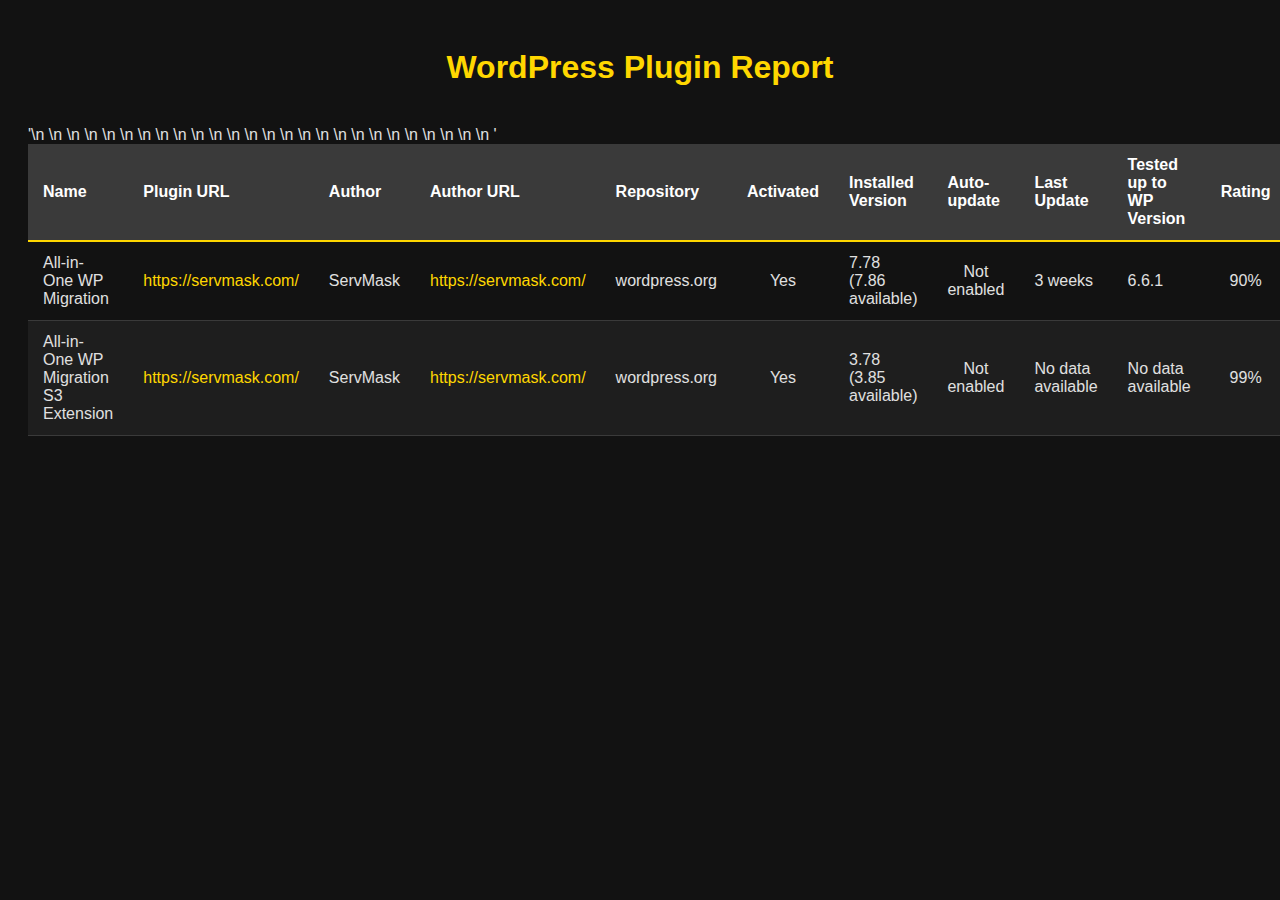
<file: psychcompany_wp_plugin_report__sep_2024.html>
<!DOCTYPE html>
<html lang="en">
<head>
    <meta charset="UTF-8">
    <meta name="viewport" content="width=device-width, initial-scale=1.0">
    <title>Plugin Report</title>
    <style>
        body {
            font-family: 'Segoe UI', Tahoma, Geneva, Verdana, sans-serif;
            background-color: #121212;
            color: #E0E0E0;
            padding: 20px;
        }
        h1 {
            color: #FFD700;
            text-align: center;
            margin-bottom: 40px;
        }
        table {
            width: 100%;
            border-collapse: collapse;
            margin-bottom: 40px;
        }
        th, td {
            padding: 12px 15px;
            text-align: left;
        }
        thead th {
            background-color: #3A3A3A;
            color: #FFFFFF;
            border-bottom: 2px solid #FFD700;
        }
        tbody tr {
            border-bottom: 1px solid #3A3A3A;
        }
        tbody tr:nth-child(even) {
            background-color: #1E1E1E;
        }
        tbody tr:hover {
            background-color: #2E2E2E;
        }
        tbody td {
            color: #E0E0E0;
        }
        a {
            color: #FFD700;
            text-decoration: none;
        }
        a:hover {
            text-decoration: underline;
        }
        .center-text {
            text-align: center;
        }
    </style>
</head>
<body>
    <h1>WordPress Plugin Report</h1>
    <table>
        <thead>
            <tr>
                <th>Name</th>
                <th>Plugin URL</th>
                <th>Author</th>
                <th>Author URL</th>
                <th>Repository</th>
                <th>Activated</th>
                <th>Installed Version</th>
                <th>Auto-update</th>
                <th>Last Update</th>
                <th>Tested up to WP Version</th>
                <th>Rating</th>
            </tr>
        </thead>
        <tbody>
'\n    <tr>\n        <td>All-in-One WP Migration</td>\n        <td><a href="https://servmask.com/">https://servmask.com/</a></td>\n        <td>ServMask</td>\n        <td><a href="https://servmask.com/">https://servmask.com/</a></td>\n        <td>wordpress.org</td>\n        <td class="center-text">Yes</td>\n        <td>7.78 (7.86 available)</td>\n        <td class="center-text">Not enabled</td>\n        <td>3 weeks</td>\n        <td>6.6.1</td>\n        <td class="center-text">90%</td>\n    </tr>\n    \n    <tr>\n        <td>All-in-One WP Migration S3 Extension</td>\n        <td><a href="https://servmask.com/">https://servmask.com/</a></td>\n        <td>ServMask</td>\n        <td><a href="https://servmask.com/">https://servmask.com/</a></td>\n        <td>wordpress.org</td>\n        <td class="center-text">Yes</td>\n        <td>3.78 (3.85 available)</td>\n        <td class="center-text">Not enabled</td>\n        <td>No data available</td>\n        <td>No data available</td>\n        <td class="center-text">99%</td>'
        </tbody>
    </table>
</body>
</html>
</file>
